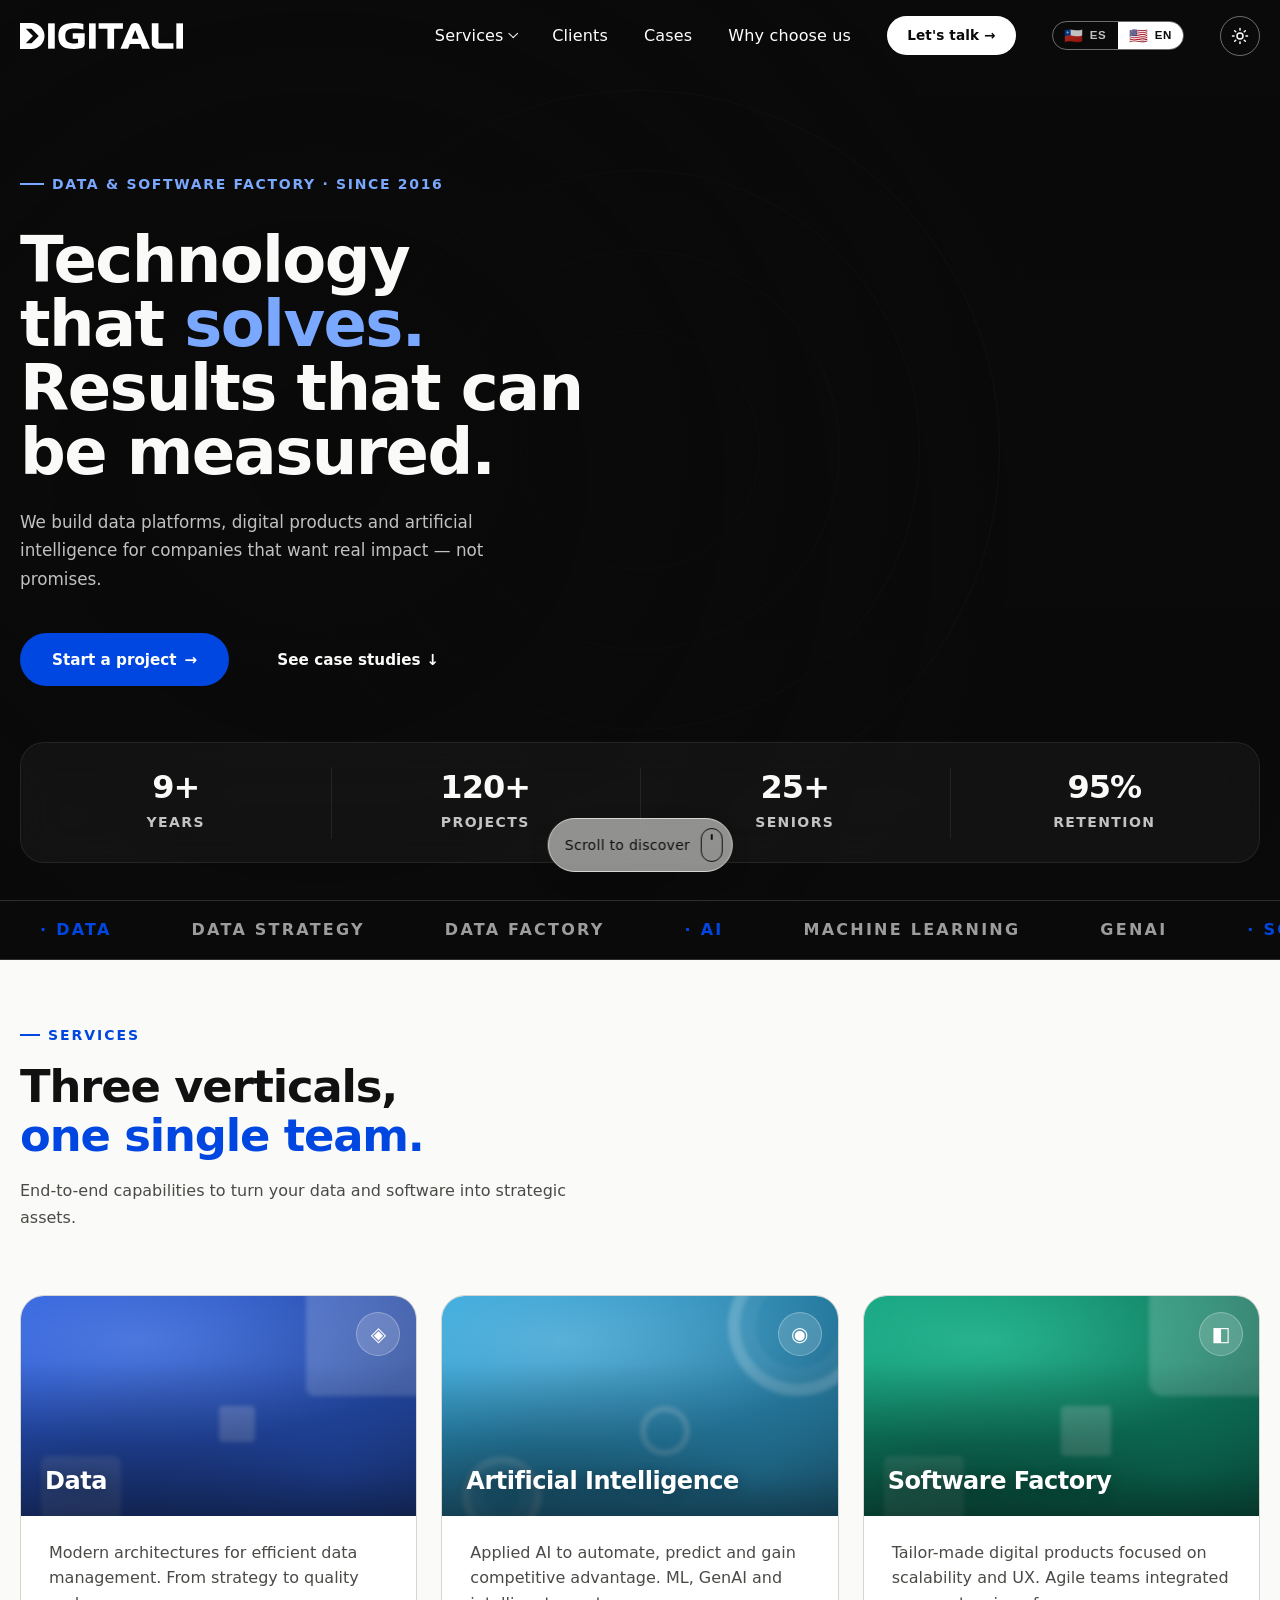
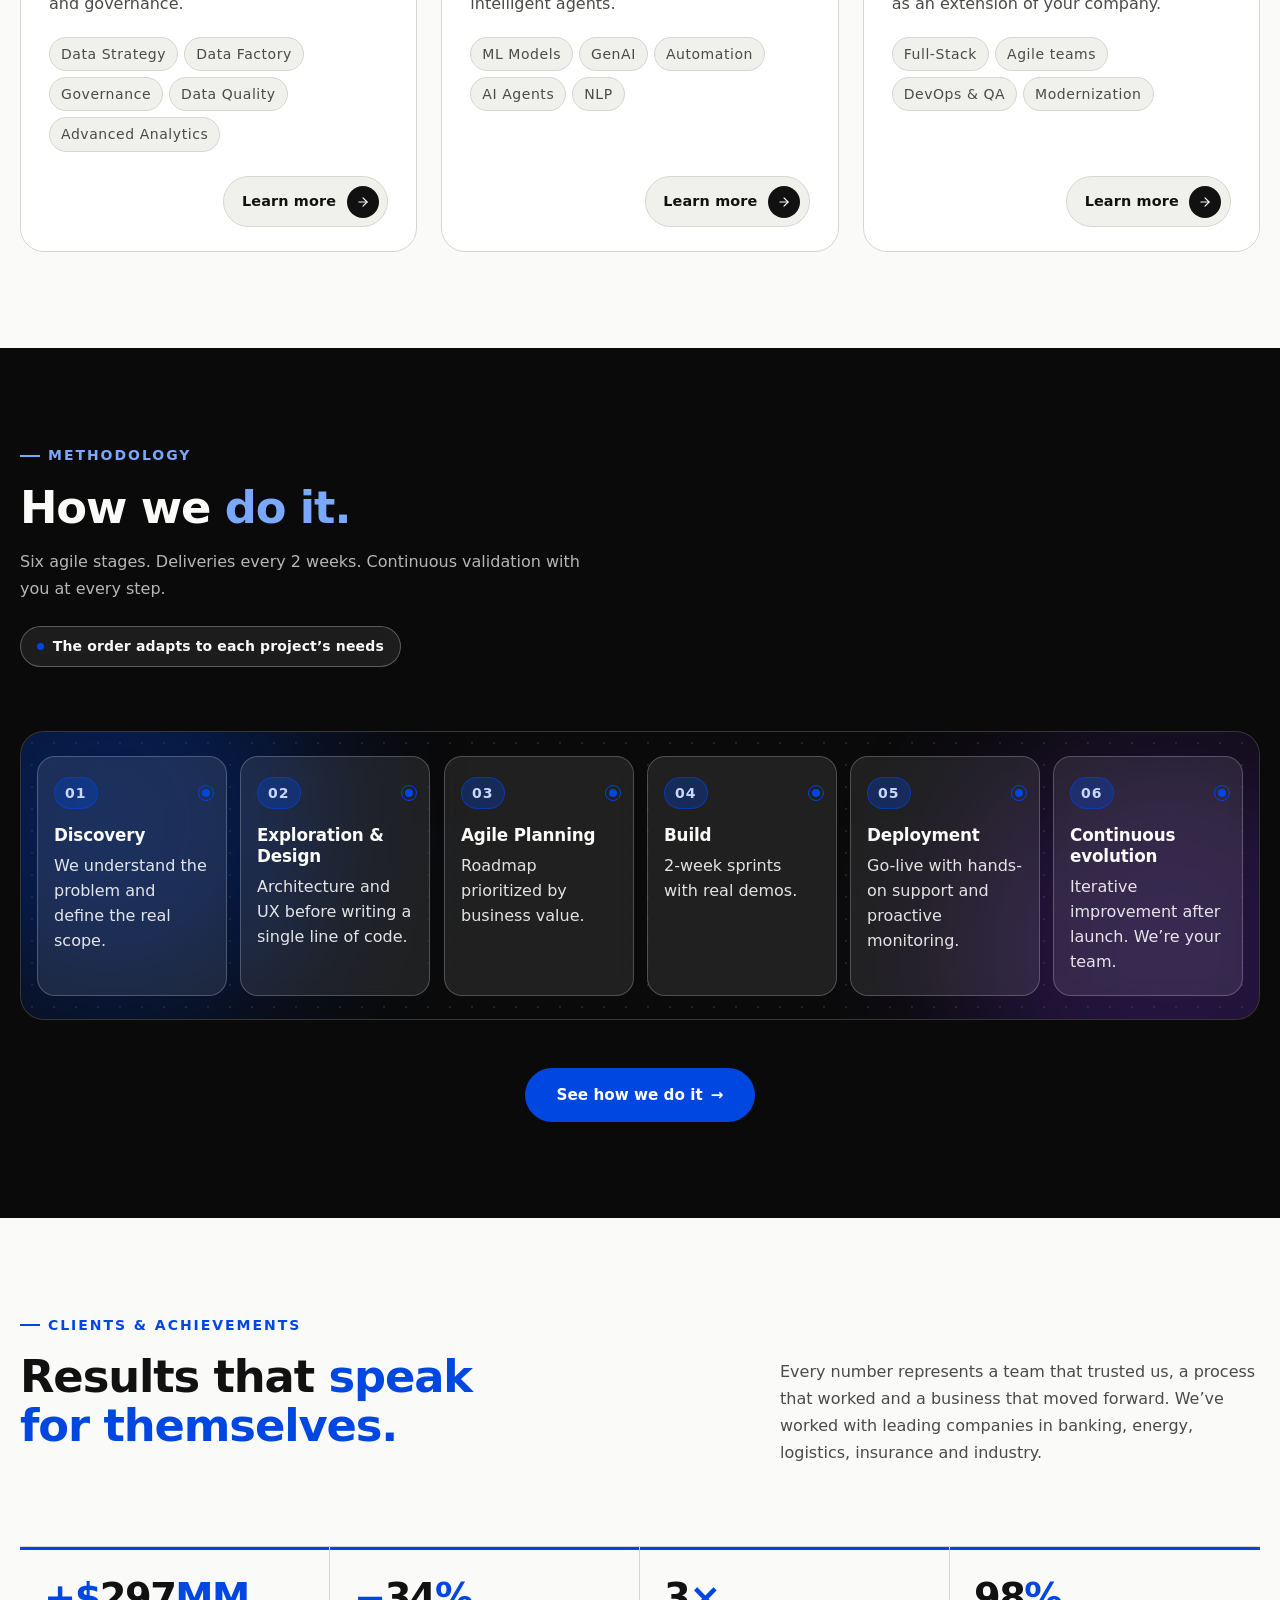
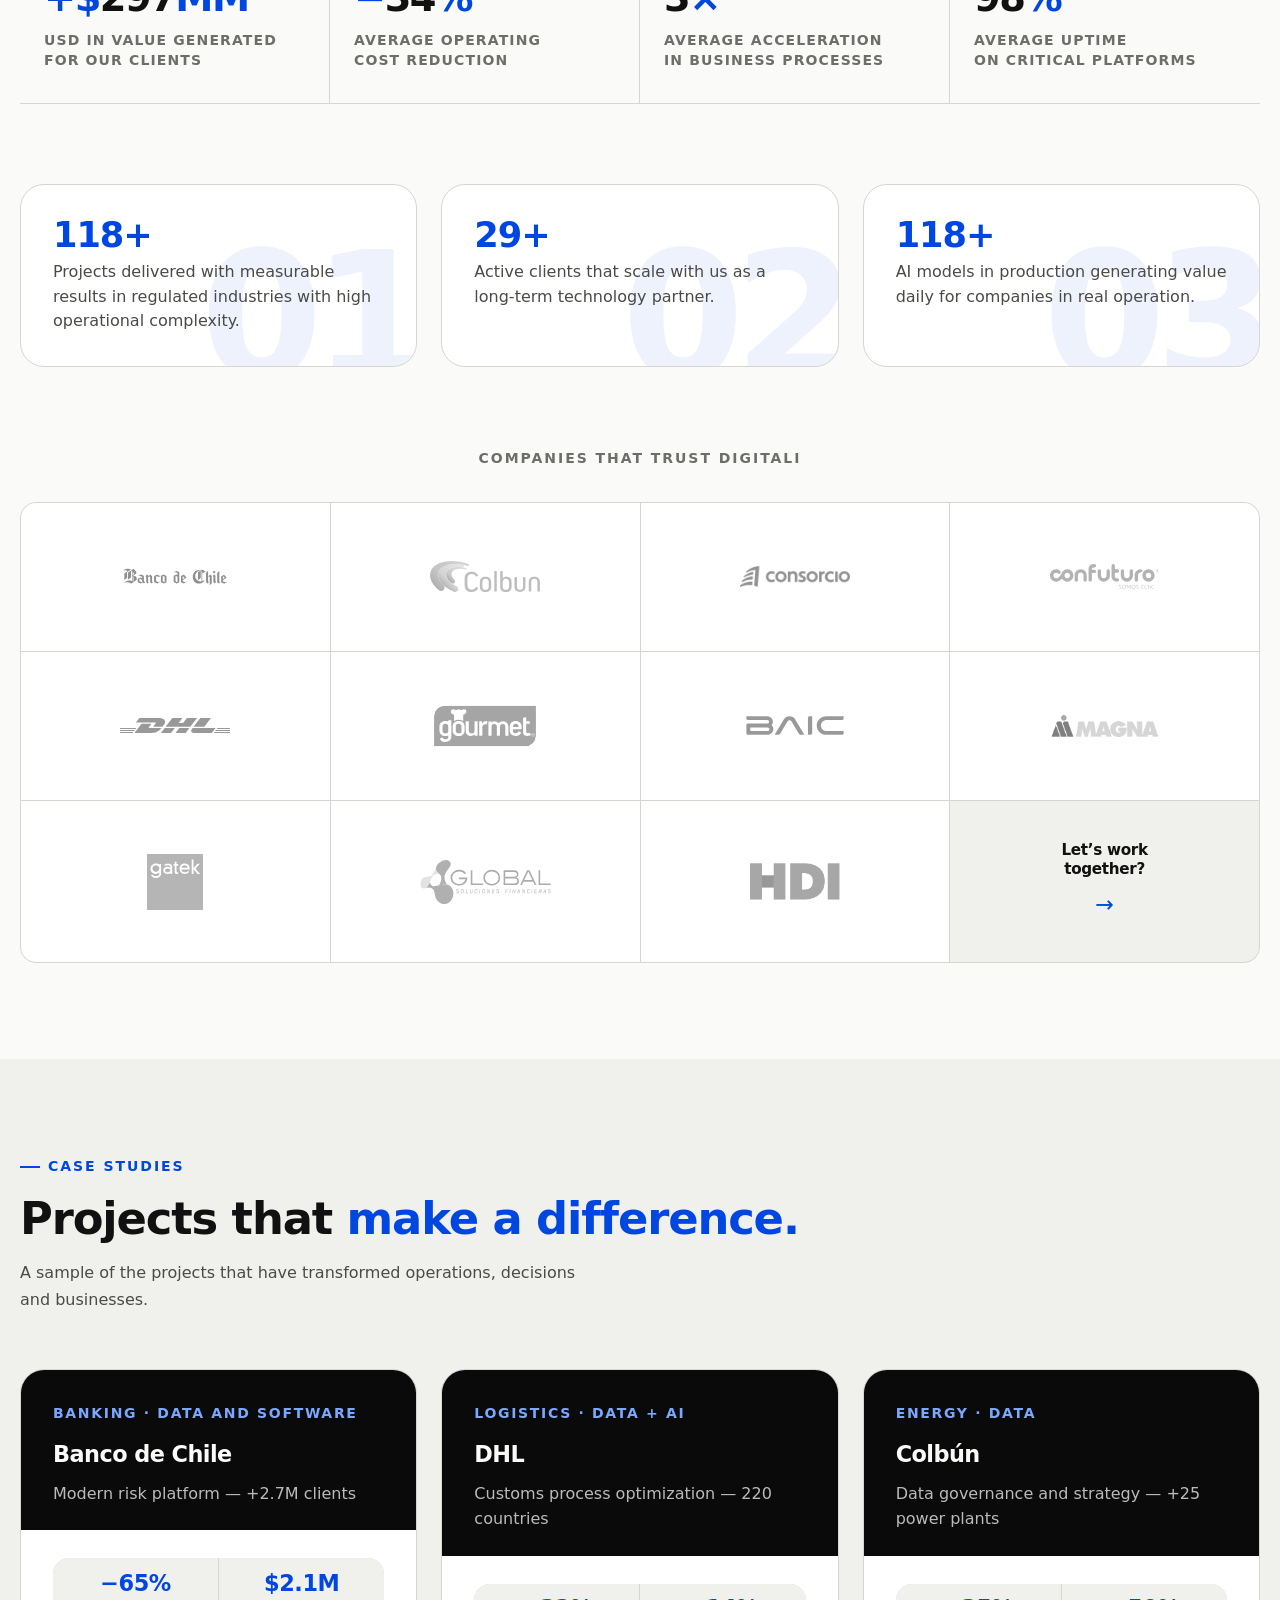
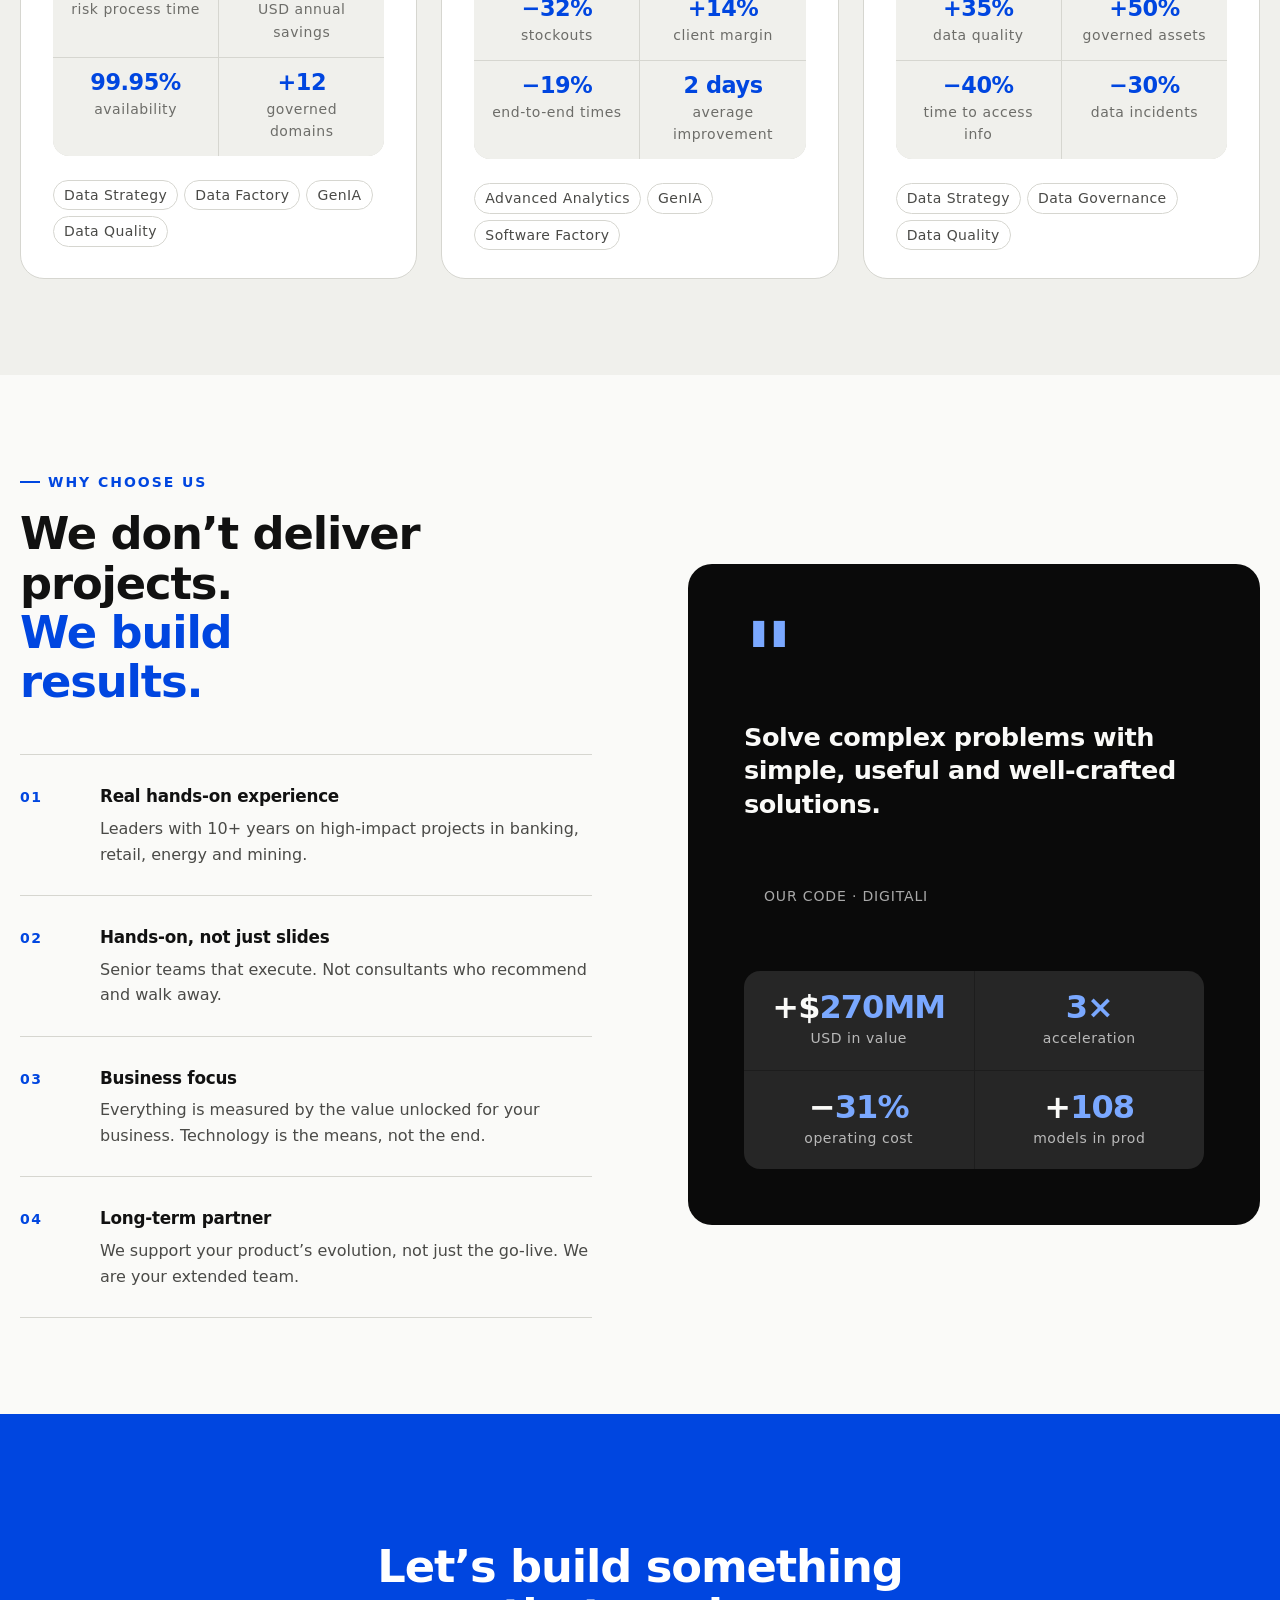
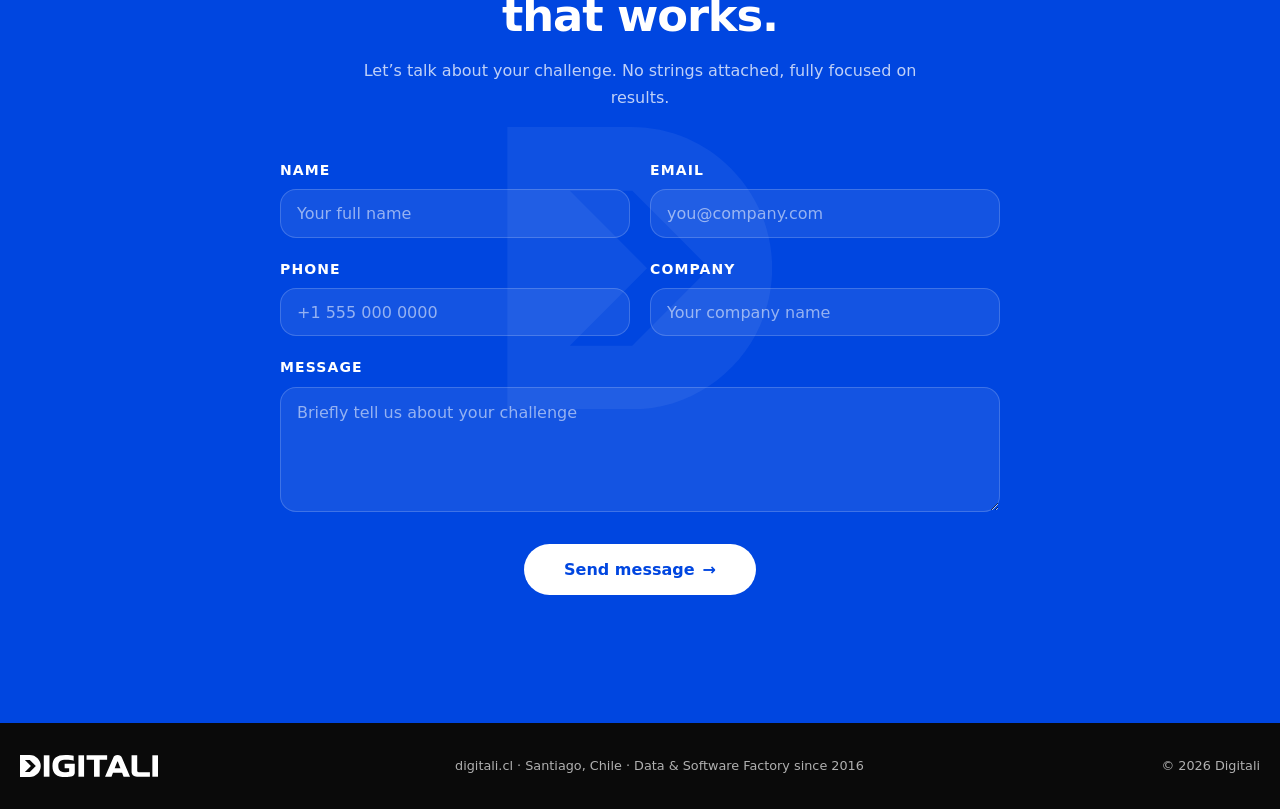
<file: index.html>
<!DOCTYPE html>
<html lang="es" data-theme="light">

<head>
  <meta charset="UTF-8">
  <meta name="viewport" content="width=device-width, initial-scale=1.0">

  <!-- Primary meta -->
  <title>Digitali · Data &amp; Software Factory en Chile</title>
  <meta name="description"
    content="Digitali construye plataformas de datos, productos digitales e inteligencia artificial para empresas que quieren transformar su negocio. +120 proyectos, +9 años, equipo end-to-end.">
  <meta name="keywords" content="data factory, software factory, inteligencia artificial, IA, machine learning, GenAI, data strategy, data governance, consultora datos Chile, Santiago, Digitali">
  <meta name="author" content="Digitali">
  <meta name="robots" content="index, follow, max-image-preview:large">
  <meta name="theme-color" content="#0046E0">
  <link rel="canonical" href="https://digitali.cl/">

  <!-- Open Graph -->
  <meta property="og:type" content="website">
  <meta property="og:locale" content="es_CL">
  <meta property="og:site_name" content="Digitali">
  <meta property="og:url" content="https://digitali.cl/">
  <meta property="og:title" content="Digitali · Data &amp; Software Factory en Chile">
  <meta property="og:description"
    content="Plataformas de datos, productos digitales e IA aplicada. End-to-end, desde la estrategia hasta operación continua.">
  <meta property="og:image" content="https://digitali.cl/assets/og-image.png">

  <!-- Twitter Card -->
  <meta name="twitter:card" content="summary_large_image">
  <meta name="twitter:title" content="Digitali · Data &amp; Software Factory">
  <meta name="twitter:description"
    content="Plataformas de datos, productos digitales e IA aplicada para empresas que toman decisiones con confianza.">
  <meta name="twitter:image" content="https://digitali.cl/assets/og-image.png">

  <!-- Assets · preload critical -->
  <link rel="preload" as="image" type="image/svg+xml" href="assets/digitali-logo.svg" fetchpriority="high">
  <link rel="stylesheet" href="css/tokens.css">
  <link rel="stylesheet" href="css/style.css">
  <link rel="icon" type="image/svg+xml" href="assets/favicon.svg">

  <!-- Structured data · Organization -->
  <script type="application/ld+json">
  {
    "@context": "https://schema.org",
    "@type": "Organization",
    "name": "Digitali",
    "alternateName": "Digitali Data & Software Factory",
    "url": "https://digitali.cl",
    "logo": "https://digitali.cl/assets/digitali-logo.svg",
    "description": "Data & Software Factory en Chile. Construimos plataformas de datos, productos digitales e inteligencia artificial.",
    "foundingDate": "2016",
    "address": {
      "@type": "PostalAddress",
      "addressLocality": "Santiago",
      "addressCountry": "CL"
    },
    "areaServed": { "@type": "Country", "name": "Chile" },
    "knowsAbout": ["Data Strategy", "Data Governance", "Machine Learning", "Inteligencia Artificial Generativa", "Software Factory", "Cloud", "Analytics"]
  }
  </script>

  <!-- Structured data · Website with SearchAction -->
  <script type="application/ld+json">
  {
    "@context": "https://schema.org",
    "@type": "WebSite",
    "name": "Digitali",
    "url": "https://digitali.cl/",
    "inLanguage": "es-CL"
  }
  </script>
</head>

<body>

  <a href="#main" class="skip-link" data-i18n="skip.main">Saltar al contenido principal</a>

  <!-- Shared nav + mobile menu (injected by js/partials.js) -->
  <div data-include="header"></div>

  <main id="main">

  <!-- SCROLL HINT -->
  <a href="#services" class="scroll-hint" id="scrollHint" data-i18n-attr="aria-label:aria.scroll_services" aria-label="Bajar a la sección de servicios">
    <span class="scroll-hint-label" data-i18n="hero.scroll_hint">Desliza para descubrir</span>
    <span class="scroll-hint-mouse" aria-hidden="true">
      <span class="scroll-hint-wheel"></span>
    </span>
  </a>

  <!-- HERO -->
  <section id="hero" class="hero-banner" aria-labelledby="hero-title">
    <video class="hero-video" autoplay muted loop playsinline preload="auto" aria-hidden="true">
      <source src="assets/hero.mp4" type="video/mp4">
    </video>

    <div class="hero-rings" aria-hidden="true">
      <div class="hero-ring"></div>
      <div class="hero-ring"></div>
      <div class="hero-ring"></div>
      <div class="hero-ring"></div>
    </div>

    <div class="hero-overlay" aria-hidden="true"></div>

    <div class="hero-content">
      <div class="hero-left">
        <div class="hero-eyebrow" data-i18n="hero.eyebrow">Data &amp; Software Factory · Desde 2016</div>
        <h1 id="hero-title" class="hero-title" data-i18n-html="hero.title">
          Tecnología<br>que <em>resuelve.</em><br>Resultados<br>que se miden.
        </h1>
        <p class="hero-subtitle" data-i18n="hero.subtitle">
          Construimos plataformas de datos, productos digitales e inteligencia artificial para empresas que quieren
          impacto real — no promesas.
        </p>
        <div class="hero-actions">
          <a href="#cta" class="btn-primary"><span data-i18n="hero.cta.start">Iniciar proyecto</span><span aria-hidden="true"> →</span></a>
          <a href="#cases" class="btn-ghost"><span data-i18n="hero.cta.cases">Ver casos de éxito</span><span aria-hidden="true"> ↓</span></a>
        </div>
      </div>
      <div class="hero-right">
        <div class="hero-stats">
          <div class="stat-cell">
            <div class="stat-num"><span data-count="9" data-suffix="+">0</span></div>
            <div class="stat-lbl" data-i18n="hero.stats.years">Años</div>
          </div>
          <div class="stat-cell">
            <div class="stat-num"><span data-count="120" data-suffix="+">0</span></div>
            <div class="stat-lbl" data-i18n="hero.stats.projects">Proyectos</div>
          </div>
          <div class="stat-cell">
            <div class="stat-num"><span data-count="25" data-suffix="+">0</span></div>
            <div class="stat-lbl" data-i18n="hero.stats.seniors">Seniors</div>
          </div>
          <div class="stat-cell">
            <div class="stat-num"><span data-count="95" data-suffix="%">0</span></div>
            <div class="stat-lbl" data-i18n="hero.stats.retention">NPS</div>
          </div>
        </div>
      </div>
    </div>
  </section>

  <!-- SERVICES -->
  <section id="services" aria-labelledby="services-title">
    <!-- MARQUEE (encabezado de la sección) -->
    <div class="marquee-wrap" aria-hidden="true">
      <div class="marquee-track">
        <span class="marquee-item accent"><span data-i18n="marquee.data">· Datos</span></span>
        <span class="marquee-item">Data Strategy</span>
        <span class="marquee-item">Data Factory</span>
        <span class="marquee-item accent"><span data-i18n="marquee.ai">· IA</span></span>
        <span class="marquee-item">Machine Learning</span>
        <span class="marquee-item">GenAI</span>
        <span class="marquee-item accent">· Software</span>
        <span class="marquee-item">Full-Stack</span>
        <span class="marquee-item">DevOps</span>
        <span class="marquee-item">Agile</span>
        <span class="marquee-item accent">· Cloud</span>
        <span class="marquee-item">Databricks</span>
        <span class="marquee-item">Snowflake</span>
        <span class="marquee-item">AWS</span>
        <span class="marquee-item">Azure</span>
        <span class="marquee-item">GCP</span>
        <span class="marquee-item accent"><span data-i18n="marquee.data">· Datos</span></span>
        <span class="marquee-item">Data Strategy</span>
        <span class="marquee-item">Data Factory</span>
        <span class="marquee-item accent"><span data-i18n="marquee.ai">· IA</span></span>
        <span class="marquee-item">Machine Learning</span>
        <span class="marquee-item">GenAI</span>
        <span class="marquee-item accent">· Software</span>
        <span class="marquee-item">Full-Stack</span>
        <span class="marquee-item">DevOps</span>
        <span class="marquee-item">Agile</span>
        <span class="marquee-item accent">· Cloud</span>
        <span class="marquee-item">Databricks</span>
        <span class="marquee-item">Snowflake</span>
        <span class="marquee-item">AWS</span>
        <span class="marquee-item">Azure</span>
        <span class="marquee-item">GCP</span>
      </div>
    </div>

    <div class="services-header reveal">
      <div class="section-eyebrow" data-i18n="services.eyebrow">Servicios</div>
      <h2 id="services-title" class="section-title" data-i18n-html="services.title">Tres verticales,<br><em>un solo equipo.</em></h2>
      <p class="section-sub" data-i18n="services.sub">Capacidades end-to-end para que el dato y el software sean activos estratégicos de tu
        empresa.</p>
    </div>
    <div class="services-grid">
      <article class="service-card reveal reveal-delay-1" data-service="data">
        <div class="service-media">
          <span class="service-media-orb"></span>
          <span class="service-media-orb"></span>
          <span class="service-media-orb"></span>
          <div class="service-media-icon" aria-hidden="true">◈</div>
          <div class="service-media-overlay">
            <h3 class="service-name" data-i18n="submenu.data.title">Datos</h3>
          </div>
        </div>
        <div class="service-body">
          <p class="service-desc" data-i18n="services.data.desc">Arquitecturas modernas para la gestión eficiente de datos. Desde la estrategia hasta la
            calidad y gobierno.</p>
          <div class="service-tags">
            <span class="tag">Data Strategy</span>
            <span class="tag">Data Factory</span>
            <span class="tag">Governance</span>
            <span class="tag">Data Quality</span>
            <span class="tag">Advanced Analytics</span>
          </div>
          <a href="services/data.html" class="service-cta">
            <span class="service-cta-label" data-i18n="services.cta_more">Conocer más</span>
            <span class="service-cta-icon" aria-hidden="true">
              <svg viewBox="0 0 24 24" fill="none" stroke="currentColor" stroke-width="2"
                stroke-linecap="round" stroke-linejoin="round">
                <line x1="5" y1="12" x2="19" y2="12" />
                <polyline points="12 5 19 12 12 19" />
              </svg>
            </span>
          </a>
        </div>
      </article>
      <article class="service-card reveal reveal-delay-2" data-service="ai">
        <div class="service-media">
          <span class="service-media-orb"></span>
          <span class="service-media-orb"></span>
          <span class="service-media-orb"></span>
          <div class="service-media-icon" aria-hidden="true">◉</div>
          <div class="service-media-overlay">
            <h3 class="service-name" data-i18n="submenu.ai.title">Inteligencia Artificial</h3>
          </div>
        </div>
        <div class="service-body">
          <p class="service-desc" data-i18n="services.ai.desc">IA aplicada para automatizar, predecir y ganar ventaja competitiva. ML, GenAI y agentes
            inteligentes.</p>
          <div class="service-tags">
            <span class="tag" data-i18n="services.ai.tag1">Modelos ML</span>
            <span class="tag">GenAI</span>
            <span class="tag" data-i18n="services.ai.tag3">Automatización</span>
            <span class="tag" data-i18n="services.ai.tag4">Agentes IA</span>
            <span class="tag">NLP</span>
          </div>
          <a href="services/artificial-intelligence.html" class="service-cta">
            <span class="service-cta-label" data-i18n="services.cta_more">Conocer más</span>
            <span class="service-cta-icon" aria-hidden="true">
              <svg viewBox="0 0 24 24" fill="none" stroke="currentColor" stroke-width="2"
                stroke-linecap="round" stroke-linejoin="round">
                <line x1="5" y1="12" x2="19" y2="12" />
                <polyline points="12 5 19 12 12 19" />
              </svg>
            </span>
          </a>
        </div>
      </article>
      <article class="service-card reveal reveal-delay-3" data-service="software">
        <div class="service-media">
          <span class="service-media-orb"></span>
          <span class="service-media-orb"></span>
          <span class="service-media-orb"></span>
          <div class="service-media-icon" aria-hidden="true">◧</div>
          <div class="service-media-overlay">
            <h3 class="service-name" data-i18n="submenu.sw.title">Software Factory</h3>
          </div>
        </div>
        <div class="service-body">
          <p class="service-desc" data-i18n="services.sw.desc">Productos digitales a medida con foco en escalabilidad y UX. Equipos ágiles integrados
            como extensión de tu empresa.</p>
          <div class="service-tags">
            <span class="tag">Full-Stack</span>
            <span class="tag" data-i18n="services.sw.tag2">Equipos ágiles</span>
            <span class="tag">DevOps & QA</span>
            <span class="tag" data-i18n="services.sw.tag4">Modernización</span>
          </div>
          <a href="services/software-factory.html" class="service-cta">
            <span class="service-cta-label" data-i18n="services.cta_more">Conocer más</span>
            <span class="service-cta-icon" aria-hidden="true">
              <svg viewBox="0 0 24 24" fill="none" stroke="currentColor" stroke-width="2"
                stroke-linecap="round" stroke-linejoin="round">
                <line x1="5" y1="12" x2="19" y2="12" />
                <polyline points="12 5 19 12 12 19" />
              </svg>
            </span>
          </a>
        </div>
      </article>
    </div>
  </section>

  <!-- HOW -->
  <section id="how" aria-labelledby="how-title">
    <div class="how-header reveal">
      <div class="section-eyebrow" data-i18n="how.eyebrow">Metodología</div>
      <h2 id="how-title" class="section-title" data-i18n-html="how.title">Cómo lo <em>hacemos.</em></h2>
      <p class="section-sub" data-i18n="how.sub">Seis etapas ágiles. Entregas cada 2 semanas. Validación continua contigo en cada paso.</p>
      <div class="how-tag">
        <span class="how-tag-dot" aria-hidden="true"></span>
        <span data-i18n="how.tag_note">El orden se adapta a las necesidades de cada proyecto</span>
      </div>
    </div>
    <div class="steps-flow reveal" id="stepsFlow" data-i18n-attr="aria-label:aria.steps_flow" aria-label="Etapas del proyecto, orden adaptable">
      <span class="steps-flow-glow steps-flow-glow-1" aria-hidden="true"></span>
      <span class="steps-flow-glow steps-flow-glow-2" aria-hidden="true"></span>
      <article class="step-chip">
        <div class="step-chip-inner">
          <div class="step-chip-head">
            <span class="step-chip-num" aria-hidden="true">01</span>
            <span class="step-chip-pulse" aria-hidden="true"></span>
          </div>
          <h3 class="step-chip-name" data-i18n="how.step.1.name">Descubrimiento</h3>
          <p class="step-chip-desc" data-i18n="how.step.1.desc">Entendemos el problema y definimos el alcance real.</p>
        </div>
      </article>
      <article class="step-chip">
        <div class="step-chip-inner">
          <div class="step-chip-head">
            <span class="step-chip-num" aria-hidden="true">02</span>
            <span class="step-chip-pulse" aria-hidden="true"></span>
          </div>
          <h3 class="step-chip-name" data-i18n="how.step.2.name">Exploración &amp; Diseño</h3>
          <p class="step-chip-desc" data-i18n="how.step.2.desc">Arquitectura y UX antes de escribir una línea de código.</p>
        </div>
      </article>
      <article class="step-chip">
        <div class="step-chip-inner">
          <div class="step-chip-head">
            <span class="step-chip-num" aria-hidden="true">03</span>
            <span class="step-chip-pulse" aria-hidden="true"></span>
          </div>
          <h3 class="step-chip-name" data-i18n="how.step.3.name">Planificación Ágil</h3>
          <p class="step-chip-desc" data-i18n="how.step.3.desc">Roadmap priorizado por valor de negocio.</p>
        </div>
      </article>
      <article class="step-chip">
        <div class="step-chip-inner">
          <div class="step-chip-head">
            <span class="step-chip-num" aria-hidden="true">04</span>
            <span class="step-chip-pulse" aria-hidden="true"></span>
          </div>
          <h3 class="step-chip-name" data-i18n="how.step.4.name">Construcción</h3>
          <p class="step-chip-desc" data-i18n="how.step.4.desc">Sprints de 2 semanas con demos reales.</p>
        </div>
      </article>
      <article class="step-chip">
        <div class="step-chip-inner">
          <div class="step-chip-head">
            <span class="step-chip-num" aria-hidden="true">05</span>
            <span class="step-chip-pulse" aria-hidden="true"></span>
          </div>
          <h3 class="step-chip-name" data-i18n="how.step.5.name">Despliegue</h3>
          <p class="step-chip-desc" data-i18n="how.step.5.desc">Go-live con acompañamiento y monitoreo proactivo.</p>
        </div>
      </article>
      <article class="step-chip">
        <div class="step-chip-inner">
          <div class="step-chip-head">
            <span class="step-chip-num" aria-hidden="true">06</span>
            <span class="step-chip-pulse" aria-hidden="true"></span>
          </div>
          <h3 class="step-chip-name" data-i18n="how.step.6.name">Evolución continua</h3>
          <p class="step-chip-desc" data-i18n="how.step.6.desc">Mejora iterativa post-lanzamiento. Somos tu equipo.</p>
        </div>
      </article>
    </div>
    <div class="how-cta reveal">
      <a href="how-we-do-it.html" class="btn-primary"><span data-i18n="how.cta_button">Conoce cómo lo hacemos</span><span aria-hidden="true"> →</span></a>
    </div>
  </section>

  <!-- ACHIEVEMENTS / CLIENTES Y LOGROS -->
  <section id="achievements" aria-labelledby="achievements-title">
    <div class="achievements-header">
      <div class="reveal">
        <div class="section-eyebrow" data-i18n="achievements.eyebrow">Clientes &amp; Logros</div>
        <h2 id="achievements-title" class="section-title" data-i18n-html="achievements.title">Resultados que <em>hablan<br>por nosotros.</em></h2>
      </div>
      <div class="achievements-header-right reveal reveal-delay-1" data-i18n="achievements.intro">
        Cada número representa un equipo que confió, un proceso que funcionó y un negocio que avanzó. Hemos trabajado
        con empresas líderes en banca, energía, logística, seguros e industria.
      </div>
    </div>

    <!-- Números grandes animados -->
    <div class="achievements-numbers">
      <div class="achievement-cell" data-animate>
        <div class="achievement-number">
          <span class="prefix">+$</span><span class="num" data-count="300">0</span><span class="suffix">MM</span>
        </div>
        <div class="achievement-label" data-i18n-html="achievements.num1.label">USD en valor generado<br>para nuestros clientes</div>
      </div>
      <div class="achievement-cell" data-animate>
        <div class="achievement-number">
          <span class="prefix">−</span><span class="num" data-count="35">0</span><span class="suffix">%</span>
        </div>
        <div class="achievement-label" data-i18n-html="achievements.num2.label">Costo promedio<br>de operación reducido</div>
      </div>
      <div class="achievement-cell" data-animate>
        <div class="achievement-number">
          <span class="num" data-count="4">0</span><span class="suffix">×</span>
        </div>
        <div class="achievement-label" data-i18n-html="achievements.num3.label">Aceleración promedio<br>en procesos de negocio</div>
      </div>
      <div class="achievement-cell" data-animate>
        <div class="achievement-number">
          <span class="num" data-count="99" data-decimal="9">0</span><span class="suffix">%</span>
        </div>
        <div class="achievement-label" data-i18n-html="achievements.num4.label">Uptime promedio<br>en plataformas críticas</div>
      </div>
    </div>

    <!-- Highlights cards -->
    <div class="highlights-grid">
      <div class="highlight-card reveal">
        <div class="highlight-icon">01</div>
        <div class="highlight-value"><span data-count="120" data-suffix="+">0</span></div>
        <p class="highlight-text" data-i18n="highlight.1.text">Proyectos entregados con resultados medibles en industrias reguladas y de alta
          complejidad operacional.</p>
      </div>
      <div class="highlight-card reveal reveal-delay-1">
        <div class="highlight-icon">02</div>
        <div class="highlight-value"><span data-count="30" data-suffix="+">0</span></div>
        <p class="highlight-text" data-i18n="highlight.2.text">Clientes activos que escalan con nosotros como partner tecnológico de largo plazo.</p>
      </div>
      <div class="highlight-card reveal reveal-delay-2">
        <div class="highlight-icon">03</div>
        <div class="highlight-value"><span data-count="120" data-suffix="+">0</span></div>
        <p class="highlight-text" data-i18n="highlight.3.text">Modelos de IA en producción generando valor diariamente para empresas en operación
          real.</p>
      </div>
    </div>

    <!-- Clients wall -->
    <div class="clients-band-title" data-i18n="clients.band_title">Empresas que confían en Digitali</div>
    <div class="clients-wall">
      <div class="client-tile">
        <span class="client-tile-bg" style="background-image: url('assets/clients-logo/bancodechile-bg.webp')"></span>
        <img loading="lazy" decoding="async" src="assets/clients-logo/bancodechile-logo.svg" alt="Banco de Chile">
      </div>
      <div class="client-tile">
        <span class="client-tile-bg" style="background-image: url('assets/clients-logo/colbun-bg.jpg')"></span>
        <img loading="lazy" decoding="async" src="assets/clients-logo/colbun-logo.svg" alt="Colbún">
      </div>
      <div class="client-tile">
        <span class="client-tile-bg" style="background-image: url('assets/clients-logo/consorcio-bg.webp')"></span>
        <img loading="lazy" decoding="async" src="assets/clients-logo/consorcio-logo.webp" alt="Consorcio">
      </div>
      <div class="client-tile">
        <span class="client-tile-bg" style="background-image: url('assets/clients-logo/confuturo-bg.jpg')"></span>
        <img loading="lazy" decoding="async" src="assets/clients-logo/confuturo-logo.svg" alt="Confuturo">
      </div>
      <div class="client-tile">
        <span class="client-tile-bg" style="background-image: url('assets/clients-logo/dhl-bg.png')"></span>
        <img loading="lazy" decoding="async" src="assets/clients-logo/dhl-logo.svg" alt="DHL">
      </div>
      <div class="client-tile client-tile--gourmet">
        <span class="client-tile-bg" style="background-image: url('assets/clients-logo/gourmet-bg.jpg')"></span>
        <span class="logo-swap">
          <img class="logo-default" src="assets/clients-logo/gourmet-logo.svg" alt="Gourmet">
          <img class="logo-hover" src="assets/clients-logo/gourmet-logo-negativo.svg" alt="Gourmet">
        </span>
      </div>
      <div class="client-tile">
        <span class="client-tile-bg" style="background-image: url('assets/clients-logo/baic-bg.jpg')"></span>
        <img loading="lazy" decoding="async" src="assets/clients-logo/baic-logo.svg" alt="BAIC Latam">
      </div>
      <div class="client-tile">
        <span class="client-tile-bg" style="background-image: url('assets/clients-logo/magna-bg.jpeg')"></span>
        <img loading="lazy" decoding="async" src="assets/clients-logo/magna-logo.png" alt="Magna">
      </div>
      <div class="client-tile client-tile--gatek">
        <span class="client-tile-bg" style="background-image: url('assets/clients-logo/gatek-bg.jpg')"></span>
        <svg class="gatek-logo gatek-logo--default" viewBox="0 0 146.625 146.625" role="img" aria-label="Gatek" xmlns="http://www.w3.org/2000/svg">
          <rect class="gatek-square" width="146.625" height="146.625"/>
          <g class="gatek-letters">
            <path d="M81.603,30.584v-4.327h-4.327v-6.19h-4.648v6.19h-3.04v4.327h3.04c0,0,0,10.879,0,13.652 c0,2.773-0.379,8.081,4.312,8.081c2.192,0,4.619,0,4.619,0l-0.013-4.631c0,0-1.463,0-2.193,0c-2.397,0-2.076-2.515-2.076-3.45 V30.584H81.603z"/>
            <polygon points="138.932,52.306 126.973,38.536 138.494,25.831 132.092,25.831 121.713,37.168 121.713,14.429 117.064,14.429 117.064,52.277 121.713,52.277 121.713,40.061 132.529,52.306"/>
            <path d="M36.873,25.907h-4.648v2.155c-2.453-2.139-5.662-3.445-9.187-3.445c-7.69,0-13.923,6.171-13.923,13.784 c0,7.614,6.233,13.785,13.923,13.785c3.525,0,6.734-1.307,9.187-3.445c0,0,0,0.583,0,3.477c0,2.894-2.5,5.664-9.209,5.664 c-6.709,0-9.034-4.523-9.034-4.523l-3.566,2.543c0,0,3.72,6.885,12.6,6.885c8.88,0,13.857-4.78,13.857-10.568V25.907z M23.283,46.81c-4.938,0-8.94-3.829-8.94-8.553c0-4.724,4.002-8.553,8.94-8.553s8.94,3.829,8.94,8.553 C32.223,42.98,28.22,46.81,23.283,46.81z"/>
            <path d="M54.325,25.538c-5.349,0-8.506,1.904-9.164,2.562l1.652,3.274c0,0,1.988-2.105,7.47-2.105 c5.745,0,7.06,2.825,7.06,4.707v2.336c-2.023-1.699-4.824-2.752-7.922-2.752c-6.167,0-10.891,3.062-10.891,9.187 c0,6.125,4.724,9.449,10.891,9.449c3.098,0,5.899-1.053,7.922-2.752v2.775h4.648V33.976C65.991,31.344,65.815,25.538,54.325,25.538 z M54.173,47.658c-3.669,0-6.644-2.14-6.644-4.78c0-2.64,2.974-4.78,6.644-4.78s6.644,2.14,6.644,4.78 C60.816,45.518,57.842,47.658,54.173,47.658z"/>
            <path d="M111.598,40.466c0.11-3.385,0.101-6.276-0.848-8.365c-2.31-5.086-6.303-7.241-12.191-7.241 c-6.908,0-13.185,4.767-13.185,13.238c0,8.069,4.429,14.208,13.587,14.208c4.887,0,9.221-2.119,11.467-5.584l-3.215-2.353 c-2.544,2.792-4.727,3.645-8.148,3.645c-5.227,0-8.848-3.416-8.848-7.292l0.035-0.113C90.252,40.609,111.598,40.521,111.598,40.466 z M98.441,29.152c4.263,0,8.216,3.049,8.216,6.924c-0.058,0-16.284-0.007-16.284,0C90.373,32.201,94.18,29.152,98.441,29.152z"/>
          </g>
        </svg>
        <svg class="gatek-logo gatek-logo--hover" viewBox="0 0 147 147" fill="none" aria-hidden="true" xmlns="http://www.w3.org/2000/svg">
          <path class="gatek-cutout" fill-rule="evenodd" clip-rule="evenodd" d="M146.625 146.625H0V0H146.625V146.625ZM23.0381 24.6172C15.3482 24.6173 9.11523 30.7884 9.11523 38.4014C9.11533 46.0152 15.3482 52.1864 23.0381 52.1865C26.5631 52.1865 29.7726 50.8792 32.2256 48.7412V52.2178C32.2256 55.1117 29.7253 57.8817 23.0166 57.8818C16.3349 57.8818 14.0013 53.3959 13.9824 53.3594L10.416 55.9023C10.4249 55.9187 14.1472 62.7871 23.0166 62.7871C31.8964 62.787 36.873 58.0067 36.873 52.2188V25.9072H32.2256V28.0625C29.7726 25.9235 26.5631 24.6172 23.0381 24.6172ZM72.6279 26.2568H69.5879V30.584H72.6279V44.2363C72.6279 47.0094 72.2492 52.317 76.9395 52.3174H81.5586L81.5459 47.6855C81.5459 47.6855 80.0825 47.6855 79.3525 47.6855C76.9563 47.6853 77.2772 45.1716 77.2773 44.2363V30.584H81.6025V26.2568H77.2764V20.0674H72.6279V26.2568ZM117.064 52.2773H121.714V40.0615L132.529 52.3066H138.933L126.974 38.5361L138.494 25.8311H132.093L121.714 37.168V14.4297H117.064V52.2773ZM98.5576 24.8604C91.6498 24.8605 85.3731 29.627 85.373 38.0977C85.373 46.1666 89.802 52.3056 98.96 52.3057C103.847 52.3057 108.181 50.1867 110.427 46.7217L107.212 44.3691C104.668 47.1609 102.485 48.0136 99.0645 48.0137C93.8375 48.0137 90.2158 44.5977 90.2158 40.7217L90.251 40.6084C90.251 40.6084 111.54 40.5208 111.597 40.4658C111.707 37.0808 111.698 34.1896 110.749 32.1006C108.439 27.0148 104.446 24.8604 98.5576 24.8604ZM54.3242 25.5381C48.9757 25.5381 45.8185 27.4415 45.1602 28.0996L46.8125 31.374C46.8308 31.3548 48.8256 29.2695 54.2822 29.2695C60.0272 29.2695 61.3428 32.0946 61.3428 33.9766V36.3125C59.3198 34.6135 56.5179 33.5605 53.4199 33.5605C47.2531 33.5607 42.5293 36.6222 42.5293 42.7471C42.5293 48.8719 47.2531 52.1962 53.4199 52.1963C56.5179 52.1963 59.3198 51.1433 61.3428 49.4443V52.2188H65.9902V33.9766C65.9902 31.3446 65.8142 25.5381 54.3242 25.5381ZM54.1719 38.0977C57.8418 38.0977 60.8163 40.238 60.8164 42.8779C60.8154 45.5179 57.8409 47.6582 54.1719 47.6582C50.5031 47.658 47.5283 45.5178 47.5283 42.8779C47.5284 40.2381 50.5021 38.0978 54.1719 38.0977ZM23.2832 29.7041C28.2211 29.7041 32.2234 33.533 32.2236 38.2568C32.2236 42.9798 28.2202 46.8105 23.2832 46.8105C18.3452 46.8105 14.3428 42.9808 14.3428 38.2568C14.343 33.533 18.3453 29.7041 23.2832 29.7041ZM98.4404 29.1523C102.703 29.1525 106.656 32.2013 106.656 36.0762C106.598 36.0762 90.3721 36.0692 90.3721 36.0762C90.3721 32.2012 94.1794 29.1523 98.4404 29.1523Z"/>
        </svg>
      </div>
      <div class="client-tile">
        <span class="client-tile-bg" style="background-image: url('assets/clients-logo/globalchile-bg.webp')"></span>
        <img loading="lazy" decoding="async" src="assets/clients-logo/global-logo.svg" alt="Global" style="width: 170px">
      </div>
      <div class="client-tile">
        <span class="client-tile-bg" style="background-image: url('assets/clients-logo/hdi-bg.webp')"></span>
        <img loading="lazy" decoding="async" src="assets/clients-logo/hdi-logo.png" alt="HDI" style="width: 90px">
      </div>
      <a href="#cta" class="client-tile client-tile--cta">
        <span class="client-tile-cta-text" data-i18n-html="clients.cta_text">¿Trabajemos<br>juntos?</span>
        <span class="client-tile-cta-arrow">→</span>
      </a>
    </div>
  </section>

  <!-- CASES -->
  <section id="cases" aria-labelledby="cases-title">
    <div class="reveal">
      <div class="section-eyebrow" data-i18n="cases.eyebrow">Casos de éxito</div>
      <h2 id="cases-title" class="section-title" data-i18n-html="cases.title">Proyectos que <em>marcan diferencia.</em></h2>
      <p class="section-sub" data-i18n="cases.sub">Una muestra de los proyectos que han transformado operaciones, decisiones y negocios.</p>
    </div>
    <div class="cases-grid">
      <div class="case-card reveal reveal-delay-1">
        <div class="case-header">
          <div class="case-industry" data-i18n="case.1.industry">Banca · Datos y Software</div>
          <div class="case-client">Banco de Chile</div>
          <div class="case-project" data-i18n="case.1.project">Plataforma de riesgo moderna — +2,7M clientes</div>
        </div>
        <div class="case-body">
          <div class="case-metrics">
            <div class="metric">
              <div class="metric-val">−65%</div>
              <div class="metric-lbl" data-i18n="case.1.metric1">tiempo proceso riesgo</div>
            </div>
            <div class="metric">
              <div class="metric-val">$2.1M</div>
              <div class="metric-lbl" data-i18n="case.1.metric2">USD ahorro anual</div>
            </div>
            <div class="metric">
              <div class="metric-val">99.95%</div>
              <div class="metric-lbl" data-i18n="case.1.metric3">disponibilidad</div>
            </div>
            <div class="metric">
              <div class="metric-val">+12</div>
              <div class="metric-lbl" data-i18n="case.1.metric4">dominios gobernados</div>
            </div>
          </div>
          <div class="case-caps">
            <span class="cap-tag">Data Strategy</span>
            <span class="cap-tag">Data Factory</span>
            <span class="cap-tag">GenIA</span>
            <span class="cap-tag">Data Quality</span>
          </div>
        </div>
      </div>
      <div class="case-card reveal reveal-delay-2">
        <div class="case-header">
          <div class="case-industry" data-i18n="case.2.industry">Logística · Datos + IA</div>
          <div class="case-client">DHL</div>
          <div class="case-project" data-i18n="case.2.project">Optimización procesos de internación — 220 países</div>
        </div>
        <div class="case-body">
          <div class="case-metrics">
            <div class="metric">
              <div class="metric-val">−32%</div>
              <div class="metric-lbl" data-i18n="case.2.metric1">quiebres de stock</div>
            </div>
            <div class="metric">
              <div class="metric-val">+14%</div>
              <div class="metric-lbl" data-i18n="case.2.metric2">margen con clientes</div>
            </div>
            <div class="metric">
              <div class="metric-val">−19%</div>
              <div class="metric-lbl" data-i18n="case.2.metric3">tiempos end-to-end</div>
            </div>
            <div class="metric">
              <div class="metric-val" data-i18n="case.2.metric4_val">2 días</div>
              <div class="metric-lbl" data-i18n="case.2.metric4">mejora promedio</div>
            </div>
          </div>
          <div class="case-caps">
            <span class="cap-tag">Advanced Analytics</span>
            <span class="cap-tag">GenIA</span>
            <span class="cap-tag">Software Factory</span>
          </div>
        </div>
      </div>
      <div class="case-card reveal reveal-delay-3">
        <div class="case-header">
          <div class="case-industry" data-i18n="case.3.industry">Energía · Datos</div>
          <div class="case-client">Colbún</div>
          <div class="case-project" data-i18n="case.3.project">Gobierno de datos y estrategia — +25 centrales</div>
        </div>
        <div class="case-body">
          <div class="case-metrics">
            <div class="metric">
              <div class="metric-val">+35%</div>
              <div class="metric-lbl" data-i18n="case.3.metric1">calidad de datos</div>
            </div>
            <div class="metric">
              <div class="metric-val">+50%</div>
              <div class="metric-lbl" data-i18n="case.3.metric2">activos gobernados</div>
            </div>
            <div class="metric">
              <div class="metric-val">−40%</div>
              <div class="metric-lbl" data-i18n="case.3.metric3">tiempo acceso info</div>
            </div>
            <div class="metric">
              <div class="metric-val">−30%</div>
              <div class="metric-lbl" data-i18n="case.3.metric4">incidencias datos</div>
            </div>
          </div>
          <div class="case-caps">
            <span class="cap-tag">Data Strategy</span>
            <span class="cap-tag">Data Governance</span>
            <span class="cap-tag">Data Quality</span>
          </div>
        </div>
      </div>
    </div>
  </section>

  <!-- WHY -->
  <section id="why" aria-labelledby="why-title">
    <div class="why-left">
      <div class="section-eyebrow reveal" data-i18n="why.eyebrow">Por qué elegirnos</div>
      <h2 id="why-title" class="section-title reveal" data-i18n-html="why.title">No entregamos<br>proyectos.<br><em>Construimos<br>resultados.</em></h2>
      <div class="reasons-list">
        <div class="reason reveal">
          <div class="reason-num">01</div>
          <div>
            <div class="reason-title" data-i18n="why.reason.1.title">Experiencia real en terreno</div>
            <p class="reason-desc" data-i18n="why.reason.1.desc">Líderes con más de 10 años en proyectos de impacto real en banca, retail, energía y
              minería.</p>
          </div>
        </div>
        <div class="reason reveal reveal-delay-1">
          <div class="reason-num">02</div>
          <div>
            <div class="reason-title" data-i18n="why.reason.2.title">Hands-on, no solo slides</div>
            <p class="reason-desc" data-i18n="why.reason.2.desc">Equipos senior que ejecutan. No consultores que recomiendan y se van.</p>
          </div>
        </div>
        <div class="reason reveal reveal-delay-2">
          <div class="reason-num">03</div>
          <div>
            <div class="reason-title" data-i18n="why.reason.3.title">Foco en el negocio</div>
            <p class="reason-desc" data-i18n="why.reason.3.desc">Todo se mide por el valor que desbloquea para tu empresa. La tecnología es el medio,
              no el fin.</p>
          </div>
        </div>
        <div class="reason reveal reveal-delay-3">
          <div class="reason-num">04</div>
          <div>
            <div class="reason-title" data-i18n="why.reason.4.title">Partner de largo plazo</div>
            <p class="reason-desc" data-i18n="why.reason.4.desc">Acompañamos la evolución de tu producto, no solo el go-live. Somos tu equipo
              extendido.</p>
          </div>
        </div>
      </div>
    </div>
    <div class="why-right reveal">
      <blockquote class="why-quote">
        <div class="quote-mark" aria-hidden="true">"</div>
        <p class="quote-text" data-i18n="why.quote">Resolver problemas complejos con soluciones simples, útiles y bien hechas.</p>
        <footer class="quote-source" data-i18n="why.quote_source">Nuestro código · Digitali</footer>
      </blockquote>
      <div class="why-numbers">
        <div class="why-num-cell">
          <div class="why-num-val">+$<span data-count="300">0</span><span>MM</span></div>
          <div class="why-num-lbl" data-i18n="why.num.1">USD en valor</div>
        </div>
        <div class="why-num-cell">
          <div class="why-num-val"><span data-count="4">0</span><span>×</span></div>
          <div class="why-num-lbl" data-i18n="why.num.2">aceleración</div>
        </div>
        <div class="why-num-cell">
          <div class="why-num-val">−<span data-count="35">0</span><span>%</span></div>
          <div class="why-num-lbl" data-i18n="why.num.3">costo operación</div>
        </div>
        <div class="why-num-cell">
          <div class="why-num-val">+<span data-count="120">0</span></div>
          <div class="why-num-lbl" data-i18n="why.num.4">modelos en prod</div>
        </div>
      </div>
    </div>
  </section>

  <!-- CTA -->
  <section id="cta" aria-labelledby="cta-title">
    <h2 id="cta-title" class="section-title" data-i18n-html="cta.title">Hagamos algo<br>que funcione.</h2>
    <p class="section-sub" data-i18n="cta.sub">Conversemos sobre tu desafío. Sin compromiso, con foco en resultados.</p>

    <form class="cta-form" id="ctaForm" novalidate data-i18n-attr="aria-label:cta.form_aria" aria-label="Formulario de contacto">
      <div class="cta-form-row">
        <div class="cta-field">
          <label for="cta-name" data-i18n="cta.name_label">Nombre</label>
          <input id="cta-name" name="name" type="text" autocomplete="name" required data-i18n-attr="placeholder:cta.name_placeholder" placeholder="Tu nombre completo">
        </div>
        <div class="cta-field">
          <label for="cta-email" data-i18n="cta.email_label">Correo electrónico</label>
          <input id="cta-email" name="email" type="email" autocomplete="email" required data-i18n-attr="placeholder:cta.email_placeholder" placeholder="tu@empresa.com">
        </div>
      </div>

      <div class="cta-form-row">
        <div class="cta-field">
          <label for="cta-phone" data-i18n="cta.phone_label">Teléfono</label>
          <input id="cta-phone" name="phone" type="tel" autocomplete="tel" data-i18n-attr="placeholder:cta.phone_placeholder" placeholder="+56 9 0000 0000">
        </div>
        <div class="cta-field">
          <label for="cta-company" data-i18n="cta.company_label">Empresa</label>
          <input id="cta-company" name="company" type="text" autocomplete="organization" data-i18n-attr="placeholder:cta.company_placeholder" placeholder="Nombre de tu empresa">
        </div>
      </div>

      <div class="cta-field cta-field--full">
        <label for="cta-message" data-i18n="cta.message_label">Mensaje</label>
        <textarea id="cta-message" name="message" rows="4" required data-i18n-attr="placeholder:cta.message_placeholder" placeholder="Cuéntanos brevemente sobre tu desafío"></textarea>
      </div>

      <button type="submit" class="btn-white cta-form-submit">
        <span data-i18n="cta.submit">Enviar mensaje</span><span aria-hidden="true"> →</span>
      </button>
    </form>
  </section>

  </main>

  <!-- Shared footer (injected by js/partials.js) -->
  <div data-include="footer"></div>

  <script src="js/partials.js"></script>
  <script src="js/i18n.js"></script>
  <script src="js/script.js"></script>
</body>

</html>
</file>
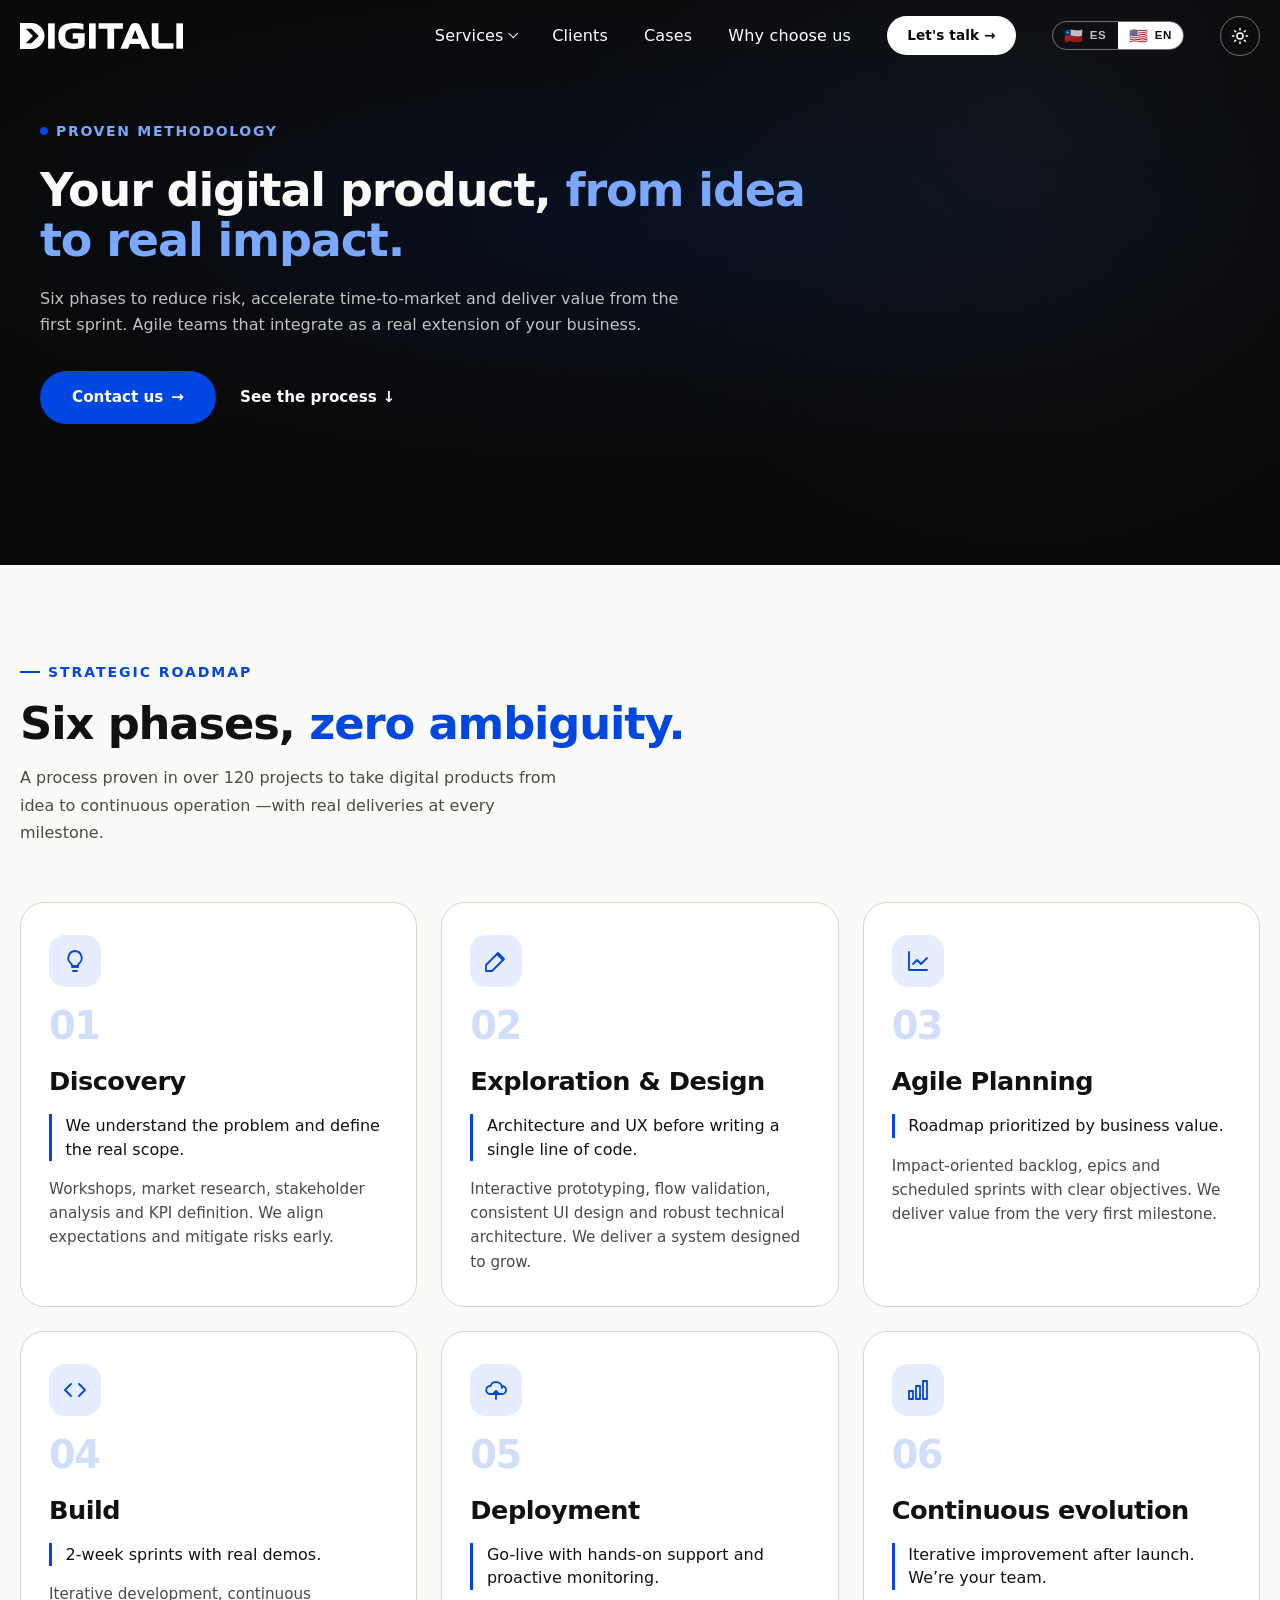
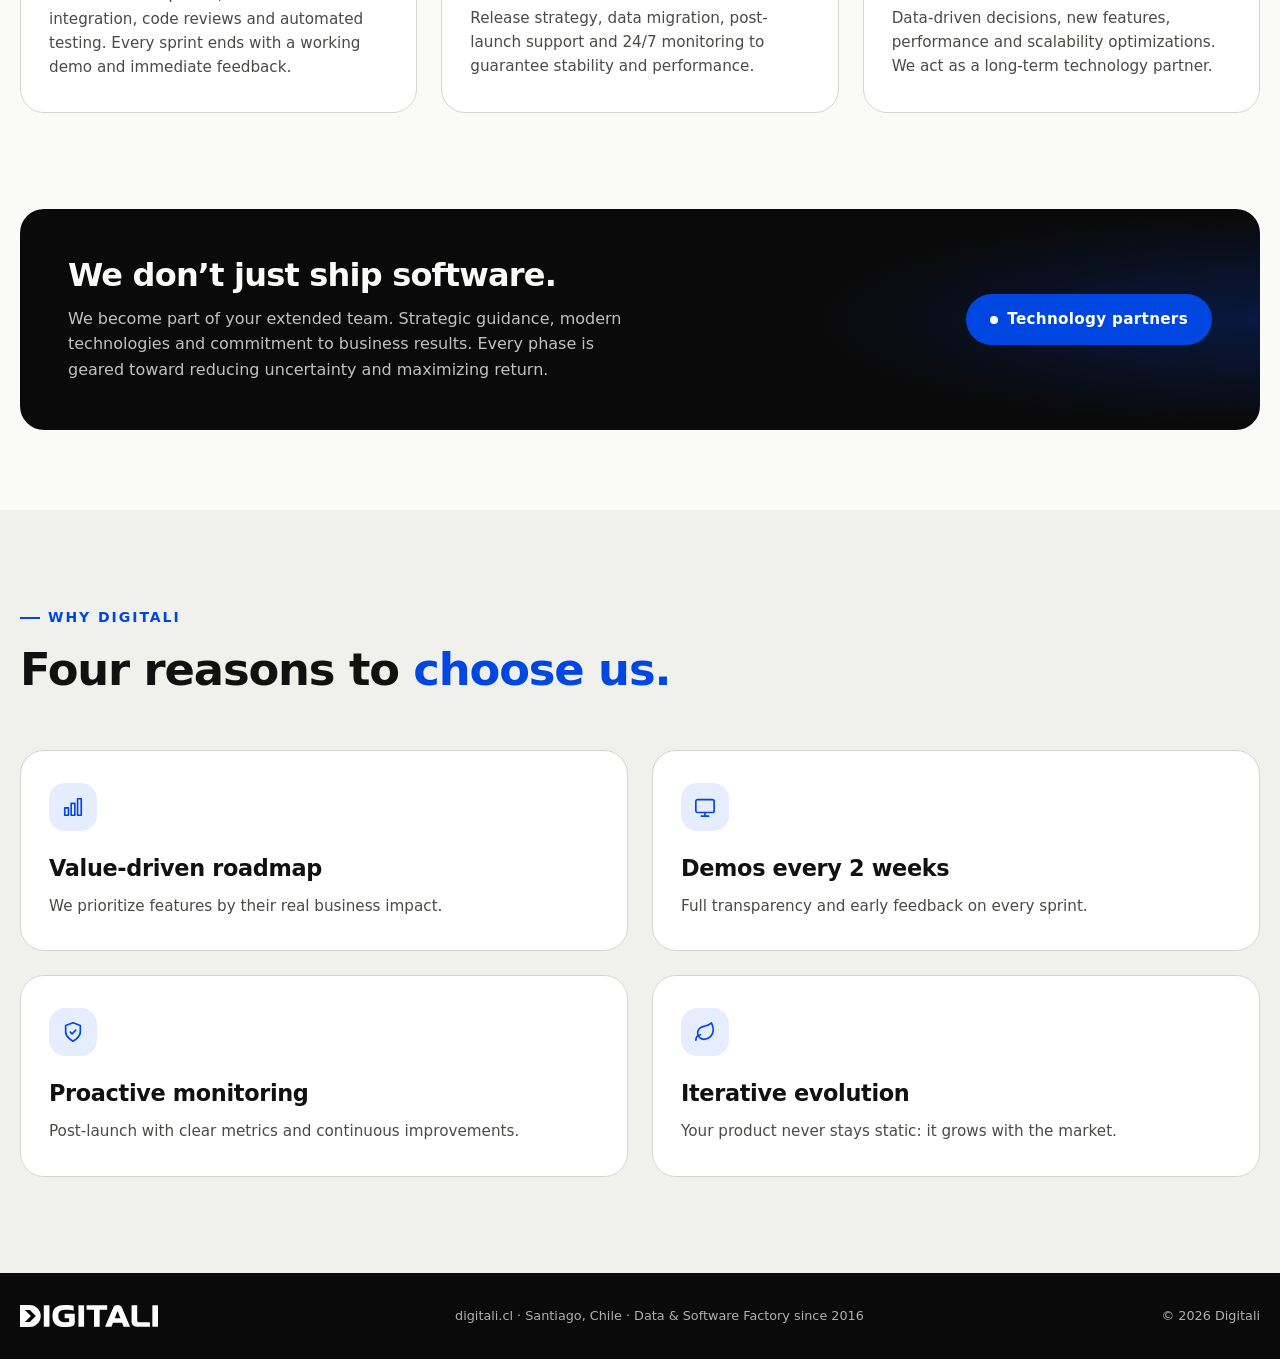
<file: how-we-do-it.html>
<!DOCTYPE html>
<html lang="es" data-theme="light">

<head>
  <meta charset="UTF-8">
  <meta name="viewport" content="width=device-width, initial-scale=1.0">

  <title data-i18n="method.meta.title">Cómo lo hacemos · Digitali</title>
  <meta name="description" data-i18n-attr="content:method.meta.description"
    content="Metodología probada de 6 fases para llevar tu producto digital de la idea al impacto real. Reducimos riesgos, aceleramos time-to-market y entregamos valor desde el primer sprint.">
  <meta property="og:title" data-i18n-attr="content:method.meta.title" content="Cómo lo hacemos · Digitali">
  <meta property="og:description" data-i18n-attr="content:method.meta.og_description"
    content="Seis fases para convertir tu idea en un producto digital escalable, centrado en el usuario y alineado con el negocio.">
  <meta property="og:type" content="website">
  <meta property="og:url" content="https://digitali.cl/how-we-do-it.html">
  <meta property="og:site_name" content="Digitali">
  <meta property="og:locale" content="es_CL">
  <meta property="og:image" content="https://digitali.cl/assets/og-image.png">
  <meta name="twitter:card" content="summary_large_image">
  <meta name="robots" content="index, follow, max-image-preview:large">
  <meta name="theme-color" content="#0046E0">
  <link rel="canonical" href="https://digitali.cl/how-we-do-it.html">

  <script type="application/ld+json">
  {
    "@context": "https://schema.org",
    "@type": "HowTo",
    "name": "Cómo lo hacemos · Digitali",
    "description": "Metodología de 6 fases para llevar productos digitales de la idea al impacto real.",
    "step": [
      { "@type": "HowToStep", "name": "Descubrimiento", "text": "Entendemos el problema y definimos el alcance real." },
      { "@type": "HowToStep", "name": "Exploración & Diseño", "text": "Arquitectura y UX antes de escribir una línea de código." },
      { "@type": "HowToStep", "name": "Planificación Ágil", "text": "Roadmap priorizado por valor de negocio." },
      { "@type": "HowToStep", "name": "Construcción", "text": "Sprints de 2 semanas con demos reales." },
      { "@type": "HowToStep", "name": "Despliegue", "text": "Go-live con acompañamiento y monitoreo proactivo." },
      { "@type": "HowToStep", "name": "Evolución continua", "text": "Mejora iterativa post-lanzamiento." }
    ]
  }
  </script>

  <link rel="preload" as="image" type="image/svg+xml" href="assets/digitali-logo.svg" fetchpriority="high">
  <link rel="stylesheet" href="css/tokens.css">
  <link rel="stylesheet" href="css/style.css">
  <link rel="stylesheet" href="css/vertical.css">
  <link rel="stylesheet" href="css/how-we-do-it.css">
  <link rel="icon" type="image/svg+xml" href="assets/favicon.svg">
</head>

<body>

  <a href="#main" class="skip-link" data-i18n="skip.main">Saltar al contenido principal</a>

  <!-- Shared nav + mobile menu (injected by js/partials.js) -->
  <div data-include="header"></div>

  <main id="main">

    <!-- BANNER -->
    <section id="method-hero" class="vertical-banner vertical-banner--method" aria-labelledby="vertical-hero-title">
      <div class="vertical-hero-bg" aria-hidden="true"></div>
      <div class="vertical-hero-grid-lines" aria-hidden="true"></div>

      <div class="vertical-hero-content">

        <div class="vertical-banner-main">
          <span class="vertical-tag">
            <span class="vertical-tag-dot" aria-hidden="true"></span>
            <span data-i18n="method.tag">Metodología probada</span>
          </span>
          <h1 id="vertical-hero-title" class="vertical-hero-title" data-i18n-html="method.title">
            Tu producto digital, <em>de la idea al impacto real.</em>
          </h1>
          <p class="vertical-hero-sub" data-i18n="method.sub">
            Seis fases para reducir riesgos, acelerar el time-to-market y entregar valor desde el
            primer sprint. Equipos ágiles que se integran como extensión real de tu negocio.
          </p>
          <div class="vertical-hero-actions">
            <a href="index.html#cta" class="btn-primary"><span data-i18n="vertical.cta_contact">Contáctanos</span><span aria-hidden="true"> →</span></a>
            <a href="#method-process" class="btn-ghost"><span data-i18n="method.cta_process">Ver proceso</span><span aria-hidden="true"> ↓</span></a>
          </div>
        </div>
      </div>
    </section>

    <!-- PROCESS · 6 fases -->
    <section id="method-process" aria-labelledby="method-process-title">
      <div class="vertical-section-header">
        <div class="section-eyebrow" data-i18n="method.process_eyebrow">Hoja de ruta estratégica</div>
        <h2 id="method-process-title" class="section-title" data-i18n-html="method.process_title">Seis fases, <em>cero ambigüedad.</em></h2>
        <p class="section-sub" data-i18n="method.process_sub">Un proceso probado en más de 120 proyectos para llevar productos digitales desde la idea hasta operación continua —con entregas reales en cada hito.</p>
      </div>

      <ol class="method-process-grid">
        <li class="method-process-card">
          <div class="method-process-icon" aria-hidden="true">
            <svg viewBox="0 0 24 24" fill="none" stroke="currentColor" stroke-width="1.8" stroke-linecap="round" stroke-linejoin="round">
              <path d="M9 18h6M10 22h4M12 2a7 7 0 0 0-4 12.5c.7.6 1 1.5 1 2.5h6c0-1 .3-1.9 1-2.5A7 7 0 0 0 12 2z"/>
            </svg>
          </div>
          <div class="method-process-num">01</div>
          <h3 class="method-process-title" data-i18n="method.step.1.name">Descubrimiento</h3>
          <p class="method-process-desc" data-i18n="method.step.1.desc">Entendemos el problema y definimos el alcance real.</p>
          <p class="method-process-detail" data-i18n="method.step.1.detail">Workshops, research de mercado, análisis de stakeholders y definición de KPIs. Alineamos expectativas y mitigamos riesgos temprano.</p>
        </li>

        <li class="method-process-card">
          <div class="method-process-icon" aria-hidden="true">
            <svg viewBox="0 0 24 24" fill="none" stroke="currentColor" stroke-width="1.8" stroke-linecap="round" stroke-linejoin="round">
              <path d="M14 4l6 6-12 12H2v-6L14 4z"/>
              <path d="M13 5l6 6"/>
            </svg>
          </div>
          <div class="method-process-num">02</div>
          <h3 class="method-process-title" data-i18n="method.step.2.name">Exploración &amp; Diseño</h3>
          <p class="method-process-desc" data-i18n="method.step.2.desc">Arquitectura y UX antes de escribir una línea de código.</p>
          <p class="method-process-detail" data-i18n="method.step.2.detail">Prototipado interactivo, validación de flujos, diseño UI consistente y arquitectura técnica robusta. Entregamos un sistema diseñado para crecer.</p>
        </li>

        <li class="method-process-card">
          <div class="method-process-icon" aria-hidden="true">
            <svg viewBox="0 0 24 24" fill="none" stroke="currentColor" stroke-width="1.8" stroke-linecap="round" stroke-linejoin="round">
              <path d="M3 3v18h18"/>
              <path d="M7 15l4-4 4 4 6-6"/>
            </svg>
          </div>
          <div class="method-process-num">03</div>
          <h3 class="method-process-title" data-i18n="method.step.3.name">Planificación Ágil</h3>
          <p class="method-process-desc" data-i18n="method.step.3.desc">Roadmap priorizado por valor de negocio.</p>
          <p class="method-process-detail" data-i18n="method.step.3.detail">Backlog orientado a impacto, épicas y sprints calendarizados con objetivos claros. Entregamos valor desde el primer hito.</p>
        </li>

        <li class="method-process-card">
          <div class="method-process-icon" aria-hidden="true">
            <svg viewBox="0 0 24 24" fill="none" stroke="currentColor" stroke-width="1.8" stroke-linecap="round" stroke-linejoin="round">
              <polyline points="16 18 22 12 16 6"/>
              <polyline points="8 6 2 12 8 18"/>
            </svg>
          </div>
          <div class="method-process-num">04</div>
          <h3 class="method-process-title" data-i18n="method.step.4.name">Construcción</h3>
          <p class="method-process-desc" data-i18n="method.step.4.desc">Sprints de 2 semanas con demos reales.</p>
          <p class="method-process-detail" data-i18n="method.step.4.detail">Desarrollo iterativo, integración continua, code reviews y testing automatizado. Cada sprint termina con una demo funcional y feedback inmediato.</p>
        </li>

        <li class="method-process-card">
          <div class="method-process-icon" aria-hidden="true">
            <svg viewBox="0 0 24 24" fill="none" stroke="currentColor" stroke-width="1.8" stroke-linecap="round" stroke-linejoin="round">
              <path d="M18 10a6 6 0 0 0-11.6-2A4 4 0 0 0 6 16h12a4 4 0 0 0 0-8z"/>
              <polyline points="12 13 12 21"/>
              <polyline points="9 16 12 13 15 16"/>
            </svg>
          </div>
          <div class="method-process-num">05</div>
          <h3 class="method-process-title" data-i18n="method.step.5.name">Despliegue</h3>
          <p class="method-process-desc" data-i18n="method.step.5.desc">Go-live con acompañamiento y monitoreo proactivo.</p>
          <p class="method-process-detail" data-i18n="method.step.5.detail">Estrategia de release, migración de datos, soporte post-lanzamiento y monitoreo 24/7 para garantizar estabilidad y rendimiento.</p>
        </li>

        <li class="method-process-card">
          <div class="method-process-icon" aria-hidden="true">
            <svg viewBox="0 0 24 24" fill="none" stroke="currentColor" stroke-width="1.8" stroke-linecap="round" stroke-linejoin="round">
              <rect x="3" y="13" width="4" height="8"/>
              <rect x="10" y="8" width="4" height="13"/>
              <rect x="17" y="3" width="4" height="18"/>
            </svg>
          </div>
          <div class="method-process-num">06</div>
          <h3 class="method-process-title" data-i18n="method.step.6.name">Evolución continua</h3>
          <p class="method-process-desc" data-i18n="method.step.6.desc">Mejora iterativa post-lanzamiento. Somos tu equipo.</p>
          <p class="method-process-detail" data-i18n="method.step.6.detail">Data-driven decisions, nuevos features, optimizaciones de performance y escalabilidad. Actuamos como partner tecnológico de largo plazo.</p>
        </li>
      </ol>
    </section>

    <!-- PARTNERS / EXTENDED TEAM -->
    <section id="method-partners" aria-labelledby="method-partners-title">
      <div class="method-partners-card">
        <div class="method-partners-text">
          <h2 id="method-partners-title" class="method-partners-title" data-i18n="method.partners_title">
            No solo entregamos software.
          </h2>
          <p class="method-partners-desc" data-i18n="method.partners_desc">
            Formamos parte de tu equipo extendido. Acompañamiento estratégico, tecnologías modernas y
            compromiso con los resultados de negocio. Cada fase está orientada a reducir incertidumbre
            y maximizar el retorno.
          </p>
        </div>
        <div class="method-partners-badge">
          <span class="method-partners-badge-dot" aria-hidden="true"></span>
          <span data-i18n="method.partners_badge">Partners tecnológicos</span>
        </div>
      </div>
    </section>

    <!-- WHY DIGITALI -->
    <section id="method-why" aria-labelledby="method-why-title">
      <div class="vertical-section-header">
        <div class="section-eyebrow" data-i18n="method.why_eyebrow">Por qué Digitali</div>
        <h2 id="method-why-title" class="section-title" data-i18n-html="method.why_title">Cuatro razones para <em>elegirnos.</em></h2>
      </div>

      <div class="method-why-grid">
        <article class="method-why-card">
          <div class="method-why-icon" aria-hidden="true">
            <svg viewBox="0 0 24 24" fill="none" stroke="currentColor" stroke-width="1.8" stroke-linecap="round" stroke-linejoin="round">
              <rect x="3" y="13" width="4" height="8"/>
              <rect x="10" y="8" width="4" height="13"/>
              <rect x="17" y="3" width="4" height="18"/>
            </svg>
          </div>
          <h3 class="method-why-title-card" data-i18n="method.why.1.title">Roadmap por valor</h3>
          <p class="method-why-desc" data-i18n="method.why.1.desc">Priorizamos funcionalidades según impacto real en negocio.</p>
        </article>

        <article class="method-why-card">
          <div class="method-why-icon" aria-hidden="true">
            <svg viewBox="0 0 24 24" fill="none" stroke="currentColor" stroke-width="1.8" stroke-linecap="round" stroke-linejoin="round">
              <rect x="2" y="4" width="20" height="14" rx="2"/>
              <path d="M8 22h8M12 18v4"/>
            </svg>
          </div>
          <h3 class="method-why-title-card" data-i18n="method.why.2.title">Demos cada 2 semanas</h3>
          <p class="method-why-desc" data-i18n="method.why.2.desc">Transparencia total y feedback temprano en cada sprint.</p>
        </article>

        <article class="method-why-card">
          <div class="method-why-icon" aria-hidden="true">
            <svg viewBox="0 0 24 24" fill="none" stroke="currentColor" stroke-width="1.8" stroke-linecap="round" stroke-linejoin="round">
              <path d="M12 22s8-4 8-10V5l-8-3-8 3v7c0 6 8 10 8 10z"/>
              <path d="M9 12l2 2 4-4"/>
            </svg>
          </div>
          <h3 class="method-why-title-card" data-i18n="method.why.3.title">Monitoreo proactivo</h3>
          <p class="method-why-desc" data-i18n="method.why.3.desc">Post-lanzamiento con métricas claras y mejoras continuas.</p>
        </article>

        <article class="method-why-card">
          <div class="method-why-icon" aria-hidden="true">
            <svg viewBox="0 0 24 24" fill="none" stroke="currentColor" stroke-width="1.8" stroke-linecap="round" stroke-linejoin="round">
              <path d="M11 20A7 7 0 0 1 9.8 6.1C15.5 5 17 4.48 19 2c1 2 2 4.18 2 8 0 5.5-4.78 10-10 10z"/>
              <path d="M2 21c0-3 1.85-5.36 5.08-6"/>
            </svg>
          </div>
          <h3 class="method-why-title-card" data-i18n="method.why.4.title">Evolución iterativa</h3>
          <p class="method-why-desc" data-i18n="method.why.4.desc">Tu producto nunca queda estático: crece con el mercado.</p>
        </article>
      </div>
    </section>

  </main>

  <!-- Shared footer (injected by js/partials.js) -->
  <div data-include="footer"></div>

  <script src="js/partials.js"></script>
  <script src="js/i18n.js"></script>
  <script src="js/script.js"></script>
</body>

</html>
</file>
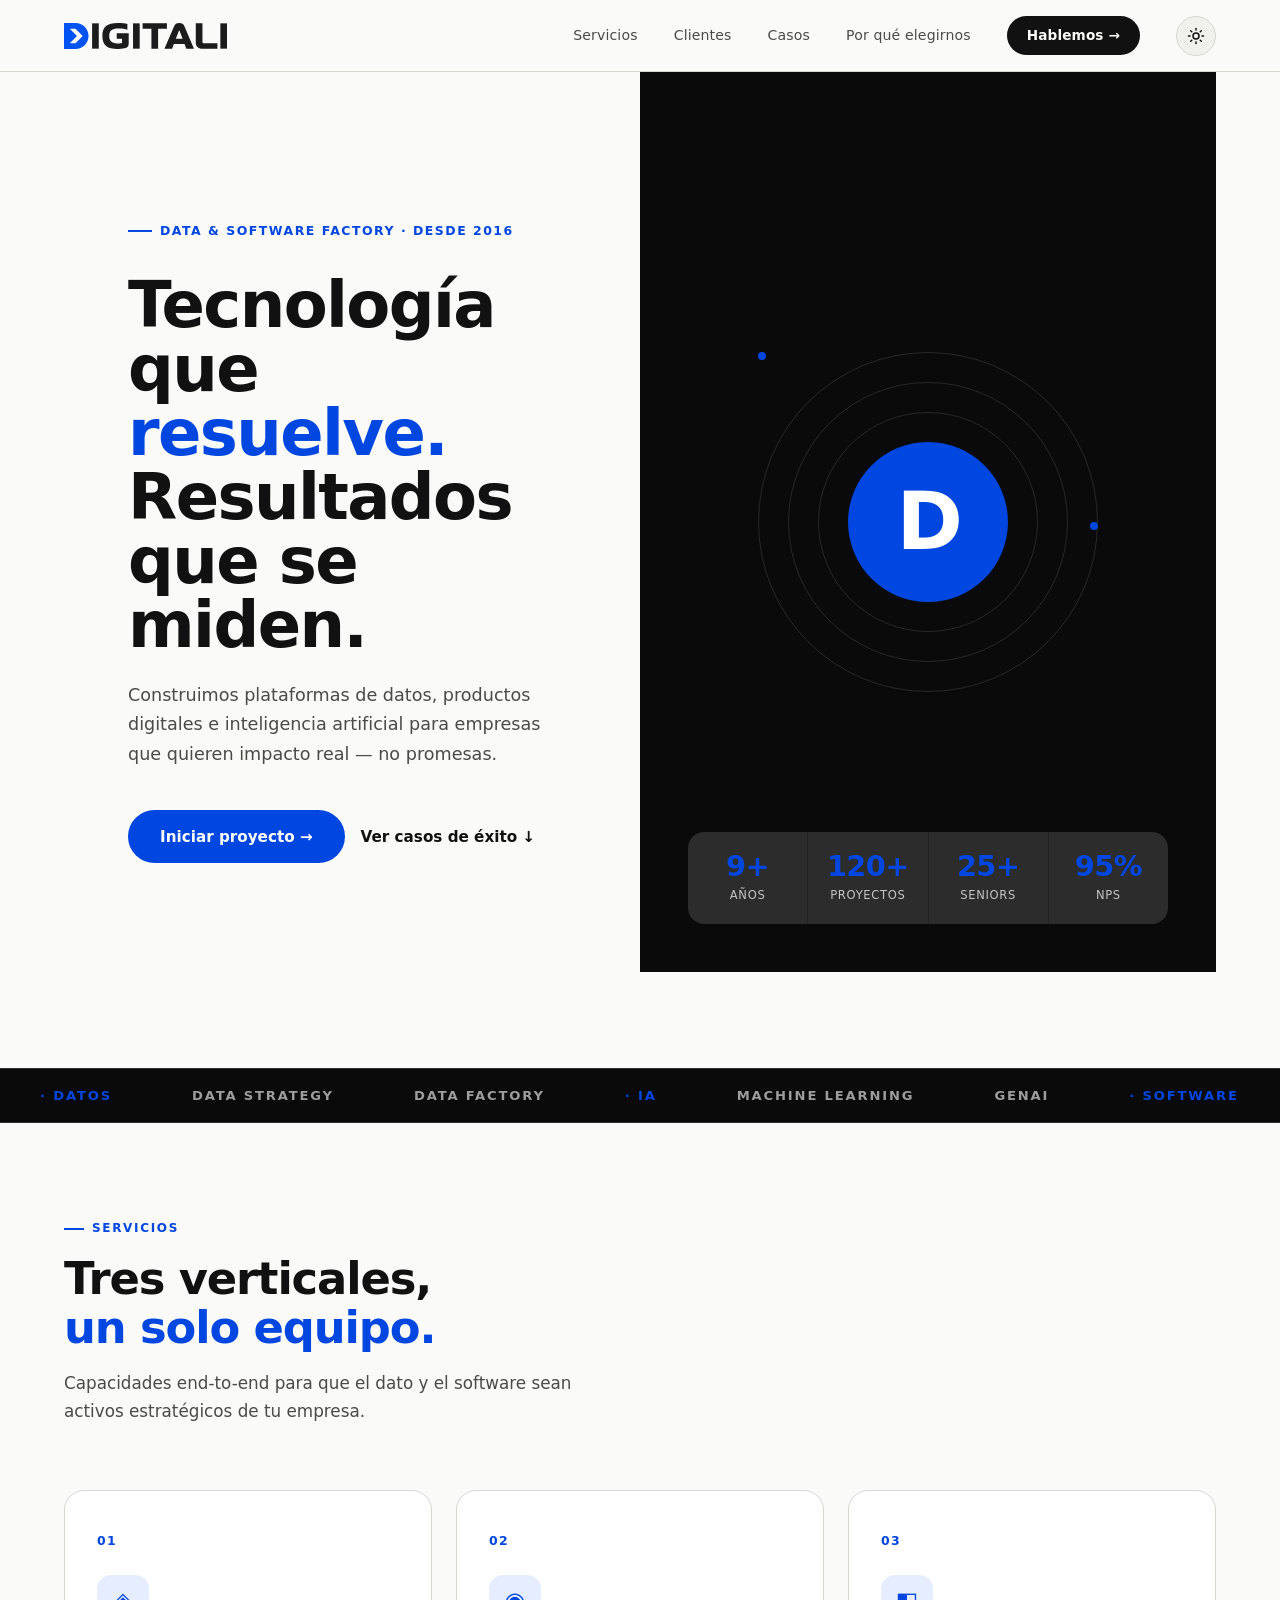
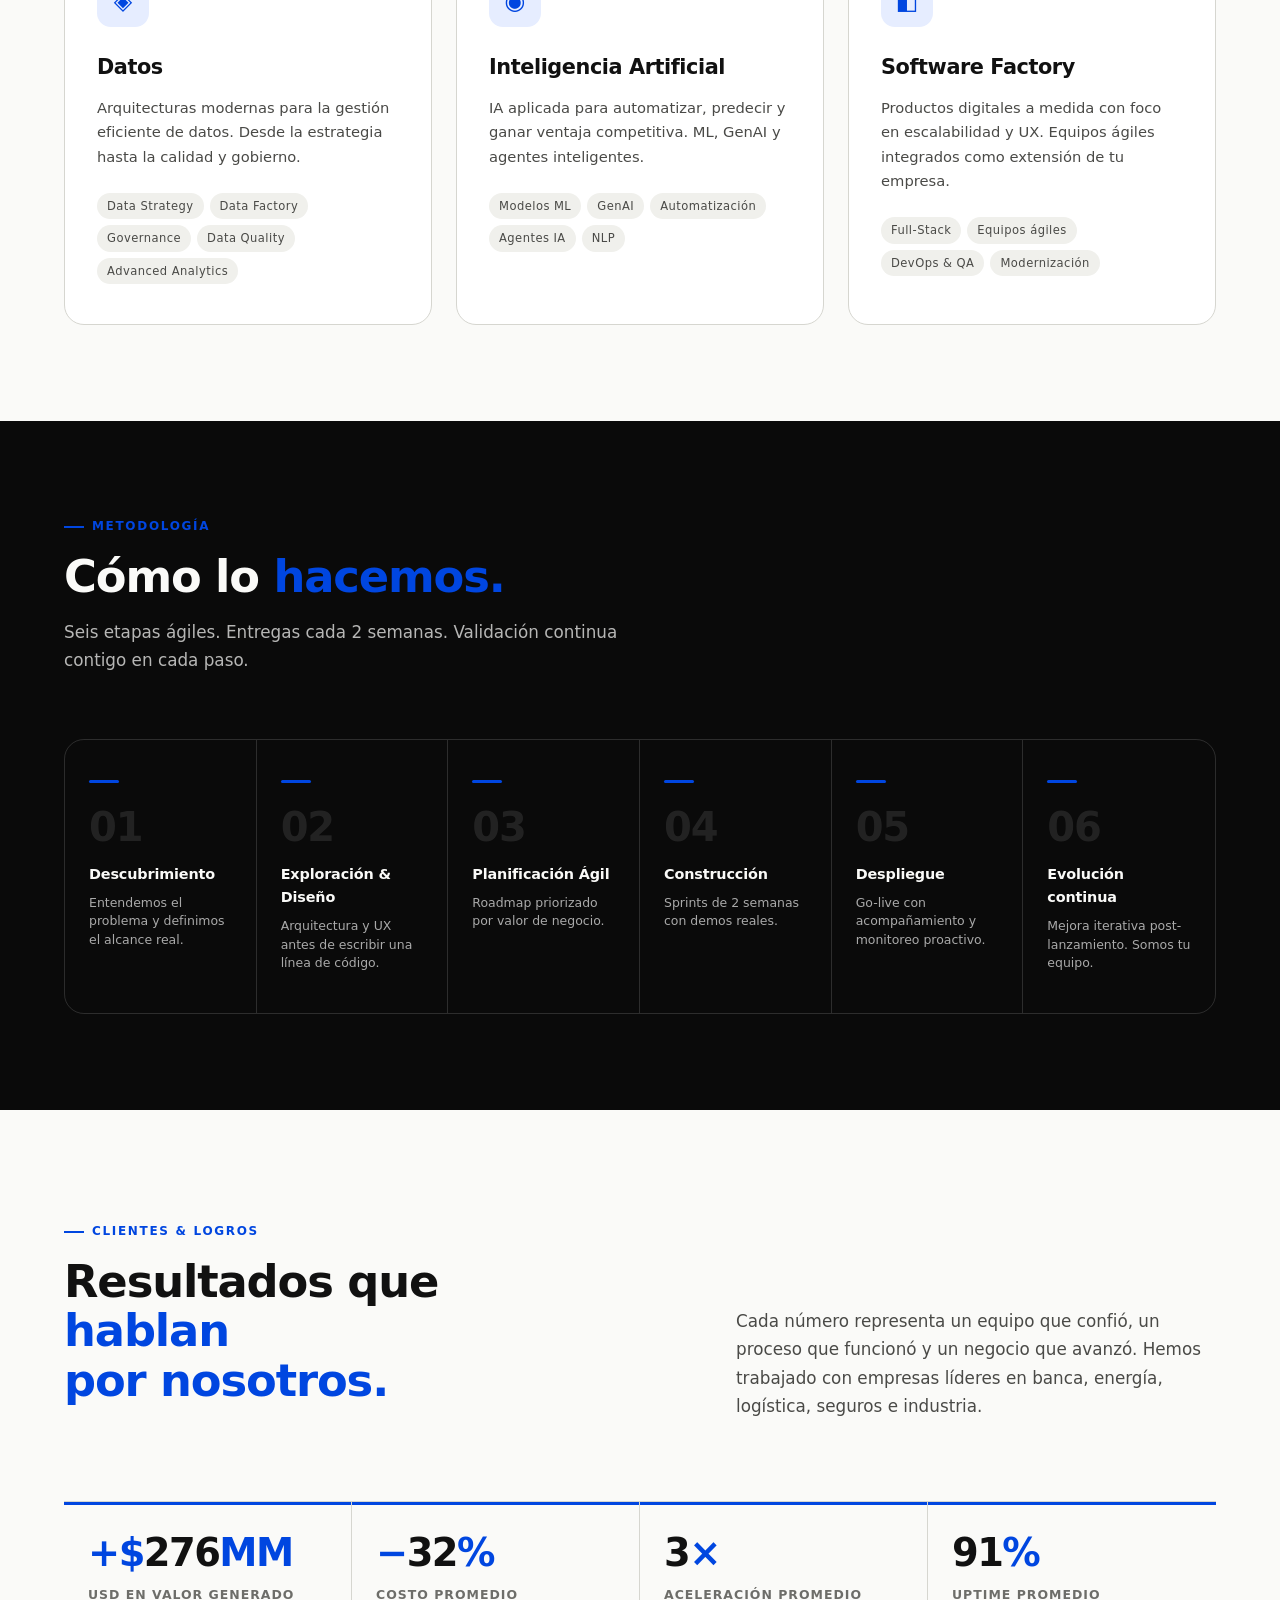
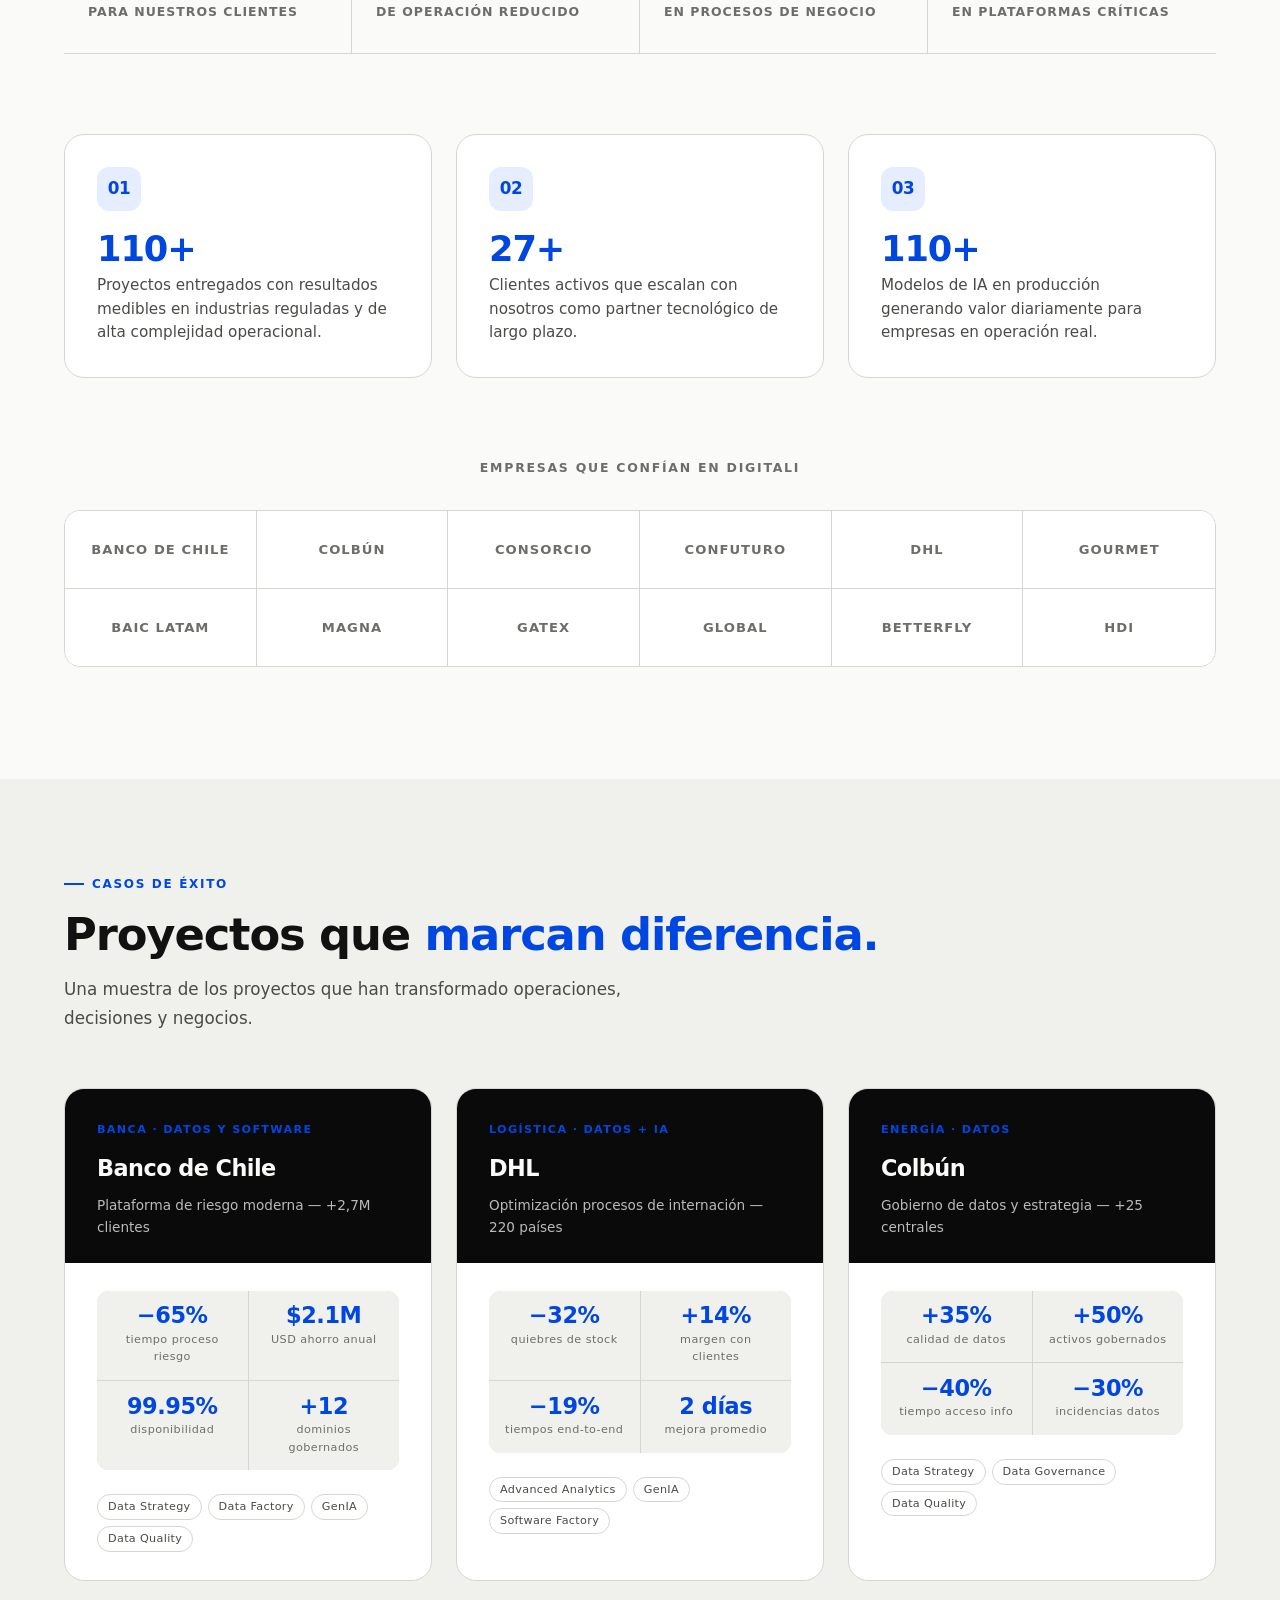
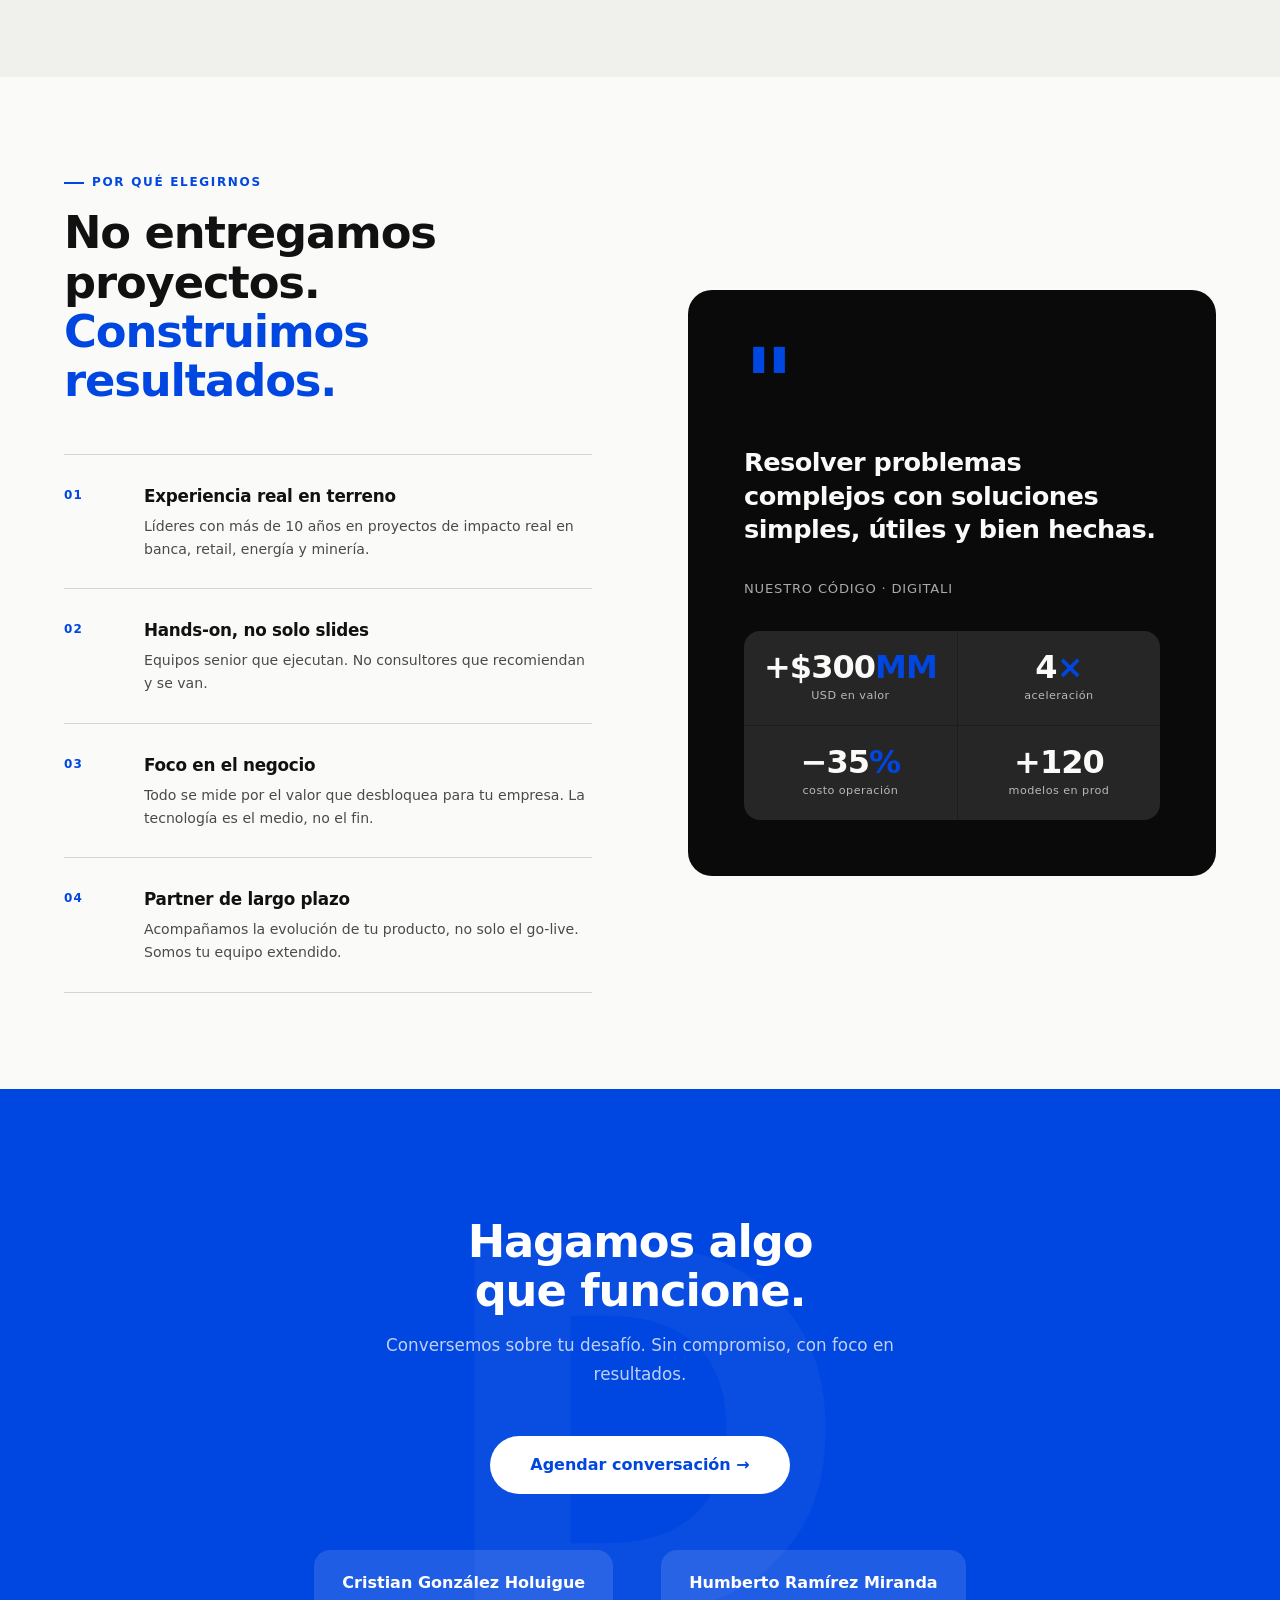
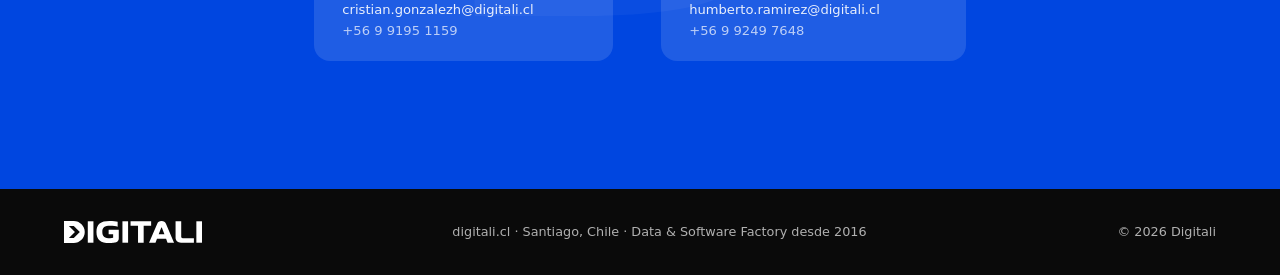
<file: index.html.html>
<!DOCTYPE html>
<html lang="es" data-theme="light">
<head>
<meta charset="UTF-8">
<meta name="viewport" content="width=device-width, initial-scale=1.0">
<title>Digitali · Data & Software Factory</title>
<style>
  /* ── Avenir Next con fallback de sistema ── */
  @font-face {
    font-family: 'Avenir Next';
    src: local('Avenir Next'), local('AvenirNext-Regular');
    font-weight: 400; font-style: normal; font-display: swap;
  }
  @font-face {
    font-family: 'Avenir Next';
    src: local('Avenir Next Medium'), local('AvenirNext-Medium');
    font-weight: 500; font-style: normal; font-display: swap;
  }
  @font-face {
    font-family: 'Avenir Next';
    src: local('Avenir Next Demi Bold'), local('AvenirNext-DemiBold');
    font-weight: 600; font-style: normal; font-display: swap;
  }
  @font-face {
    font-family: 'Avenir Next';
    src: local('Avenir Next Bold'), local('AvenirNext-Bold');
    font-weight: 700; font-style: normal; font-display: swap;
  }
  @font-face {
    font-family: 'Avenir Next';
    src: local('Avenir Next Heavy'), local('AvenirNext-Heavy');
    font-weight: 800; font-style: normal; font-display: swap;
  }

  *, *::before, *::after { box-sizing: border-box; margin: 0; padding: 0; }

  /* ── LIGHT THEME (default) — WCAG AA compliant ── */
  :root, [data-theme="light"] {
    --bg-primary: #FAFAF8;
    --bg-secondary: #F0F0EC;
    --bg-tertiary: #FFFFFF;
    --bg-inverse: #0A0A0A;
    --text-primary: #111111;
    --text-secondary: #4A4A47;
    --text-tertiary: #6D6D69;
    --text-on-inverse: #FAFAF8;
    --text-on-inverse-faint: rgba(255,255,255,0.75);
    --border: #D6D6D0;
    --border-on-inverse: rgba(255,255,255,0.14);
    --blue: #0046E0;
    --blue-dark: #0035AD;
    --blue-soft: #E6EDFF;
    --nav-bg: rgba(250,250,248,0.94);
    --card-shadow: 0 20px 60px rgba(0,70,224,0.08);
    --card-shadow-hover: 0 30px 80px rgba(0,0,0,0.12);
    --logo-filter: none;
    --logo-filter-on-dark: brightness(0) invert(1);
  }

  /* ── DARK THEME — WCAG AA compliant ── */
  [data-theme="dark"] {
    --bg-primary: #0D0D0D;
    --bg-secondary: #161616;
    --bg-tertiary: #1A1A1A;
    --bg-inverse: #222222;
    --text-primary: #F0F0EE;
    --text-secondary: #B8B8B4;
    --text-tertiary: #8A8A86;
    --text-on-inverse: #F0F0EE;
    --text-on-inverse-faint: rgba(255,255,255,0.7);
    --border: rgba(255,255,255,0.14);
    --border-on-inverse: rgba(255,255,255,0.14);
    --blue: #5A90FF;
    --blue-dark: #4070E0;
    --blue-soft: rgba(90,144,255,0.16);
    --nav-bg: rgba(13,13,13,0.94);
    --card-shadow: 0 20px 60px rgba(90,144,255,0.1);
    --card-shadow-hover: 0 30px 80px rgba(0,0,0,0.5);
    --logo-filter: brightness(0) invert(1);
    --logo-filter-on-dark: brightness(0) invert(1);
  }

  :root {
    --font-display: 'Avenir Next', -apple-system, BlinkMacSystemFont, 'Segoe UI', system-ui, sans-serif;
    --font-body: 'Avenir Next', -apple-system, BlinkMacSystemFont, 'Segoe UI', system-ui, sans-serif;
    --nav-h: 72px;
  }

  html { scroll-behavior: smooth; }

  body {
    font-family: var(--font-body);
    background: var(--bg-primary);
    color: var(--text-primary);
    font-size: 17px;
    line-height: 1.6;
    overflow-x: hidden;
    transition: background 0.4s ease, color 0.4s ease;
    -webkit-font-smoothing: antialiased;
    -moz-osx-font-smoothing: grayscale;
  }

  /* ── NAV ── */
  nav {
    position: fixed; top: 0; left: 0; right: 0; z-index: 100;
    height: var(--nav-h);
    display: flex; align-items: center; justify-content: space-between;
    padding: 0 5vw;
    background: var(--nav-bg);
    backdrop-filter: blur(12px);
    border-bottom: 1px solid var(--border);
    transition: background 0.4s ease, border-color 0.4s ease;
  }
  .nav-logo {
    display: flex; align-items: center;
    text-decoration: none;
    height: 26px;
  }
  .nav-logo img {
    height: 100%; width: auto;
    filter: var(--logo-filter);
    transition: filter 0.4s ease;
  }

  .nav-links { display: flex; align-items: center; gap: 2.25rem; }
  .nav-links a {
    font-size: 0.88rem; font-weight: 500; color: var(--text-secondary);
    text-decoration: none; letter-spacing: 0.01em;
    transition: color 0.2s;
  }
  .nav-links a:hover { color: var(--blue); }
  .nav-cta {
    background: var(--text-primary); color: var(--bg-primary) !important;
    padding: 0.55rem 1.25rem; border-radius: 100px;
    font-size: 0.85rem !important;
    font-weight: 600 !important;
    transition: background 0.2s !important;
  }
  .nav-cta:hover { background: var(--blue) !important; color: #FFFFFF !important; }

  /* ── THEME TOGGLE ── */
  .theme-toggle {
    width: 40px; height: 40px;
    border-radius: 50%;
    background: var(--bg-secondary);
    border: 1px solid var(--border);
    display: flex; align-items: center; justify-content: center;
    cursor: pointer;
    transition: border-color 0.2s, transform 0.4s ease;
    color: var(--text-primary);
    padding: 0;
    flex-shrink: 0;
  }
  .theme-toggle:hover { border-color: var(--blue); transform: rotate(20deg); }
  .theme-toggle svg { width: 18px; height: 18px; }
  .theme-toggle .icon-moon { display: none; }
  .theme-toggle .icon-sun { display: block; }
  [data-theme="dark"] .theme-toggle .icon-moon { display: block; }
  [data-theme="dark"] .theme-toggle .icon-sun { display: none; }

  /* ── HERO ── */
  #hero {
    min-height: 100vh;
    padding-top: var(--nav-h);
    display: grid;
    grid-template-columns: 1fr 1fr;
    align-items: center;
    overflow: hidden;
  }
  .hero-left { padding: 8rem 4rem 6rem 5vw; }
  .hero-eyebrow {
    display: inline-flex; align-items: center; gap: 8px;
    font-size: 0.78rem; font-weight: 600; letter-spacing: 0.12em;
    text-transform: uppercase; color: var(--blue);
    margin-bottom: 2rem;
  }
  .hero-eyebrow::before {
    content: ''; display: block;
    width: 24px; height: 2px; background: var(--blue);
  }
  .hero-title {
    font-family: var(--font-display);
    font-size: clamp(3rem, 5vw, 5.5rem);
    font-weight: 800;
    line-height: 1.0;
    letter-spacing: -0.025em;
    margin-bottom: 1.5rem;
    color: var(--text-primary);
  }
  .hero-title em { font-style: normal; color: var(--blue); }
  .hero-subtitle {
    font-size: 1.1rem; color: var(--text-secondary);
    max-width: 420px; line-height: 1.7;
    margin-bottom: 2.5rem; font-weight: 400;
  }
  .hero-actions { display: flex; align-items: center; gap: 1rem; flex-wrap: wrap; }
  .btn-primary {
    background: var(--blue); color: #FFFFFF;
    padding: 0.9rem 2rem; border-radius: 100px;
    font-weight: 600; font-size: 0.95rem;
    text-decoration: none; transition: background 0.2s, transform 0.15s;
    display: inline-flex; align-items: center; gap: 8px;
    font-family: var(--font-display);
  }
  .btn-primary:hover { background: var(--blue-dark); transform: translateY(-1px); }
  .btn-ghost {
    color: var(--text-primary); font-weight: 600; font-size: 0.95rem;
    text-decoration: none; display: inline-flex; align-items: center; gap: 6px;
    transition: gap 0.2s;
    font-family: var(--font-display);
  }
  .btn-ghost:hover { gap: 10px; }

  .hero-right {
    position: relative;
    height: 100vh;
    background: var(--bg-inverse);
    display: flex; align-items: center; justify-content: center;
    overflow: hidden;
    transition: background 0.4s ease;
  }
  .hero-graphic { position: relative; width: 340px; height: 340px; }
  .hero-ring {
    position: absolute; border: 1px solid rgba(255,255,255,0.12);
    border-radius: 50%;
    animation: spin linear infinite;
  }
  .hero-ring:nth-child(1) { inset: 0; animation-duration: 20s; }
  .hero-ring:nth-child(2) { inset: 30px; animation-duration: 28s; animation-direction: reverse; }
  .hero-ring:nth-child(3) { inset: 60px; animation-duration: 36s; }
  .hero-center {
    position: absolute; inset: 90px;
    background: var(--blue);
    border-radius: 50%;
    display: flex; align-items: center; justify-content: center;
  }
  .hero-d {
    font-family: var(--font-display);
    font-size: 80px; font-weight: 800;
    color: white; letter-spacing: -0.04em;
    line-height: 1;
  }
  .hero-dot {
    position: absolute;
    width: 8px; height: 8px;
    background: var(--blue);
    border-radius: 50%;
    animation: orbit linear infinite;
  }
  .hero-dot:nth-child(4) { animation-duration: 8s; top: 0; left: 50%; }
  .hero-dot:nth-child(5) { animation-duration: 12s; top: 50%; right: 0; animation-delay: -4s; }
  .hero-stats {
    position: absolute; bottom: 3rem; left: 3rem; right: 3rem;
    display: grid; grid-template-columns: repeat(4,1fr); gap: 1px;
    background: rgba(255,255,255,0.1);
    border-radius: 16px; overflow: hidden;
  }
  .stat-cell {
    padding: 1.25rem 1rem;
    background: rgba(255,255,255,0.04);
    text-align: center;
  }
  .stat-num {
    font-family: var(--font-display);
    font-size: 1.8rem; font-weight: 800;
    color: #FAFAF8; line-height: 1;
    margin-bottom: 0.3rem;
    letter-spacing: -0.02em;
  }
  .stat-num span { color: var(--blue); }
  .stat-lbl {
    font-size: 0.72rem;
    color: rgba(255,255,255,0.72);
    letter-spacing: 0.06em; text-transform: uppercase;
    font-weight: 500;
  }

  @keyframes spin { to { transform: rotate(360deg); } }
  @keyframes orbit { to { transform: rotate(360deg) translateX(170px) rotate(-360deg); } }

  /* ── MARQUEE ── */
  .marquee-wrap {
    overflow: hidden;
    background: var(--bg-inverse);
    padding: 1rem 0;
    border-top: 1px solid var(--border-on-inverse);
    border-bottom: 1px solid var(--border-on-inverse);
    transition: background 0.4s ease;
  }
  .marquee-track {
    display: flex; width: max-content;
    animation: marquee 22s linear infinite;
  }
  .marquee-track:hover { animation-play-state: paused; }
  .marquee-item {
    font-family: var(--font-display);
    font-size: 0.82rem; font-weight: 600;
    letter-spacing: 0.14em; text-transform: uppercase;
    color: rgba(255,255,255,0.6);
    padding: 0 2.5rem;
    white-space: nowrap;
  }
  .marquee-item.accent { color: var(--blue); }
  @keyframes marquee { to { transform: translateX(-50%); } }

  /* ── SECTIONS ── */
  section { padding: 6rem 5vw; }
  .section-eyebrow {
    font-size: 0.75rem; font-weight: 600;
    letter-spacing: 0.14em; text-transform: uppercase;
    color: var(--blue); margin-bottom: 1rem;
    display: flex; align-items: center; gap: 8px;
  }
  .section-eyebrow::before { content: ''; width: 20px; height: 2px; background: var(--blue); }
  .section-title {
    font-family: var(--font-display);
    font-size: clamp(2rem, 3.5vw, 3.2rem);
    font-weight: 800; letter-spacing: -0.025em;
    line-height: 1.1; margin-bottom: 1rem;
    color: var(--text-primary);
  }
  .section-title em { font-style: normal; color: var(--blue); }
  .section-sub {
    font-size: 1.05rem; color: var(--text-secondary);
    max-width: 560px; font-weight: 400; line-height: 1.7;
  }

  /* ── SERVICES ── */
  #services { background: var(--bg-primary); transition: background 0.4s ease; }
  .services-header { margin-bottom: 4rem; }
  .services-grid {
    display: grid;
    grid-template-columns: repeat(3, 1fr);
    gap: 1.5rem;
  }
  .service-card {
    border: 1px solid var(--border);
    border-radius: 20px;
    padding: 2.5rem 2rem;
    background: var(--bg-tertiary);
    transition: border-color 0.2s, transform 0.2s, box-shadow 0.2s, background 0.4s;
    position: relative; overflow: hidden;
  }
  .service-card::after {
    content: '';
    position: absolute; bottom: 0; left: 0; right: 0;
    height: 3px;
    background: var(--blue);
    transform: scaleX(0);
    transition: transform 0.3s;
    transform-origin: left;
  }
  .service-card:hover {
    border-color: var(--blue);
    transform: translateY(-4px);
    box-shadow: var(--card-shadow);
  }
  .service-card:hover::after { transform: scaleX(1); }
  .service-num {
    font-family: var(--font-display);
    font-size: 0.78rem; font-weight: 700;
    color: var(--blue); letter-spacing: 0.1em;
    margin-bottom: 1.5rem;
  }
  .service-icon {
    width: 52px; height: 52px;
    background: var(--blue-soft);
    border-radius: 14px;
    display: flex; align-items: center; justify-content: center;
    margin-bottom: 1.5rem;
    font-size: 1.5rem;
    color: var(--blue);
    font-weight: 700;
  }
  .service-name {
    font-family: var(--font-display);
    font-size: 1.3rem; font-weight: 700;
    margin-bottom: 0.75rem; letter-spacing: -0.02em;
    color: var(--text-primary);
  }
  .service-desc {
    font-size: 0.92rem; color: var(--text-secondary);
    line-height: 1.65; margin-bottom: 1.5rem; font-weight: 400;
  }
  .service-tags { display: flex; flex-wrap: wrap; gap: 6px; }
  .tag {
    font-size: 0.72rem; font-weight: 500;
    letter-spacing: 0.04em;
    background: var(--bg-secondary);
    color: var(--text-secondary);
    padding: 4px 10px; border-radius: 100px;
  }

  /* ── HOW ── */
  #how {
    background: var(--bg-inverse);
    transition: background 0.4s ease;
  }
  #how .section-title { color: #FAFAF8; }
  #how .section-sub { color: rgba(250,250,248,0.72); }
  .steps-grid {
    display: grid;
    grid-template-columns: repeat(6,1fr);
    gap: 0;
    margin-top: 4rem;
    border: 1px solid var(--border-on-inverse);
    border-radius: 20px; overflow: hidden;
  }
  .step {
    padding: 2.5rem 1.5rem;
    border-right: 1px solid var(--border-on-inverse);
    transition: background 0.2s;
  }
  .step:last-child { border-right: none; }
  .step:hover { background: rgba(0,80,255,0.06); }
  [data-theme="dark"] .step:hover { background: rgba(74,133,255,0.08); }
  .step-num {
    font-family: var(--font-display);
    font-size: 2.5rem; font-weight: 800;
    color: rgba(255,255,255,0.1);
    line-height: 1; margin-bottom: 1rem;
    letter-spacing: -0.03em;
  }
  .step-name {
    font-family: var(--font-display);
    font-size: 0.9rem; font-weight: 700;
    color: #FAFAF8; margin-bottom: 0.5rem;
    letter-spacing: -0.01em;
  }
  .step-desc {
    font-size: 0.78rem;
    color: rgba(255,255,255,0.65);
    line-height: 1.5; font-weight: 400;
  }
  .step-accent {
    height: 3px; background: var(--blue);
    margin-bottom: 1.5rem; border-radius: 2px;
    width: 30px;
  }

  /* ── ACHIEVEMENTS / CLIENTES Y LOGROS (NUEVA) ── */
  #achievements {
    background: var(--bg-primary);
    transition: background 0.4s ease;
    padding: 7rem 5vw;
  }
  .achievements-header {
    display: grid; grid-template-columns: 1fr 1fr;
    gap: 4rem; align-items: end;
    margin-bottom: 5rem;
  }
  .achievements-header-right {
    font-size: 1.05rem; color: var(--text-secondary);
    line-height: 1.7; max-width: 480px;
    justify-self: end;
  }

  /* Grid de números grandes animados */
  .achievements-numbers {
    display: grid;
    grid-template-columns: repeat(4, 1fr);
    gap: 0;
    border-top: 1px solid var(--border);
    border-bottom: 1px solid var(--border);
    margin-bottom: 5rem;
  }
  .achievement-cell {
    padding: 2rem 1.5rem;
    border-right: 1px solid var(--border);
    text-align: left;
    position: relative;
    overflow: hidden;
  }
  .achievement-cell:last-child { border-right: none; }
  .achievement-cell::before {
    content: '';
    position: absolute; top: 0; left: 0; right: 0;
    height: 3px;
    background: var(--blue);
    transform: scaleX(0);
    transform-origin: left;
    transition: transform 0.7s ease;
  }
  .achievement-cell.in-view::before { transform: scaleX(1); }

  .achievement-number {
    font-family: var(--font-display);
    font-size: clamp(1.5rem, 3vw, 2.5rem);
    font-weight: 800;
    line-height: 1;
    letter-spacing: -0.04em;
    color: var(--text-primary);
    margin-bottom: 0.85rem;
    display: flex; align-items: baseline;
  }
  .achievement-number .prefix,
  .achievement-number .suffix { color: var(--blue); }
  .achievement-number .num { color: var(--text-primary); }
  .achievement-label {
    font-size: 0.78rem;
    color: var(--text-tertiary);
    letter-spacing: 0.08em;
    text-transform: uppercase;
    font-weight: 600;
    line-height: 1.4;
  }

  /* Highlights grid */
  .highlights-grid {
    display: grid; grid-template-columns: repeat(3, 1fr);
    gap: 1.5rem;
    margin-bottom: 5rem;
  }
  .highlight-card {
    background: var(--bg-tertiary);
    border: 1px solid var(--border);
    border-radius: 20px;
    padding: 2rem;
    transition: border-color 0.2s, transform 0.2s, background 0.4s;
  }
  .highlight-card:hover {
    border-color: var(--blue);
    transform: translateY(-3px);
  }
  .highlight-icon {
    width: 44px; height: 44px;
    background: var(--blue-soft);
    color: var(--blue);
    border-radius: 12px;
    display: flex; align-items: center; justify-content: center;
    margin-bottom: 1.25rem;
    font-family: var(--font-display);
    font-weight: 800; font-size: 1.05rem;
    letter-spacing: -0.02em;
  }
  .highlight-value {
    font-family: var(--font-display);
    font-size: 2.2rem; font-weight: 800;
    color: var(--blue);
    letter-spacing: -0.03em;
    margin-bottom: 0.5rem; line-height: 1;
  }
  .highlight-text {
    font-size: 0.95rem;
    color: var(--text-secondary);
    line-height: 1.55;
    font-weight: 400;
  }

  /* Clients band */
  .clients-band-title {
    font-size: 0.78rem;
    font-weight: 600;
    letter-spacing: 0.14em;
    text-transform: uppercase;
    color: var(--text-tertiary);
    margin-bottom: 2rem;
    text-align: center;
  }
  .clients-grid {
    display: grid;
    grid-template-columns: repeat(6, 1fr);
    border: 1px solid var(--border);
    border-radius: 16px;
    overflow: hidden;
    background: var(--bg-tertiary);
  }
  .client-cell {
    padding: 1.75rem 1rem;
    text-align: center;
    border-right: 1px solid var(--border);
    border-bottom: 1px solid var(--border);
    background: var(--bg-tertiary);
    font-family: var(--font-display);
    font-size: 0.82rem;
    font-weight: 700;
    letter-spacing: 0.08em;
    text-transform: uppercase;
    color: var(--text-tertiary);
    transition: color 0.2s, background 0.2s;
    cursor: default;
    display: flex; align-items: center; justify-content: center;
    min-height: 76px;
  }
  .client-cell:hover {
    color: var(--blue);
    background: var(--blue-soft);
  }
  .client-cell:nth-child(6n) { border-right: none; }
  .client-cell:nth-last-child(-n+6) { border-bottom: none; }

  /* ── CASES ── */
  #cases { background: var(--bg-secondary); transition: background 0.4s ease; }
  .cases-grid {
    display: grid;
    grid-template-columns: repeat(3,1fr);
    gap: 1.5rem;
    margin-top: 3.5rem;
  }
  .case-card {
    border-radius: 20px; overflow: hidden;
    border: 1px solid var(--border);
    transition: transform 0.25s, box-shadow 0.25s, background 0.4s;
    background: var(--bg-tertiary);
  }
  .case-card:hover {
    transform: translateY(-6px);
    box-shadow: var(--card-shadow-hover);
  }
  .case-header {
    background: var(--bg-inverse);
    padding: 2rem 2rem 1.5rem;
    transition: background 0.4s ease;
  }
  .case-industry {
    font-size: 0.7rem; font-weight: 700;
    letter-spacing: 0.12em; text-transform: uppercase;
    color: var(--blue); margin-bottom: 0.75rem;
  }
  .case-client {
    font-family: var(--font-display);
    font-size: 1.4rem; font-weight: 800;
    color: #FAFAF8;
    letter-spacing: -0.025em;
    margin-bottom: 0.5rem;
  }
  .case-project {
    font-size: 0.85rem;
    color: rgba(255,255,255,0.72);
    font-weight: 400;
  }
  .case-body { padding: 1.75rem 2rem; }
  .case-metrics {
    display: grid; grid-template-columns: 1fr 1fr;
    gap: 1px; background: var(--border);
    border-radius: 12px; overflow: hidden; margin-bottom: 1.5rem;
  }
  .metric {
    background: var(--bg-secondary);
    padding: 0.85rem 1rem;
    text-align: center;
  }
  .metric-val {
    font-family: var(--font-display);
    font-size: 1.4rem; font-weight: 800;
    color: var(--blue); line-height: 1;
    margin-bottom: 0.25rem;
    letter-spacing: -0.02em;
  }
  .metric-lbl {
    font-size: 0.7rem;
    color: var(--text-tertiary);
    letter-spacing: 0.04em; font-weight: 500;
  }
  .case-caps { display: flex; flex-wrap: wrap; gap: 6px; }
  .cap-tag {
    font-size: 0.7rem; font-weight: 500; letter-spacing: 0.03em;
    border: 1px solid var(--border);
    color: var(--text-secondary); padding: 3px 10px; border-radius: 100px;
  }

  /* ── WHY ── */
  #why {
    background: var(--bg-primary);
    display: grid; grid-template-columns: 1fr 1fr;
    gap: 6rem; align-items: center;
    transition: background 0.4s ease;
  }
  .reasons-list { margin-top: 3rem; display: flex; flex-direction: column; gap: 0; }
  .reason {
    display: grid; grid-template-columns: 60px 1fr;
    gap: 1.25rem; align-items: start;
    padding: 1.75rem 0;
    border-bottom: 1px solid var(--border);
  }
  .reason:first-child { border-top: 1px solid var(--border); }
  .reason-num {
    font-family: var(--font-display);
    font-size: 0.75rem; font-weight: 700;
    color: var(--blue); letter-spacing: 0.1em;
    padding-top: 3px;
  }
  .reason-title {
    font-family: var(--font-display);
    font-size: 1.05rem; font-weight: 700;
    margin-bottom: 0.35rem; letter-spacing: -0.015em;
    color: var(--text-primary);
  }
  .reason-desc { font-size: 0.88rem; color: var(--text-secondary); font-weight: 400; line-height: 1.6; }
  .why-right {
    background: var(--bg-inverse);
    border-radius: 24px; padding: 3.5rem;
    display: flex; flex-direction: column; justify-content: space-between;
    min-height: 500px;
    transition: background 0.4s ease;
  }
  .quote-mark {
    font-family: var(--font-display);
    font-size: 6rem; line-height: 0.8;
    color: var(--blue); font-weight: 800;
    margin-bottom: 1.5rem;
  }
  .quote-text {
    font-family: var(--font-display);
    font-size: 1.6rem; font-weight: 700;
    color: #FAFAF8; line-height: 1.3;
    letter-spacing: -0.02em;
  }
  .quote-source {
    font-size: 0.82rem;
    color: rgba(255,255,255,0.65);
    font-weight: 500; margin-top: 2rem;
    letter-spacing: 0.06em; text-transform: uppercase;
  }
  .why-numbers {
    display: grid; grid-template-columns: 1fr 1fr;
    gap: 1px; background: rgba(255,255,255,0.08);
    border-radius: 16px; overflow: hidden; margin-top: 2rem;
  }
  .why-num-cell {
    background: rgba(255,255,255,0.04);
    padding: 1.25rem;
    text-align: center;
  }
  .why-num-val {
    font-family: var(--font-display);
    font-size: 2rem; font-weight: 800;
    color: #FAFAF8; line-height: 1;
    margin-bottom: 0.25rem;
    letter-spacing: -0.03em;
  }
  .why-num-val span { color: var(--blue); }
  .why-num-lbl { font-size: 0.7rem; color: rgba(255,255,255,0.68); letter-spacing: 0.04em; font-weight: 500; }

  /* ── CTA ── */
  #cta {
    background: var(--blue);
    padding: 8rem 5vw;
    text-align: center;
    position: relative; overflow: hidden;
  }
  #cta::before {
    content: 'D';
    position: absolute;
    font-family: var(--font-display);
    font-size: 40vw; font-weight: 800;
    color: rgba(255,255,255,0.04);
    top: 50%; left: 50%;
    transform: translate(-50%, -50%);
    line-height: 1;
    pointer-events: none;
  }
  #cta .section-title { color: #FFFFFF; position: relative; }
  #cta .section-sub { color: rgba(255,255,255,0.75); margin: 0 auto 3rem; position: relative; }
  .btn-white {
    background: #FFFFFF; color: var(--blue);
    padding: 1rem 2.5rem; border-radius: 100px;
    font-weight: 600; font-size: 1rem;
    text-decoration: none; display: inline-flex;
    align-items: center; gap: 8px;
    transition: transform 0.15s, box-shadow 0.15s;
    position: relative;
    font-family: var(--font-display);
  }
  .btn-white:hover { transform: translateY(-2px); box-shadow: 0 12px 40px rgba(0,0,0,0.2); }
  .cta-contacts {
    display: flex; justify-content: center; gap: 3rem;
    margin-top: 3.5rem; flex-wrap: wrap;
    position: relative;
  }
  .contact-person {
    text-align: left;
    background: rgba(255,255,255,0.12);
    border-radius: 16px; padding: 1.25rem 1.75rem;
    min-width: 240px;
  }
  .contact-name {
    font-family: var(--font-display);
    font-size: 1rem; font-weight: 700; color: #FFFFFF;
    margin-bottom: 0.25rem;
  }
  .contact-info { font-size: 0.82rem; color: rgba(255,255,255,0.7); font-weight: 400; }
  .contact-info a { color: rgba(255,255,255,0.9); text-decoration: none; }
  .contact-info a:hover { color: #FFFFFF; }

  /* ── FOOTER ── */
  footer {
    background: var(--bg-inverse);
    color: rgba(255,255,255,0.68);
    padding: 2rem 5vw;
    display: flex; align-items: center; justify-content: space-between;
    font-size: 0.8rem;
    transition: background 0.4s ease;
    flex-wrap: wrap; gap: 1rem;
  }
  .footer-logo { height: 22px; display: flex; align-items: center; }
  .footer-logo img {
    height: 100%; width: auto;
    filter: var(--logo-filter-on-dark);
  }

  /* ── ANIMATIONS ── */
  .reveal {
    opacity: 0; transform: translateY(24px);
    transition: opacity 0.65s ease, transform 0.65s ease;
  }
  .reveal.visible { opacity: 1; transform: translateY(0); }
  .reveal-delay-1 { transition-delay: 0.1s; }
  .reveal-delay-2 { transition-delay: 0.2s; }
  .reveal-delay-3 { transition-delay: 0.3s; }
  .reveal-delay-4 { transition-delay: 0.4s; }

  /* ── RESPONSIVE ── */
  @media (max-width: 1100px) {
    .nav-links { gap: 1.5rem; }
  }
  @media (max-width: 1024px) {
    #hero { grid-template-columns: 1fr; }
    .hero-right { display: none; }
    .hero-left { padding: 6rem 5vw 4rem; }
    .services-grid { grid-template-columns: 1fr 1fr; }
    .steps-grid { grid-template-columns: repeat(3,1fr); }
    .step:nth-child(3) { border-right: none; }
    .step:nth-child(4),
    .step:nth-child(5) { border-top: 1px solid var(--border-on-inverse); }
    #why { grid-template-columns: 1fr; gap: 3rem; }
    .cases-grid { grid-template-columns: 1fr 1fr; }
    .achievements-header { grid-template-columns: 1fr; gap: 2rem; }
    .achievements-header-right { justify-self: start; }
    .achievements-numbers { grid-template-columns: 1fr 1fr; }
    .achievement-cell:nth-child(2) { border-right: none; }
    .achievement-cell:nth-child(1),
    .achievement-cell:nth-child(2) { border-bottom: 1px solid var(--border); }
    .highlights-grid { grid-template-columns: 1fr; }
    .clients-grid { grid-template-columns: repeat(3, 1fr); }
    .client-cell:nth-child(6n) { border-right: 1px solid var(--border); }
    .client-cell:nth-child(3n) { border-right: none; }
  }
  @media (max-width: 720px) {
    .nav-links a:not(.nav-cta) { display: none; }
    .services-grid, .cases-grid { grid-template-columns: 1fr; }
    .steps-grid { grid-template-columns: 1fr 1fr; }
    .step:nth-child(2n) { border-right: none; }
    .achievements-numbers { grid-template-columns: 1fr; }
    .achievement-cell { border-right: none; border-bottom: 1px solid var(--border); }
    .achievement-cell:last-child { border-bottom: none; }
    .clients-grid { grid-template-columns: repeat(2, 1fr); }
    .client-cell:nth-child(3n) { border-right: 1px solid var(--border); }
    .client-cell:nth-child(2n) { border-right: none; }
  }
</style>
</head>
<body>

<!-- NAV -->
<nav>
  <a href="#" class="nav-logo">
    <img src="digitali-logo.svg" alt="Digitali">
  </a>
  <div class="nav-links">
    <a href="#services">Servicios</a>
    <a href="#achievements">Clientes</a>
    <a href="#cases">Casos</a>
    <a href="#why">Por qué elegirnos</a>
    <a href="#cta" class="nav-cta">Hablemos →</a>
    <button class="theme-toggle" id="themeToggle" aria-label="Cambiar tema">
      <svg class="icon-sun" viewBox="0 0 24 24" fill="none" stroke="currentColor" stroke-width="2" stroke-linecap="round" stroke-linejoin="round"><circle cx="12" cy="12" r="4"/><path d="M12 2v2M12 20v2M4.93 4.93l1.41 1.41M17.66 17.66l1.41 1.41M2 12h2M20 12h2M4.93 19.07l1.41-1.41M17.66 6.34l1.41-1.41"/></svg>
      <svg class="icon-moon" viewBox="0 0 24 24" fill="none" stroke="currentColor" stroke-width="2" stroke-linecap="round" stroke-linejoin="round"><path d="M21 12.79A9 9 0 1 1 11.21 3 7 7 0 0 0 21 12.79z"/></svg>
    </button>
  </div>
</nav>

<!-- HERO -->
<section id="hero">
  <div class="hero-left">
    <div class="hero-eyebrow">Data &amp; Software Factory · Desde 2016</div>
    <h1 class="hero-title">
      Tecnología<br>que <em>resuelve.</em><br>Resultados<br>que se miden.
    </h1>
    <p class="hero-subtitle">
      Construimos plataformas de datos, productos digitales e inteligencia artificial para empresas que quieren impacto real — no promesas.
    </p>
    <div class="hero-actions">
      <a href="#cta" class="btn-primary">Iniciar proyecto →</a>
      <a href="#cases" class="btn-ghost">Ver casos de éxito ↓</a>
    </div>
  </div>
  <div class="hero-right">
    <div class="hero-graphic">
      <div class="hero-ring"></div>
      <div class="hero-ring"></div>
      <div class="hero-ring"></div>
      <div class="hero-center"><div class="hero-d">D</div></div>
      <div class="hero-dot"></div>
      <div class="hero-dot"></div>
    </div>
    <div class="hero-stats">
      <div class="stat-cell">
        <div class="stat-num"><span data-count="9" data-suffix="+">0</span></div>
        <div class="stat-lbl">Años</div>
      </div>
      <div class="stat-cell">
        <div class="stat-num"><span data-count="120" data-suffix="+">0</span></div>
        <div class="stat-lbl">Proyectos</div>
      </div>
      <div class="stat-cell">
        <div class="stat-num"><span data-count="25" data-suffix="+">0</span></div>
        <div class="stat-lbl">Seniors</div>
      </div>
      <div class="stat-cell">
        <div class="stat-num"><span data-count="95" data-suffix="%">0</span></div>
        <div class="stat-lbl">NPS</div>
      </div>
    </div>
  </div>
</section>

<!-- MARQUEE -->
<div class="marquee-wrap">
  <div class="marquee-track">
    <span class="marquee-item accent">· Datos</span>
    <span class="marquee-item">Data Strategy</span>
    <span class="marquee-item">Data Factory</span>
    <span class="marquee-item accent">· IA</span>
    <span class="marquee-item">Machine Learning</span>
    <span class="marquee-item">GenAI</span>
    <span class="marquee-item accent">· Software</span>
    <span class="marquee-item">Full-Stack</span>
    <span class="marquee-item">DevOps</span>
    <span class="marquee-item">Agile</span>
    <span class="marquee-item accent">· Cloud</span>
    <span class="marquee-item">Databricks</span>
    <span class="marquee-item">Snowflake</span>
    <span class="marquee-item">AWS</span>
    <span class="marquee-item">Azure</span>
    <span class="marquee-item">GCP</span>
    <span class="marquee-item accent">· Datos</span>
    <span class="marquee-item">Data Strategy</span>
    <span class="marquee-item">Data Factory</span>
    <span class="marquee-item accent">· IA</span>
    <span class="marquee-item">Machine Learning</span>
    <span class="marquee-item">GenAI</span>
    <span class="marquee-item accent">· Software</span>
    <span class="marquee-item">Full-Stack</span>
    <span class="marquee-item">DevOps</span>
    <span class="marquee-item">Agile</span>
    <span class="marquee-item accent">· Cloud</span>
    <span class="marquee-item">Databricks</span>
    <span class="marquee-item">Snowflake</span>
    <span class="marquee-item">AWS</span>
    <span class="marquee-item">Azure</span>
    <span class="marquee-item">GCP</span>
  </div>
</div>

<!-- SERVICES -->
<section id="services">
  <div class="services-header reveal">
    <div class="section-eyebrow">Servicios</div>
    <h2 class="section-title">Tres verticales,<br><em>un solo equipo.</em></h2>
    <p class="section-sub">Capacidades end-to-end para que el dato y el software sean activos estratégicos de tu empresa.</p>
  </div>
  <div class="services-grid">
    <div class="service-card reveal reveal-delay-1">
      <div class="service-num">01</div>
      <div class="service-icon">◈</div>
      <div class="service-name">Datos</div>
      <p class="service-desc">Arquitecturas modernas para la gestión eficiente de datos. Desde la estrategia hasta la calidad y gobierno.</p>
      <div class="service-tags">
        <span class="tag">Data Strategy</span>
        <span class="tag">Data Factory</span>
        <span class="tag">Governance</span>
        <span class="tag">Data Quality</span>
        <span class="tag">Advanced Analytics</span>
      </div>
    </div>
    <div class="service-card reveal reveal-delay-2">
      <div class="service-num">02</div>
      <div class="service-icon">◉</div>
      <div class="service-name">Inteligencia Artificial</div>
      <p class="service-desc">IA aplicada para automatizar, predecir y ganar ventaja competitiva. ML, GenAI y agentes inteligentes.</p>
      <div class="service-tags">
        <span class="tag">Modelos ML</span>
        <span class="tag">GenAI</span>
        <span class="tag">Automatización</span>
        <span class="tag">Agentes IA</span>
        <span class="tag">NLP</span>
      </div>
    </div>
    <div class="service-card reveal reveal-delay-3">
      <div class="service-num">03</div>
      <div class="service-icon">◧</div>
      <div class="service-name">Software Factory</div>
      <p class="service-desc">Productos digitales a medida con foco en escalabilidad y UX. Equipos ágiles integrados como extensión de tu empresa.</p>
      <div class="service-tags">
        <span class="tag">Full-Stack</span>
        <span class="tag">Equipos ágiles</span>
        <span class="tag">DevOps & QA</span>
        <span class="tag">Modernización</span>
      </div>
    </div>
  </div>
</section>

<!-- HOW -->
<section id="how">
  <div class="reveal">
    <div class="section-eyebrow">Metodología</div>
    <h2 class="section-title">Cómo lo <em>hacemos.</em></h2>
    <p class="section-sub">Seis etapas ágiles. Entregas cada 2 semanas. Validación continua contigo en cada paso.</p>
  </div>
  <div class="steps-grid reveal">
    <div class="step">
      <div class="step-accent"></div>
      <div class="step-num">01</div>
      <div class="step-name">Descubrimiento</div>
      <p class="step-desc">Entendemos el problema y definimos el alcance real.</p>
    </div>
    <div class="step">
      <div class="step-accent"></div>
      <div class="step-num">02</div>
      <div class="step-name">Exploración &amp; Diseño</div>
      <p class="step-desc">Arquitectura y UX antes de escribir una línea de código.</p>
    </div>
    <div class="step">
      <div class="step-accent"></div>
      <div class="step-num">03</div>
      <div class="step-name">Planificación Ágil</div>
      <p class="step-desc">Roadmap priorizado por valor de negocio.</p>
    </div>
    <div class="step">
      <div class="step-accent"></div>
      <div class="step-num">04</div>
      <div class="step-name">Construcción</div>
      <p class="step-desc">Sprints de 2 semanas con demos reales.</p>
    </div>
    <div class="step">
      <div class="step-accent"></div>
      <div class="step-num">05</div>
      <div class="step-name">Despliegue</div>
      <p class="step-desc">Go-live con acompañamiento y monitoreo proactivo.</p>
    </div>
    <div class="step">
      <div class="step-accent"></div>
      <div class="step-num">06</div>
      <div class="step-name">Evolución continua</div>
      <p class="step-desc">Mejora iterativa post-lanzamiento. Somos tu equipo.</p>
    </div>
  </div>
</section>

<!-- ACHIEVEMENTS / CLIENTES Y LOGROS -->
<section id="achievements">
  <div class="achievements-header">
    <div class="reveal">
      <div class="section-eyebrow">Clientes &amp; Logros</div>
      <h2 class="section-title">Resultados que <em>hablan<br>por nosotros.</em></h2>
    </div>
    <div class="achievements-header-right reveal reveal-delay-1">
      Cada número representa un equipo que confió, un proceso que funcionó y un negocio que avanzó. Hemos trabajado con empresas líderes en banca, energía, logística, seguros e industria.
    </div>
  </div>

  <!-- Números grandes animados -->
  <div class="achievements-numbers">
    <div class="achievement-cell" data-animate>
      <div class="achievement-number">
        <span class="prefix">+$</span><span class="num" data-count="300">0</span><span class="suffix">MM</span>
      </div>
      <div class="achievement-label">USD en valor generado<br>para nuestros clientes</div>
    </div>
    <div class="achievement-cell" data-animate>
      <div class="achievement-number">
        <span class="prefix">−</span><span class="num" data-count="35">0</span><span class="suffix">%</span>
      </div>
      <div class="achievement-label">Costo promedio<br>de operación reducido</div>
    </div>
    <div class="achievement-cell" data-animate>
      <div class="achievement-number">
        <span class="num" data-count="4">0</span><span class="suffix">×</span>
      </div>
      <div class="achievement-label">Aceleración promedio<br>en procesos de negocio</div>
    </div>
    <div class="achievement-cell" data-animate>
      <div class="achievement-number">
        <span class="num" data-count="99" data-decimal="9">0</span><span class="suffix">%</span>
      </div>
      <div class="achievement-label">Uptime promedio<br>en plataformas críticas</div>
    </div>
  </div>

  <!-- Highlights cards -->
  <div class="highlights-grid">
    <div class="highlight-card reveal">
      <div class="highlight-icon">01</div>
      <div class="highlight-value"><span data-count="120" data-suffix="+">0</span></div>
      <p class="highlight-text">Proyectos entregados con resultados medibles en industrias reguladas y de alta complejidad operacional.</p>
    </div>
    <div class="highlight-card reveal reveal-delay-1">
      <div class="highlight-icon">02</div>
      <div class="highlight-value"><span data-count="30" data-suffix="+">0</span></div>
      <p class="highlight-text">Clientes activos que escalan con nosotros como partner tecnológico de largo plazo.</p>
    </div>
    <div class="highlight-card reveal reveal-delay-2">
      <div class="highlight-icon">03</div>
      <div class="highlight-value"><span data-count="120" data-suffix="+">0</span></div>
      <p class="highlight-text">Modelos de IA en producción generando valor diariamente para empresas en operación real.</p>
    </div>
  </div>

  <!-- Clients band -->
  <div class="clients-band-title">Empresas que confían en Digitali</div>
  <div class="clients-grid">
    <div class="client-cell">Banco de Chile</div>
    <div class="client-cell">Colbún</div>
    <div class="client-cell">Consorcio</div>
    <div class="client-cell">Confuturo</div>
    <div class="client-cell">DHL</div>
    <div class="client-cell">Gourmet</div>
    <div class="client-cell">BAIC Latam</div>
    <div class="client-cell">Magna</div>
    <div class="client-cell">Gatex</div>
    <div class="client-cell">Global</div>
    <div class="client-cell">Betterfly</div>
    <div class="client-cell">HDI</div>
  </div>
</section>

<!-- CASES -->
<section id="cases">
  <div class="reveal">
    <div class="section-eyebrow">Casos de éxito</div>
    <h2 class="section-title">Proyectos que <em>marcan diferencia.</em></h2>
    <p class="section-sub">Una muestra de los proyectos que han transformado operaciones, decisiones y negocios.</p>
  </div>
  <div class="cases-grid">
    <div class="case-card reveal reveal-delay-1">
      <div class="case-header">
        <div class="case-industry">Banca · Datos y Software</div>
        <div class="case-client">Banco de Chile</div>
        <div class="case-project">Plataforma de riesgo moderna — +2,7M clientes</div>
      </div>
      <div class="case-body">
        <div class="case-metrics">
          <div class="metric"><div class="metric-val">−65%</div><div class="metric-lbl">tiempo proceso riesgo</div></div>
          <div class="metric"><div class="metric-val">$2.1M</div><div class="metric-lbl">USD ahorro anual</div></div>
          <div class="metric"><div class="metric-val">99.95%</div><div class="metric-lbl">disponibilidad</div></div>
          <div class="metric"><div class="metric-val">+12</div><div class="metric-lbl">dominios gobernados</div></div>
        </div>
        <div class="case-caps">
          <span class="cap-tag">Data Strategy</span>
          <span class="cap-tag">Data Factory</span>
          <span class="cap-tag">GenIA</span>
          <span class="cap-tag">Data Quality</span>
        </div>
      </div>
    </div>
    <div class="case-card reveal reveal-delay-2">
      <div class="case-header">
        <div class="case-industry">Logística · Datos + IA</div>
        <div class="case-client">DHL</div>
        <div class="case-project">Optimización procesos de internación — 220 países</div>
      </div>
      <div class="case-body">
        <div class="case-metrics">
          <div class="metric"><div class="metric-val">−32%</div><div class="metric-lbl">quiebres de stock</div></div>
          <div class="metric"><div class="metric-val">+14%</div><div class="metric-lbl">margen con clientes</div></div>
          <div class="metric"><div class="metric-val">−19%</div><div class="metric-lbl">tiempos end-to-end</div></div>
          <div class="metric"><div class="metric-val">2 días</div><div class="metric-lbl">mejora promedio</div></div>
        </div>
        <div class="case-caps">
          <span class="cap-tag">Advanced Analytics</span>
          <span class="cap-tag">GenIA</span>
          <span class="cap-tag">Software Factory</span>
        </div>
      </div>
    </div>
    <div class="case-card reveal reveal-delay-3">
      <div class="case-header">
        <div class="case-industry">Energía · Datos</div>
        <div class="case-client">Colbún</div>
        <div class="case-project">Gobierno de datos y estrategia — +25 centrales</div>
      </div>
      <div class="case-body">
        <div class="case-metrics">
          <div class="metric"><div class="metric-val">+35%</div><div class="metric-lbl">calidad de datos</div></div>
          <div class="metric"><div class="metric-val">+50%</div><div class="metric-lbl">activos gobernados</div></div>
          <div class="metric"><div class="metric-val">−40%</div><div class="metric-lbl">tiempo acceso info</div></div>
          <div class="metric"><div class="metric-val">−30%</div><div class="metric-lbl">incidencias datos</div></div>
        </div>
        <div class="case-caps">
          <span class="cap-tag">Data Strategy</span>
          <span class="cap-tag">Data Governance</span>
          <span class="cap-tag">Data Quality</span>
        </div>
      </div>
    </div>
  </div>
</section>

<!-- WHY -->
<section id="why">
  <div class="why-left">
    <div class="section-eyebrow reveal">Por qué elegirnos</div>
    <h2 class="section-title reveal">No entregamos<br>proyectos.<br><em>Construimos<br>resultados.</em></h2>
    <div class="reasons-list">
      <div class="reason reveal">
        <div class="reason-num">01</div>
        <div>
          <div class="reason-title">Experiencia real en terreno</div>
          <p class="reason-desc">Líderes con más de 10 años en proyectos de impacto real en banca, retail, energía y minería.</p>
        </div>
      </div>
      <div class="reason reveal reveal-delay-1">
        <div class="reason-num">02</div>
        <div>
          <div class="reason-title">Hands-on, no solo slides</div>
          <p class="reason-desc">Equipos senior que ejecutan. No consultores que recomiendan y se van.</p>
        </div>
      </div>
      <div class="reason reveal reveal-delay-2">
        <div class="reason-num">03</div>
        <div>
          <div class="reason-title">Foco en el negocio</div>
          <p class="reason-desc">Todo se mide por el valor que desbloquea para tu empresa. La tecnología es el medio, no el fin.</p>
        </div>
      </div>
      <div class="reason reveal reveal-delay-3">
        <div class="reason-num">04</div>
        <div>
          <div class="reason-title">Partner de largo plazo</div>
          <p class="reason-desc">Acompañamos la evolución de tu producto, no solo el go-live. Somos tu equipo extendido.</p>
        </div>
      </div>
    </div>
  </div>
  <div class="why-right reveal">
    <div>
      <div class="quote-mark">"</div>
      <div class="quote-text">Resolver problemas complejos con soluciones simples, útiles y bien hechas.</div>
      <div class="quote-source">Nuestro código · Digitali</div>
    </div>
    <div class="why-numbers">
      <div class="why-num-cell">
        <div class="why-num-val">+$300<span>MM</span></div>
        <div class="why-num-lbl">USD en valor</div>
      </div>
      <div class="why-num-cell">
        <div class="why-num-val">4<span>×</span></div>
        <div class="why-num-lbl">aceleración</div>
      </div>
      <div class="why-num-cell">
        <div class="why-num-val">−35<span>%</span></div>
        <div class="why-num-lbl">costo operación</div>
      </div>
      <div class="why-num-cell">
        <div class="why-num-val">+120</div>
        <div class="why-num-lbl">modelos en prod</div>
      </div>
    </div>
  </div>
</section>

<!-- CTA -->
<section id="cta">
  <h2 class="section-title">Hagamos algo<br>que funcione.</h2>
  <p class="section-sub">Conversemos sobre tu desafío. Sin compromiso, con foco en resultados.</p>
  <a href="mailto:cristian.gonzalezh@digitali.cl" class="btn-white">Agendar conversación →</a>
  <div class="cta-contacts">
    <div class="contact-person">
      <div class="contact-name">Cristian González Holuigue</div>
      <div class="contact-info">
        <a href="mailto:cristian.gonzalezh@digitali.cl">cristian.gonzalezh@digitali.cl</a><br>
        +56 9 9195 1159
      </div>
    </div>
    <div class="contact-person">
      <div class="contact-name">Humberto Ramírez Miranda</div>
      <div class="contact-info">
        <a href="mailto:humberto.ramirez@digitali.cl">humberto.ramirez@digitali.cl</a><br>
        +56 9 9249 7648
      </div>
    </div>
  </div>
</section>

<!-- FOOTER -->
<footer>
  <div class="footer-logo"><img src="digitali-logo.svg" alt="Digitali"></div>
  <div>digitali.cl · Santiago, Chile · Data &amp; Software Factory desde 2016</div>
  <div>© 2026 Digitali</div>
</footer>

<script>
  // ── THEME TOGGLE ──
  const themeToggle = document.getElementById('themeToggle');
  const html = document.documentElement;
  try {
    const savedTheme = localStorage.getItem('digitali-theme');
    if (savedTheme) html.setAttribute('data-theme', savedTheme);
  } catch(e) {}
  themeToggle.addEventListener('click', () => {
    const current = html.getAttribute('data-theme');
    const next = current === 'light' ? 'dark' : 'light';
    html.setAttribute('data-theme', next);
    try { localStorage.setItem('digitali-theme', next); } catch(e) {}
  });

  // ── REVEAL ON SCROLL ──
  const revealObserver = new IntersectionObserver((entries) => {
    entries.forEach(e => {
      if (e.isIntersecting) {
        e.target.classList.add('visible');
        revealObserver.unobserve(e.target);
      }
    });
  }, { threshold: 0.12 });
  document.querySelectorAll('.reveal').forEach(el => revealObserver.observe(el));

  // ── COUNT-UP ANIMATION ──
  function easeOutCubic(t) { return 1 - Math.pow(1 - t, 3); }

  function animateNumber(el, duration) {
    duration = duration || 1800;
    if (el.dataset.animated === 'true') return;
    el.dataset.animated = 'true';

    const target = parseFloat(el.getAttribute('data-count'));
    const decimal = el.getAttribute('data-decimal');
    const suffix = el.getAttribute('data-suffix') || '';
    const start = performance.now();

    function tick(now) {
      const elapsed = now - start;
      const progress = Math.min(elapsed / duration, 1);
      const eased = easeOutCubic(progress);
      const current = Math.floor(target * eased);

      if (progress < 1) {
        el.textContent = current + suffix;
        requestAnimationFrame(tick);
      } else {
        // Valor final exacto
        if (decimal !== null && decimal !== undefined && decimal !== '') {
          el.textContent = target + '.' + decimal + suffix;
        } else {
          el.textContent = target + suffix;
        }
      }
    }
    requestAnimationFrame(tick);
  }

  const countObserver = new IntersectionObserver((entries) => {
    entries.forEach(e => {
      if (e.isIntersecting) {
        if (e.target.hasAttribute('data-animate')) {
          // Achievement cell: activar barra azul + animar números internos
          e.target.classList.add('in-view');
          e.target.querySelectorAll('[data-count]').forEach(num => animateNumber(num));
        } else if (e.target.hasAttribute('data-count')) {
          animateNumber(e.target);
        }
        countObserver.unobserve(e.target);
      }
    });
  }, { threshold: 0.4 });

  // Observar achievement cells (manejan sus números internos)
  document.querySelectorAll('[data-animate]').forEach(el => countObserver.observe(el));

  // Observar números standalone (que no están dentro de un .achievement-cell)
  document.querySelectorAll('[data-count]').forEach(el => {
    if (!el.closest('[data-animate]')) {
      countObserver.observe(el);
    }
  });
</script>
</body>
</html>
</file>
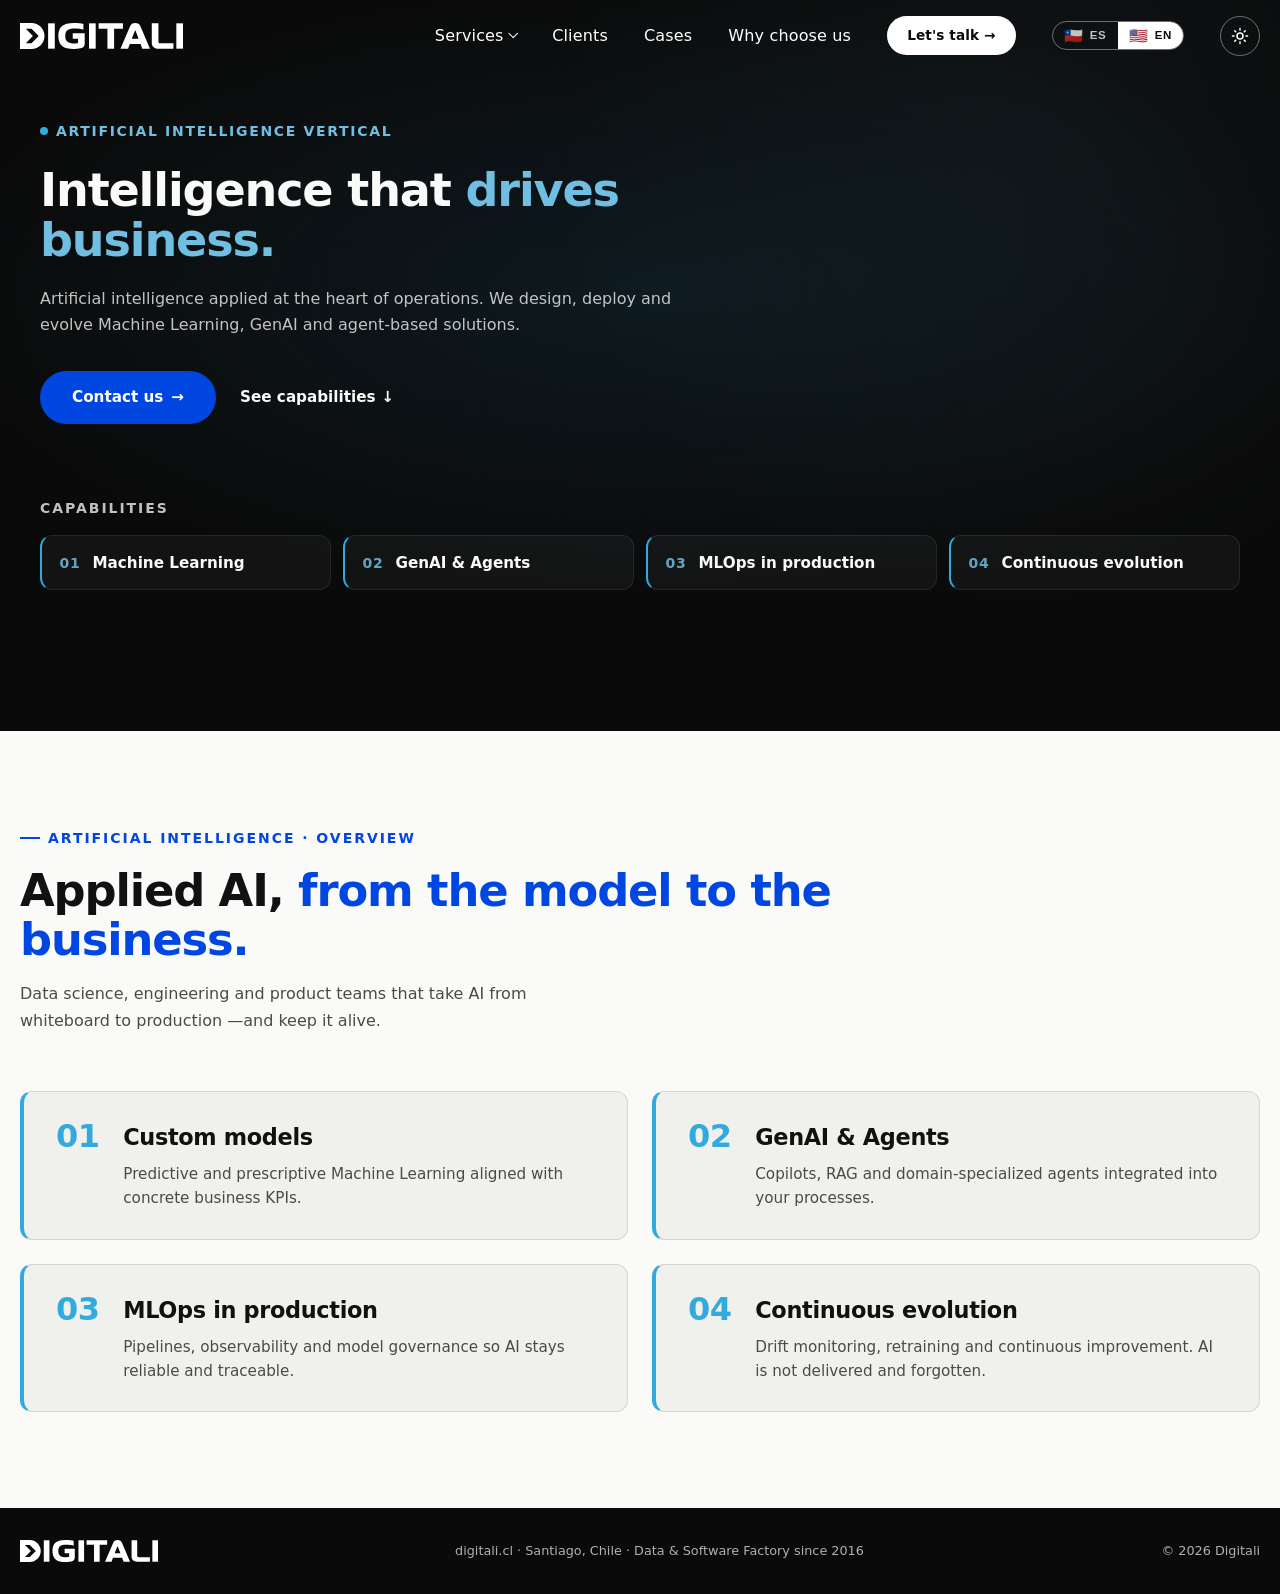
<file: services/artificial-intelligence.html>
<!DOCTYPE html>
<html lang="es" data-theme="light">

<head>
  <meta charset="UTF-8">
  <meta name="viewport" content="width=device-width, initial-scale=1.0">

  <title data-i18n="ai.meta.title">Inteligencia Artificial aplicada · Digitali</title>
  <meta name="description" data-i18n-attr="content:ai.meta.description"
    content="IA aplicada para automatizar, predecir y ganar ventaja competitiva. Machine Learning, GenAI y agentes para empresas que quieren convertir modelos en valor real.">
  <meta property="og:title" data-i18n-attr="content:ai.meta.title" content="Inteligencia Artificial aplicada · Digitali">
  <meta property="og:description" data-i18n-attr="content:ai.meta.og_description"
    content="ML, GenAI y agentes en producción. Convertimos IA en valor de negocio medible.">
  <meta property="og:type" content="website">
  <meta property="og:url" content="https://digitali.cl/services/artificial-intelligence.html">
  <meta property="og:site_name" content="Digitali">
  <meta property="og:locale" content="es_CL">
  <meta property="og:image" content="https://digitali.cl/assets/og-image.png">
  <meta name="twitter:card" content="summary_large_image">
  <meta name="robots" content="index, follow, max-image-preview:large">
  <meta name="theme-color" content="#0046E0">
  <link rel="canonical" href="https://digitali.cl/services/artificial-intelligence.html">

  <script type="application/ld+json">
  {
    "@context": "https://schema.org",
    "@type": "Service",
    "serviceType": "Machine Learning, Generative AI, AI Agents, MLOps",
    "name": "Vertical Inteligencia Artificial · Digitali",
    "description": "ML, GenAI y agentes en producción para convertir IA en valor de negocio medible.",
    "provider": { "@type": "Organization", "name": "Digitali", "url": "https://digitali.cl" },
    "areaServed": { "@type": "Country", "name": "Chile" },
    "url": "https://digitali.cl/services/artificial-intelligence.html"
  }
  </script>

  <link rel="preload" as="image" type="image/svg+xml" href="../assets/digitali-logo.svg" fetchpriority="high">
  <link rel="stylesheet" href="../css/tokens.css">
  <link rel="stylesheet" href="../css/style.css">
  <link rel="stylesheet" href="../css/vertical.css">
  <link rel="icon" type="image/svg+xml" href="../assets/favicon.svg">
</head>

<body>

  <a href="#main" class="skip-link" data-i18n="skip.main">Saltar al contenido principal</a>

  <!-- Shared nav + mobile menu (injected by js/partials.js) -->
  <div data-include="header"></div>

  <main id="main">

    <!-- BANNER (secondary page header) -->
    <section id="ai-hero" class="vertical-banner vertical-banner--ai" aria-labelledby="vertical-hero-title">
      <div class="vertical-hero-bg" aria-hidden="true"></div>
      <div class="vertical-hero-grid-lines" aria-hidden="true"></div>

      <div class="vertical-hero-content">

        <div class="vertical-banner-main">
          <span class="vertical-tag">
            <span class="vertical-tag-dot" aria-hidden="true"></span>
            <span data-i18n="ai.tag">Vertical Inteligencia Artificial</span>
          </span>
          <h1 id="vertical-hero-title" class="vertical-hero-title" data-i18n-html="ai.title">
            Inteligencia que <em>impulsa al negocio.</em>
          </h1>
          <p class="vertical-hero-sub" data-i18n="ai.sub">
            Inteligencia artificial aplicada al corazón de la operación. Diseñamos, desplegamos y
            evolucionamos soluciones de Machine Learning, GenAI y agentes.
          </p>
          <div class="vertical-hero-actions">
            <a href="../index.html#cta" class="btn-primary"><span data-i18n="vertical.cta_contact">Contáctanos</span><span aria-hidden="true"> →</span></a>
            <a href="#ai-overview" class="btn-ghost"><span data-i18n="vertical.cta_caps">Conocer capacidades</span><span aria-hidden="true"> ↓</span></a>
          </div>
        </div>

        <div class="vertical-banner-caps" data-i18n-attr="aria-label:aria.caps" aria-label="Capacidades">
          <div class="vertical-banner-caps-label" data-i18n="vertical.caps_label">Capacidades</div>
          <ul class="vertical-banner-caps-list">
            <li class="vertical-cap"><span class="vertical-cap-num" aria-hidden="true">01</span><span data-i18n="ai.cap1">Machine Learning</span></li>
            <li class="vertical-cap"><span class="vertical-cap-num" aria-hidden="true">02</span><span data-i18n="ai.cap2">GenAI &amp; Agentes</span></li>
            <li class="vertical-cap"><span class="vertical-cap-num" aria-hidden="true">03</span><span data-i18n="ai.cap3">MLOps en producción</span></li>
            <li class="vertical-cap"><span class="vertical-cap-num" aria-hidden="true">04</span><span data-i18n="ai.cap4">Evolución continua</span></li>
          </ul>
        </div>
      </div>
    </section>

    <!-- OVERVIEW -->
    <section id="ai-overview" data-vertical="ai" aria-labelledby="ai-overview-title">
      <div class="vertical-section-header reveal">
        <div class="section-eyebrow" data-i18n="ai.overview_eyebrow">Inteligencia Artificial · Overview</div>
        <h2 id="ai-overview-title" class="section-title" data-i18n-html="ai.overview_title">IA aplicada, <em>desde el modelo hasta el negocio.</em></h2>
        <p class="section-sub" data-i18n="ai.overview_sub">Equipos de ciencia de datos, ingeniería y producto que llevan la IA de la pizarra a producción —y la mantienen viva.</p>
      </div>

      <div class="vertical-overview-grid reveal">
        <article class="vertical-overview-card">
          <div class="vertical-overview-num" aria-hidden="true">01</div>
          <div class="vertical-overview-body">
            <h3 class="vertical-overview-title" data-i18n="ai.overview1.title">Modelos a medida</h3>
            <p class="vertical-overview-desc" data-i18n="ai.overview1.desc">Machine Learning predictivo y prescriptivo alineado con KPIs concretos de negocio.</p>
          </div>
        </article>
        <article class="vertical-overview-card">
          <div class="vertical-overview-num" aria-hidden="true">02</div>
          <div class="vertical-overview-body">
            <h3 class="vertical-overview-title" data-i18n="ai.overview2.title">GenAI &amp; Agentes</h3>
            <p class="vertical-overview-desc" data-i18n="ai.overview2.desc">Copilotos, RAG y agentes especializados por dominio, integrados a tus procesos.</p>
          </div>
        </article>
        <article class="vertical-overview-card">
          <div class="vertical-overview-num" aria-hidden="true">03</div>
          <div class="vertical-overview-body">
            <h3 class="vertical-overview-title" data-i18n="ai.overview3.title">MLOps en producción</h3>
            <p class="vertical-overview-desc" data-i18n="ai.overview3.desc">Pipelines, observabilidad y gobierno de modelos para que la IA sea confiable y trazable.</p>
          </div>
        </article>
        <article class="vertical-overview-card">
          <div class="vertical-overview-num" aria-hidden="true">04</div>
          <div class="vertical-overview-body">
            <h3 class="vertical-overview-title" data-i18n="ai.overview4.title">Evolución continua</h3>
            <p class="vertical-overview-desc" data-i18n="ai.overview4.desc">Monitoreo de drift, reentrenamiento y mejora continua. La IA no se entrega y olvida.</p>
          </div>
        </article>
      </div>
    </section>

  </main>

  <!-- Shared footer (injected by js/partials.js) -->
  <div data-include="footer"></div>

  <script src="../js/partials.js"></script>
  <script src="../js/i18n.js"></script>
  <script src="../js/script.js"></script>
</body>

</html>
</file>
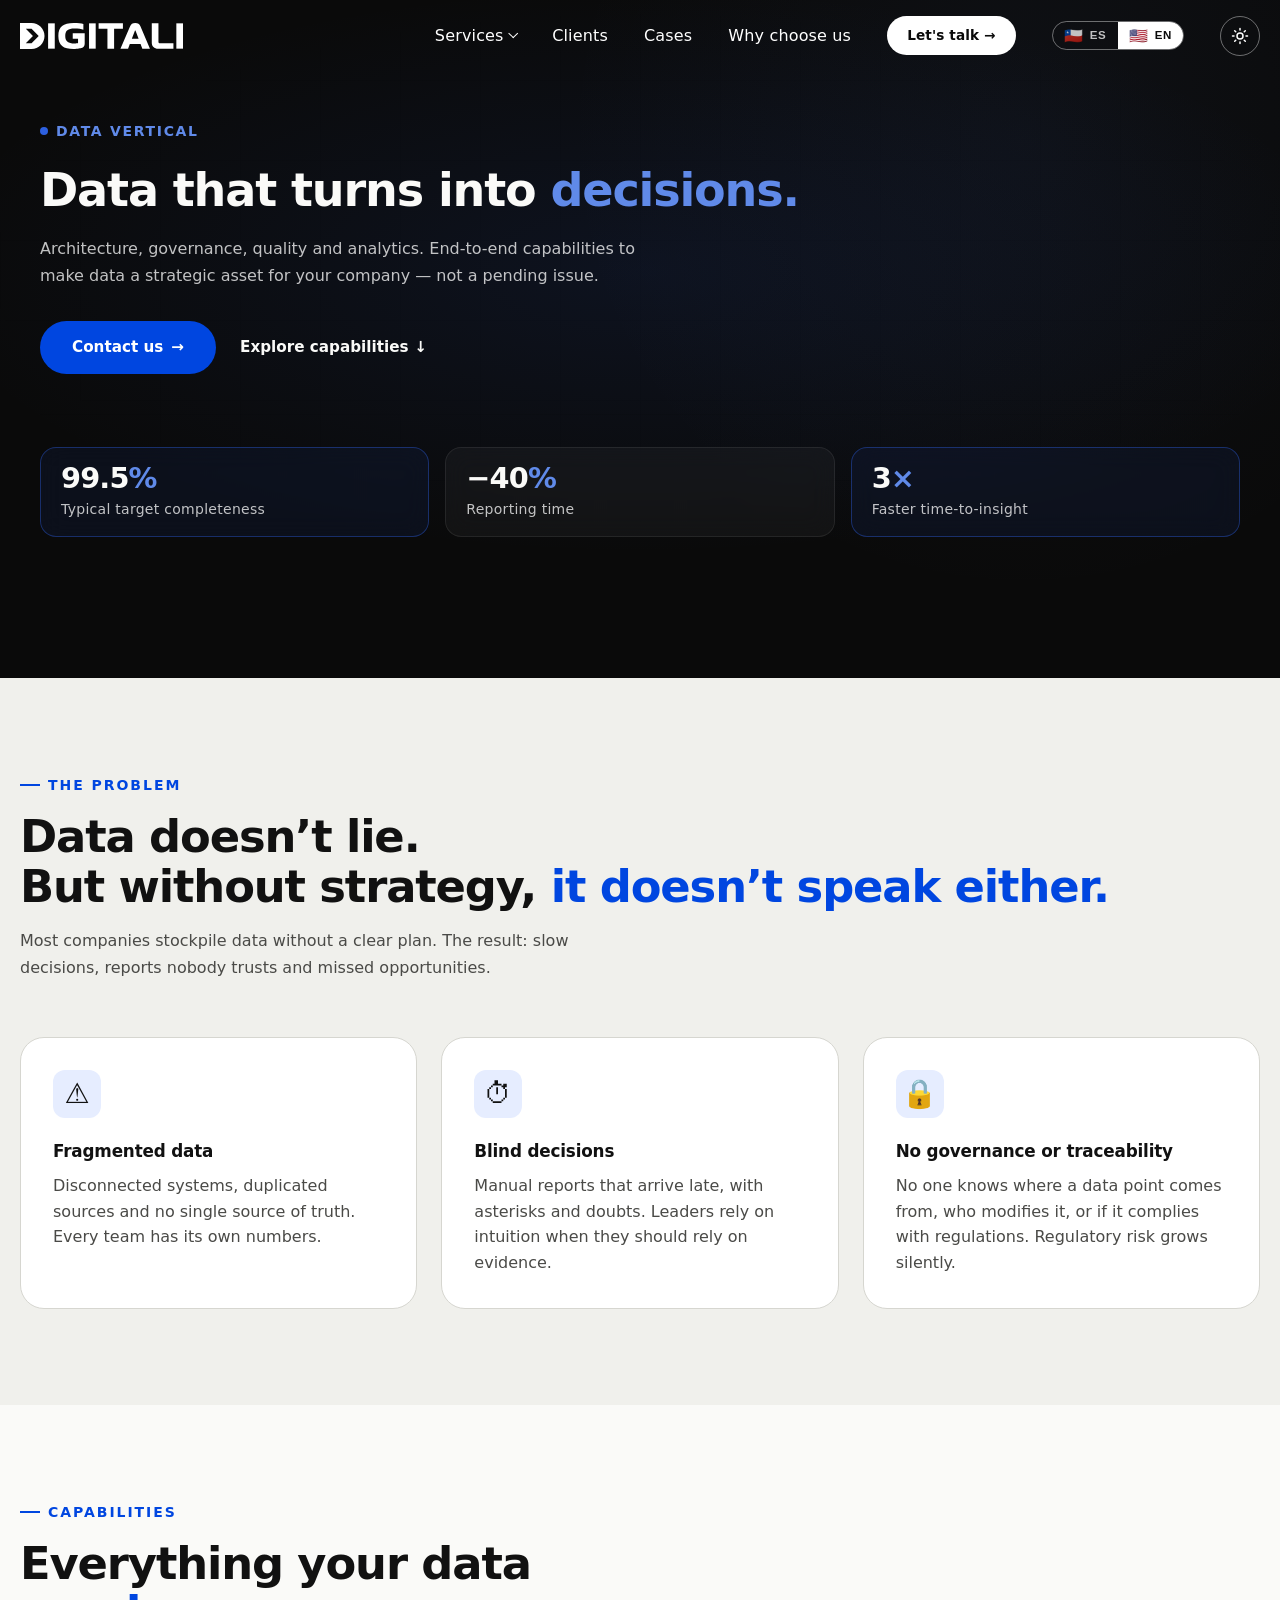
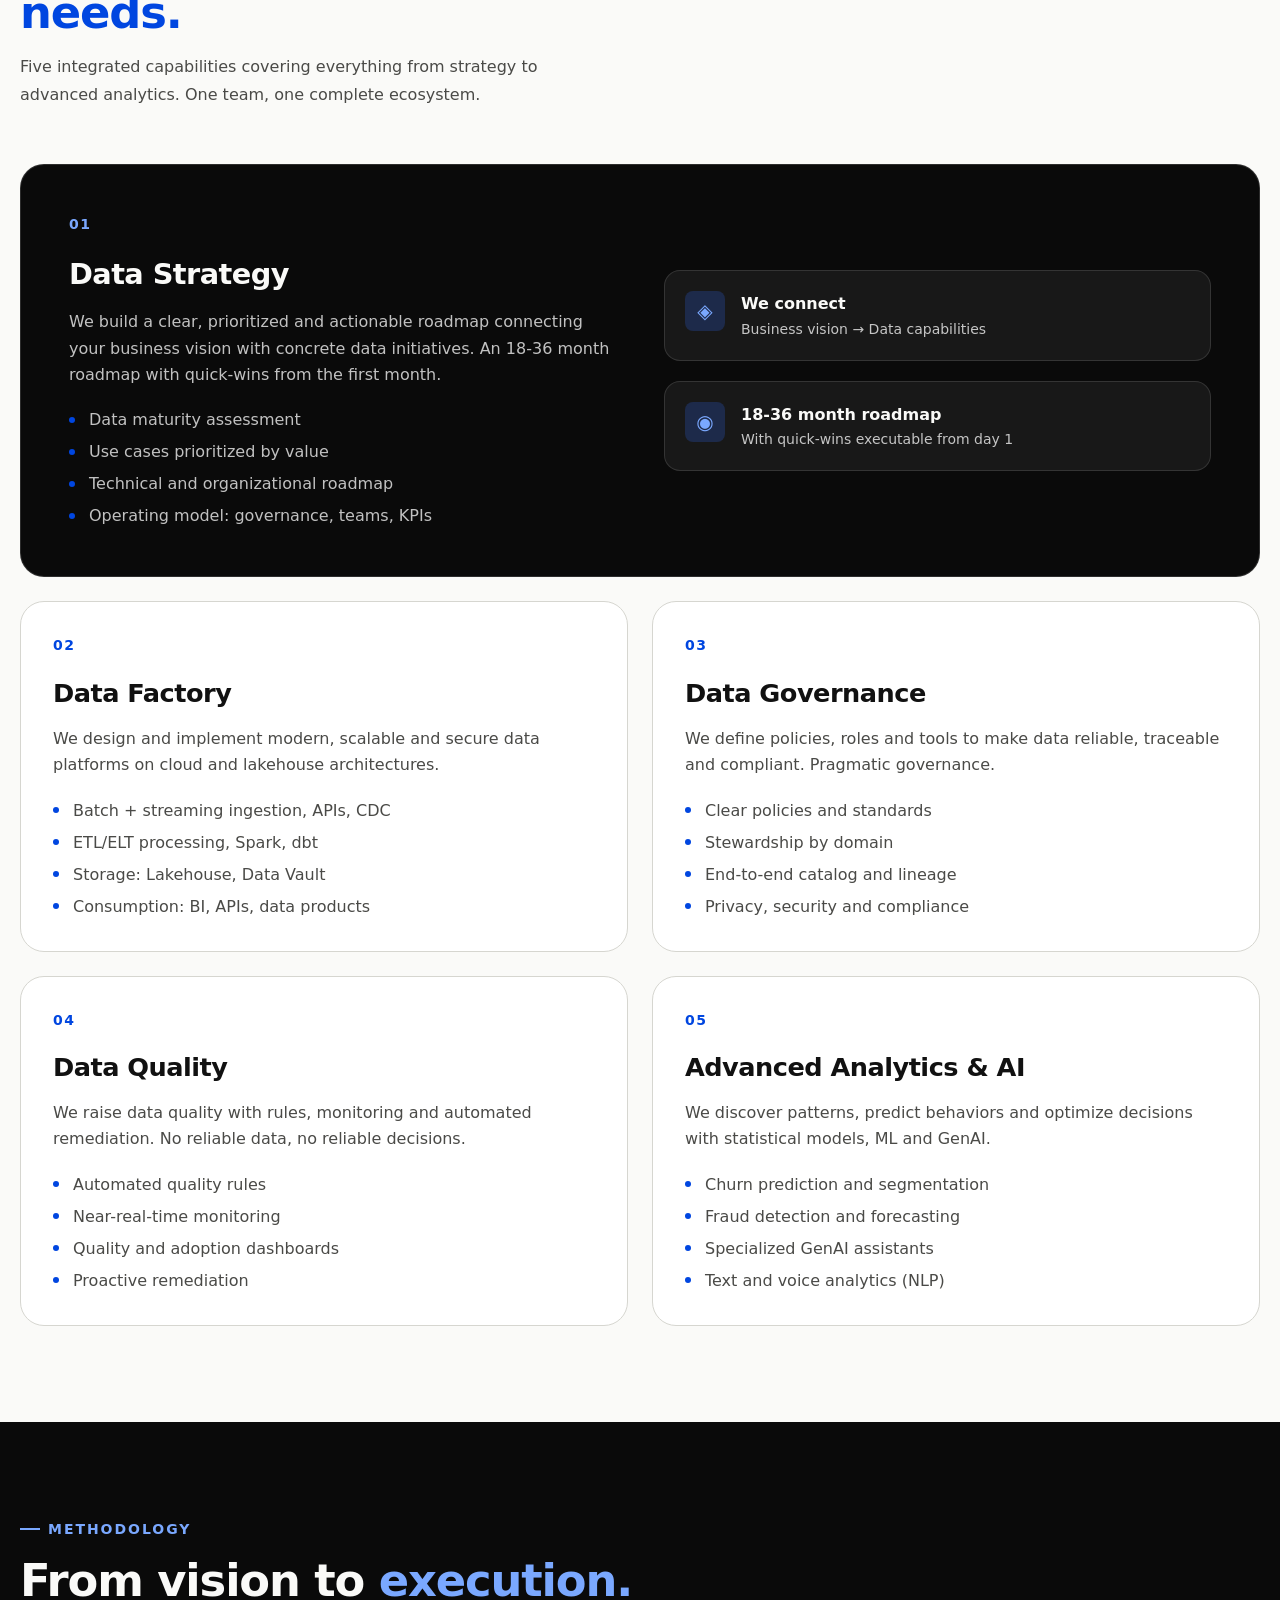
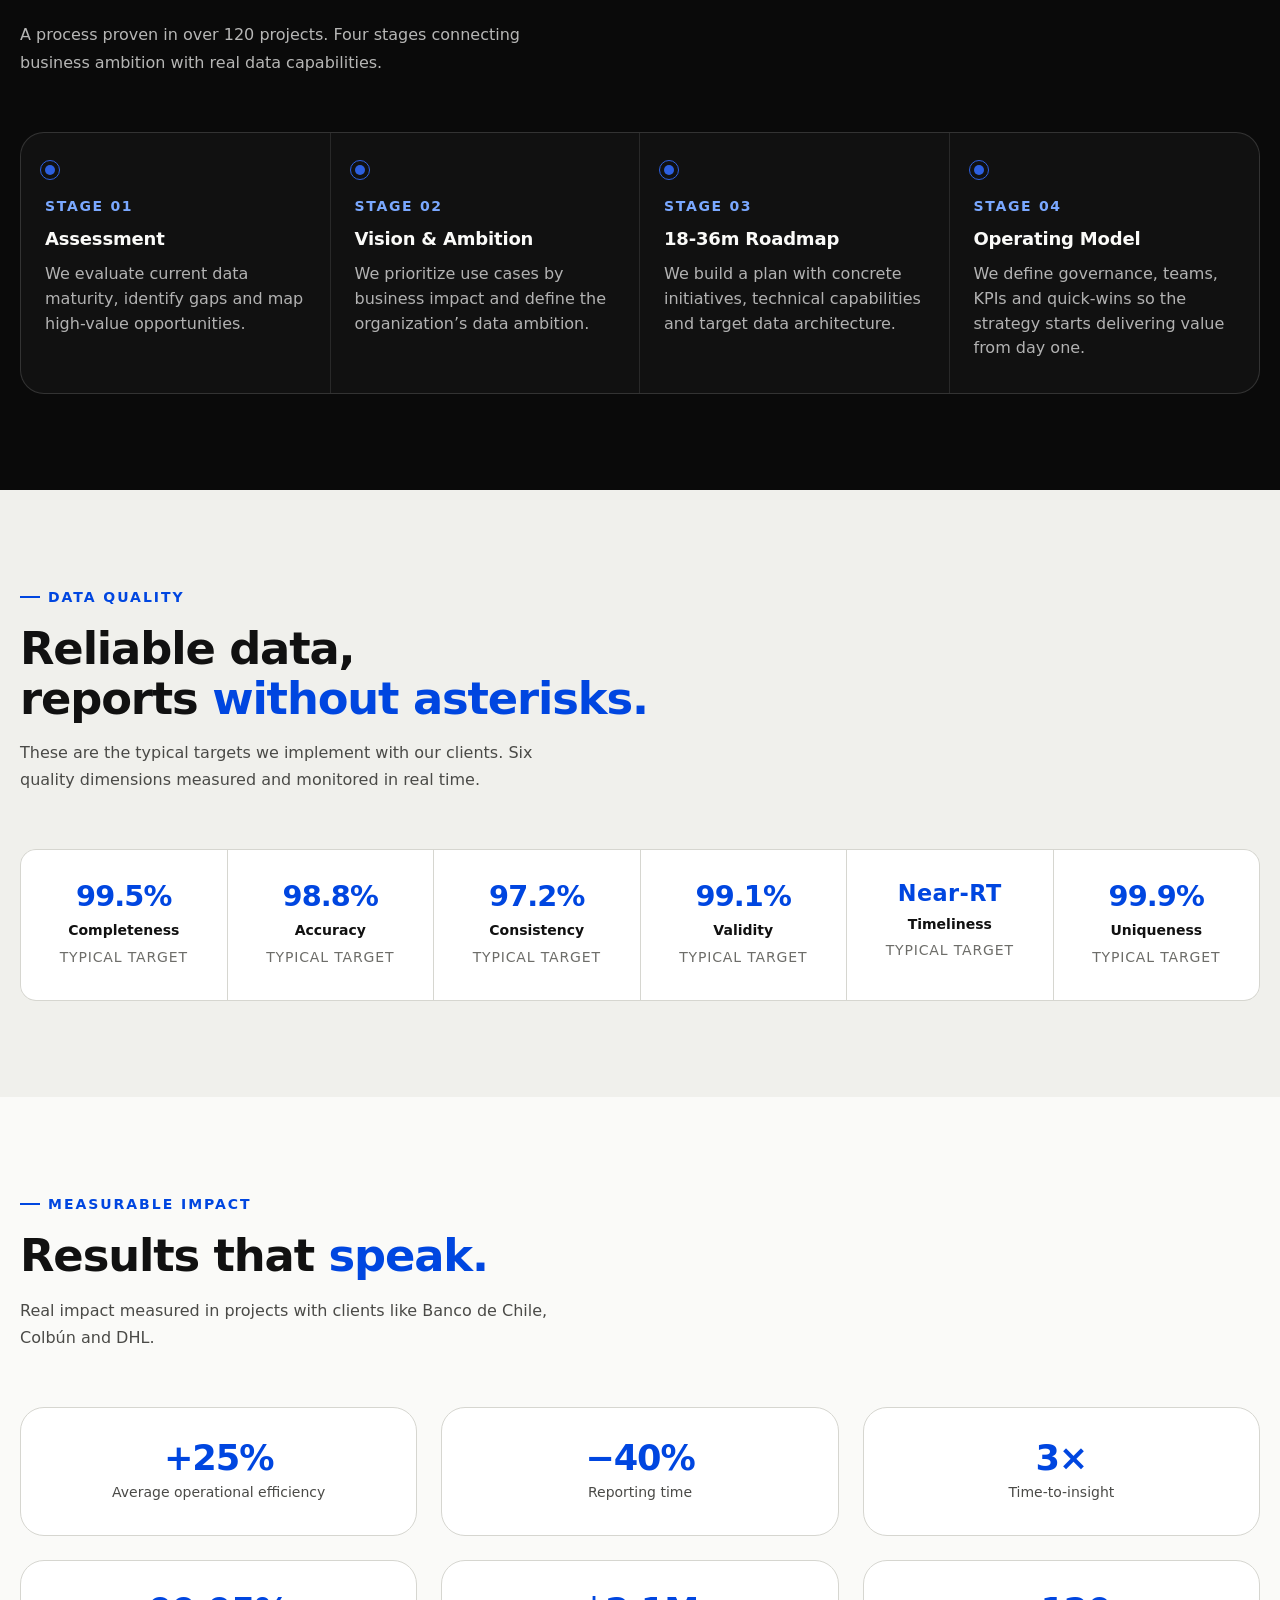
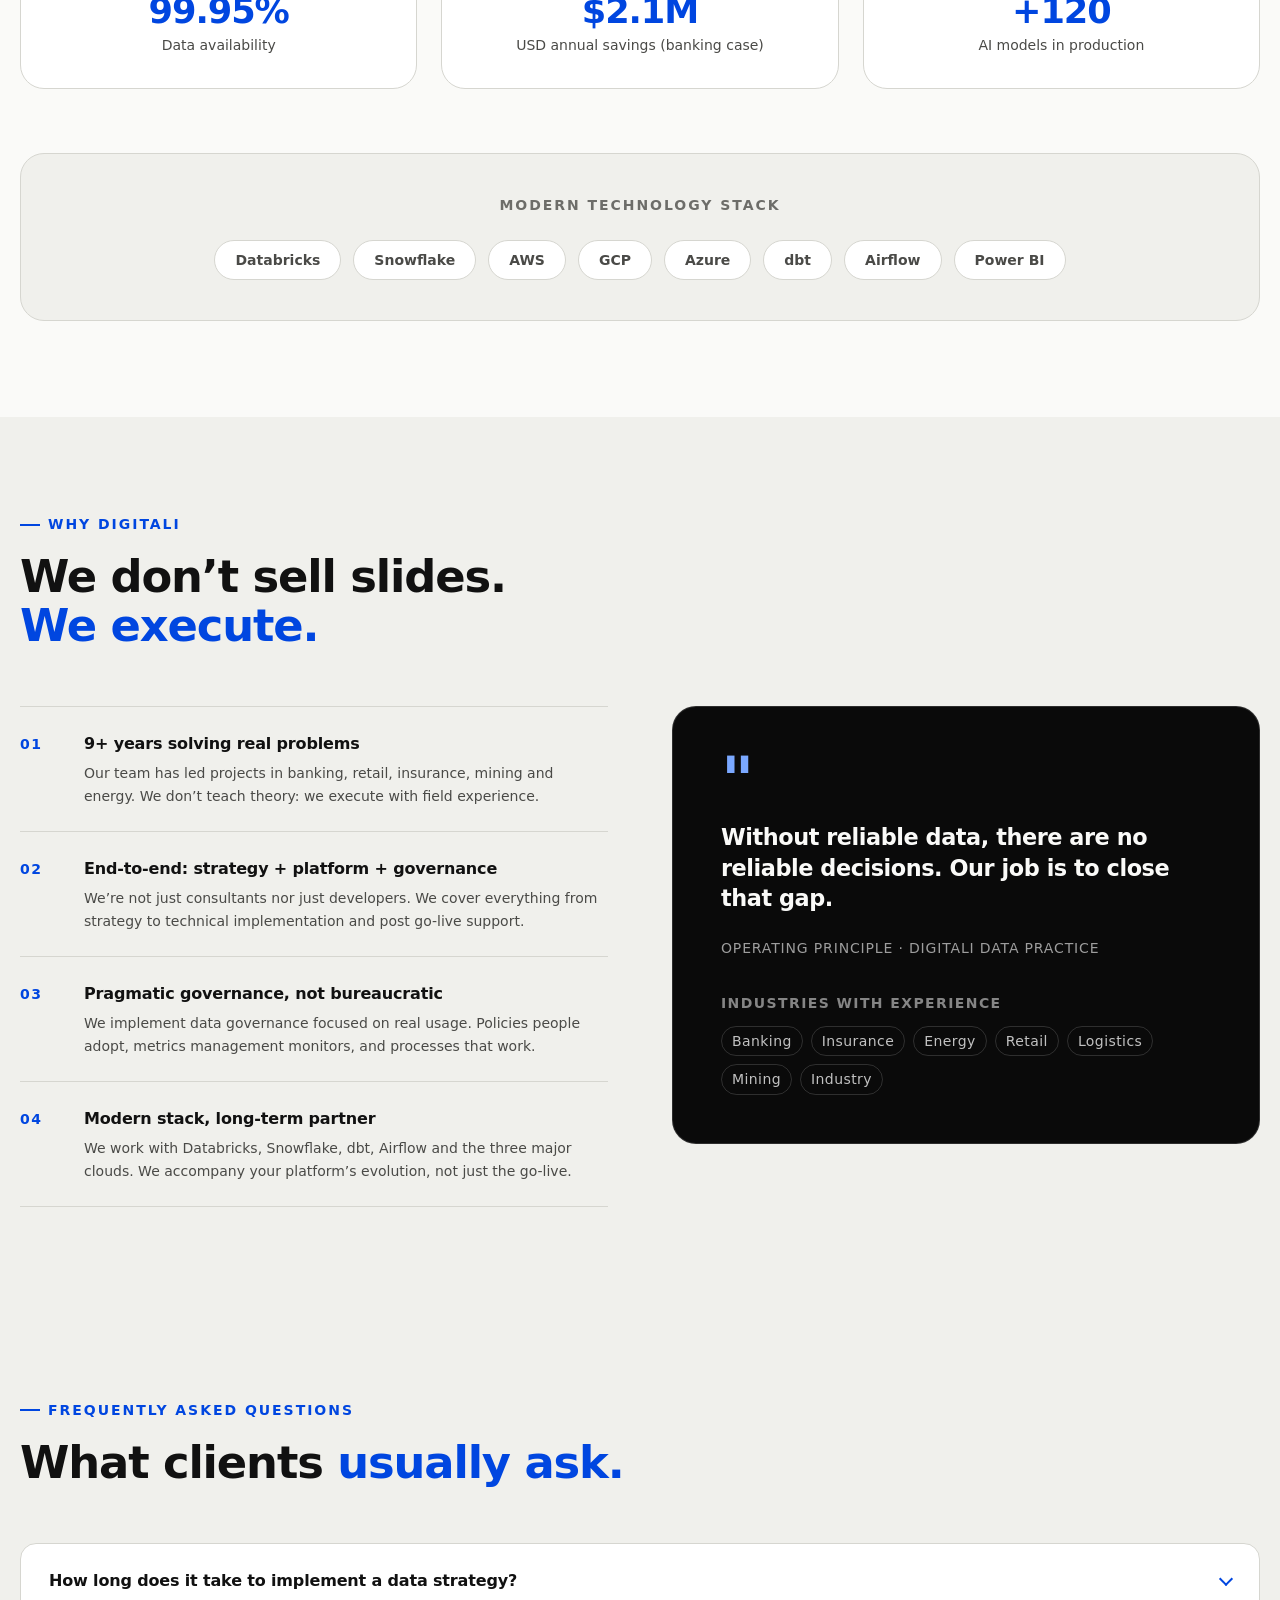
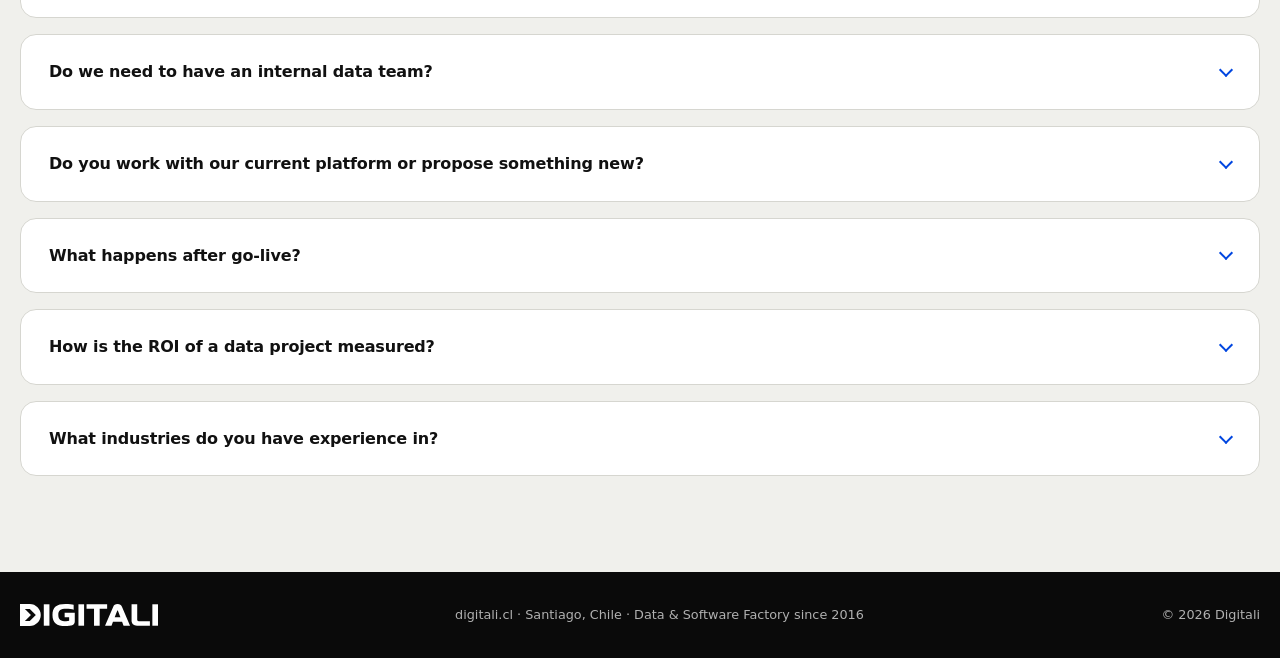
<file: services/data.html>
<!DOCTYPE html>
<html lang="es" data-theme="light">

<head>
  <meta charset="UTF-8">
  <meta name="viewport" content="width=device-width, initial-scale=1.0">

  <title data-i18n="dt.meta.title">Datos que se vuelven decisiones · Digitali</title>
  <meta name="description" data-i18n-attr="content:dt.meta.description"
    content="Convertimos tus datos en un activo estratégico. Data Strategy, Data Factory, Governance, Quality y Advanced Analytics para empresas que toman decisiones con confianza.">
  <meta property="og:title" data-i18n-attr="content:dt.meta.title" content="Datos que se vuelven decisiones · Digitali">
  <meta property="og:description" data-i18n-attr="content:dt.meta.og_description"
    content="Arquitectura, gobierno, calidad y analítica end-to-end. Convertimos datos en decisiones confiables.">
  <meta property="og:type" content="website">
  <meta property="og:url" content="https://digitali.cl/services/data.html">
  <meta property="og:site_name" content="Digitali">
  <meta property="og:locale" content="es_CL">
  <meta property="og:image" content="https://digitali.cl/assets/og-image.png">
  <meta name="twitter:card" content="summary_large_image">
  <meta name="robots" content="index, follow, max-image-preview:large">
  <meta name="theme-color" content="#0046E0">
  <link rel="canonical" href="https://digitali.cl/services/data.html">

  <script type="application/ld+json">
  {
    "@context": "https://schema.org",
    "@type": "Service",
    "serviceType": "Data Strategy, Data Engineering, Data Governance, Data Quality, Advanced Analytics",
    "name": "Vertical Datos · Digitali",
    "description": "Arquitectura, gobierno, calidad y analítica de datos end-to-end.",
    "provider": { "@type": "Organization", "name": "Digitali", "url": "https://digitali.cl" },
    "areaServed": { "@type": "Country", "name": "Chile" },
    "url": "https://digitali.cl/services/data.html"
  }
  </script>

  <link rel="preload" as="image" type="image/svg+xml" href="../assets/digitali-logo.svg" fetchpriority="high">
  <link rel="stylesheet" href="../css/tokens.css">
  <link rel="stylesheet" href="../css/style.css">
  <link rel="stylesheet" href="../css/vertical.css">
  <link rel="stylesheet" href="../css/datos.css">
  <link rel="icon" type="image/svg+xml" href="../assets/favicon.svg">
</head>

<body>

  <a href="#main" class="skip-link" data-i18n="skip.main">Saltar al contenido principal</a>

  <!-- Shared nav + mobile menu (injected by js/partials.js) -->
  <div data-include="header"></div>

  <main id="main">

    <!-- BANNER (secondary page header) -->
    <section id="datos-hero" class="vertical-banner vertical-banner--data" aria-labelledby="vertical-hero-title">
      <div class="vertical-hero-bg" aria-hidden="true"></div>
      <div class="vertical-hero-grid-lines" aria-hidden="true"></div>

      <div class="vertical-hero-content">

        <div class="vertical-banner-main">
          <span class="vertical-tag">
            <span class="vertical-tag-dot" aria-hidden="true"></span>
            <span data-i18n="dt.tag">Vertical Datos</span>
          </span>
          <h1 id="vertical-hero-title" class="vertical-hero-title" data-i18n-html="dt.title">
            Datos que se vuelven <em>decisiones.</em>
          </h1>
          <p class="vertical-hero-sub" data-i18n="dt.sub">
            Arquitectura, gobierno, calidad y analítica. Capacidades end-to-end para que el dato sea un activo
            estratégico de tu empresa — no un problema pendiente.
          </p>
          <div class="vertical-hero-actions">
            <a href="../index.html#cta" class="btn-primary"><span data-i18n="vertical.cta_contact">Contáctanos</span><span aria-hidden="true"> →</span></a>
            <a href="#datos-services" class="btn-ghost"><span data-i18n="dt.cta_explore">Explorar capacidades</span><span aria-hidden="true"> ↓</span></a>
          </div>
        </div>

        <ul class="vertical-banner-stats" data-i18n-attr="aria-label:aria.metrics" aria-label="Métricas de referencia">
          <li class="vertical-stat vertical-stat--accent">
            <div class="vertical-stat-val">99.5<span>%</span></div>
            <div class="vertical-stat-lbl" data-i18n="dt.stat1.lbl">Completitud objetivo típico</div>
          </li>
          <li class="vertical-stat">
            <div class="vertical-stat-val">−40<span>%</span></div>
            <div class="vertical-stat-lbl" data-i18n="dt.stat2.lbl">Tiempo de reporting</div>
          </li>
          <li class="vertical-stat vertical-stat--accent">
            <div class="vertical-stat-val">3<span>×</span></div>
            <div class="vertical-stat-lbl" data-i18n="dt.stat3.lbl">Más rápido: time-to-insight</div>
          </li>
        </ul>
      </div>
    </section>

    <!-- PROBLEM -->
    <section id="datos-problem" aria-labelledby="datos-problem-title">
      <div class="datos-section-header reveal">
        <div class="section-eyebrow" data-i18n="dt.problem.eyebrow">El problema</div>
        <h2 id="datos-problem-title" class="section-title" data-i18n-html="dt.problem.title">Los datos no mienten.<br>Pero sin estrategia, <em>tampoco
            hablan.</em></h2>
        <p class="section-sub" data-i18n="dt.problem.sub">La mayoría de las empresas acumula datos sin un plan claro. El resultado: decisiones
          lentas, reportes que nadie confía y oportunidades que se pierden.</p>
      </div>
      <div class="datos-problem-grid reveal">
        <article class="datos-problem-card">
          <div class="datos-problem-icon" aria-hidden="true">⚠</div>
          <h3 class="datos-problem-title" data-i18n="dt.problem.1.title">Datos fragmentados</h3>
          <p class="datos-problem-desc" data-i18n="dt.problem.1.desc">Sistemas desconectados, fuentes duplicadas y sin una versión única de la verdad.
            Cada área maneja sus propios números.</p>
        </article>
        <article class="datos-problem-card">
          <div class="datos-problem-icon" aria-hidden="true">⏱</div>
          <h3 class="datos-problem-title" data-i18n="dt.problem.2.title">Decisiones a ciegas</h3>
          <p class="datos-problem-desc" data-i18n="dt.problem.2.desc">Reportes manuales que llegan tarde, con asteriscos y dudas. Los líderes deciden
            por intuición cuando deberían decidir por evidencia.</p>
        </article>
        <article class="datos-problem-card">
          <div class="datos-problem-icon" aria-hidden="true">🔒</div>
          <h3 class="datos-problem-title" data-i18n="dt.problem.3.title">Sin gobierno ni trazabilidad</h3>
          <p class="datos-problem-desc" data-i18n="dt.problem.3.desc">Nadie sabe de dónde viene un dato, quién lo modifica ni si cumple con
            normativas. El riesgo regulatorio crece silenciosamente.</p>
        </article>
      </div>
    </section>

    <!-- SERVICES / CAPABILITIES -->
    <section id="datos-services" aria-labelledby="datos-services-title">
      <div class="datos-section-header reveal">
        <div class="section-eyebrow" data-i18n="dt.services.eyebrow">Capacidades</div>
        <h2 id="datos-services-title" class="section-title" data-i18n-html="dt.services.title">Todo lo que tus datos<br><em>necesitan.</em></h2>
        <p class="section-sub" data-i18n="dt.services.sub">Cinco capacidades integradas que cubren desde la estrategia hasta la analítica avanzada.
          Un solo equipo, un ecosistema completo.</p>
      </div>

      <div class="datos-services-grid">
        <!-- 01 Strategy (featured) -->
        <article class="datos-service-card datos-service-card--featured reveal">
          <div>
            <div class="datos-service-num">01</div>
            <h3 class="datos-service-name" data-i18n="dt.svc.1.name">Data Strategy</h3>
            <p class="datos-service-desc" data-i18n="dt.svc.1.desc">Construimos una hoja de ruta clara, priorizada y accionable que conecta la
              visión de tu negocio con iniciativas concretas de datos. Un roadmap de 18-36 meses con quick-wins desde el
              primer mes.</p>
            <ul class="datos-service-caps">
              <li data-i18n="dt.svc.1.cap1">Assessment de madurez de datos</li>
              <li data-i18n="dt.svc.1.cap2">Casos de uso priorizados por valor</li>
              <li data-i18n="dt.svc.1.cap3">Roadmap técnico y organizacional</li>
              <li data-i18n="dt.svc.1.cap4">Modelo operativo: gobierno, equipos, KPIs</li>
            </ul>
          </div>
          <div class="datos-service-feature-side">
            <div class="datos-service-highlight">
              <div class="datos-service-highlight-icon" aria-hidden="true">◈</div>
              <div>
                <div class="datos-service-highlight-title" data-i18n="dt.svc.1.h1.title">Conectamos</div>
                <div class="datos-service-highlight-sub" data-i18n="dt.svc.1.h1.sub">Visión de negocio → Capacidades de datos</div>
              </div>
            </div>
            <div class="datos-service-highlight">
              <div class="datos-service-highlight-icon" aria-hidden="true">◉</div>
              <div>
                <div class="datos-service-highlight-title" data-i18n="dt.svc.1.h2.title">Roadmap 18-36 meses</div>
                <div class="datos-service-highlight-sub" data-i18n="dt.svc.1.h2.sub">Con quick-wins ejecutables desde el día 1</div>
              </div>
            </div>
          </div>
        </article>

        <!-- 02 Factory -->
        <article class="datos-service-card reveal reveal-delay-1">
          <div class="datos-service-num">02</div>
          <h3 class="datos-service-name" data-i18n="dt.svc.2.name">Data Factory</h3>
          <p class="datos-service-desc" data-i18n="dt.svc.2.desc">Diseñamos e implementamos plataformas de datos modernas, escalables y seguras
            sobre arquitecturas cloud y lakehouse.</p>
          <ul class="datos-service-caps">
            <li data-i18n="dt.svc.2.cap1">Ingesta batch + streaming, APIs, CDC</li>
            <li data-i18n="dt.svc.2.cap2">Procesamiento ETL/ELT, Spark, dbt</li>
            <li data-i18n="dt.svc.2.cap3">Storage: Lakehouse, Data Vault</li>
            <li data-i18n="dt.svc.2.cap4">Consumo: BI, APIs, productos de datos</li>
          </ul>
        </article>

        <!-- 03 Governance -->
        <article class="datos-service-card reveal reveal-delay-2">
          <div class="datos-service-num">03</div>
          <h3 class="datos-service-name" data-i18n="dt.svc.3.name">Data Governance</h3>
          <p class="datos-service-desc" data-i18n="dt.svc.3.desc">Definimos políticas, roles y herramientas para que el dato sea confiable,
            trazable y cumpla con normativas. Gobierno pragmático.</p>
          <ul class="datos-service-caps">
            <li data-i18n="dt.svc.3.cap1">Políticas y estándares claros</li>
            <li data-i18n="dt.svc.3.cap2">Stewardship por dominio</li>
            <li data-i18n="dt.svc.3.cap3">Catálogo y linaje end-to-end</li>
            <li data-i18n="dt.svc.3.cap4">Privacidad, seguridad y compliance</li>
          </ul>
        </article>

        <!-- 04 Quality -->
        <article class="datos-service-card reveal">
          <div class="datos-service-num">04</div>
          <h3 class="datos-service-name" data-i18n="dt.svc.4.name">Data Quality</h3>
          <p class="datos-service-desc" data-i18n="dt.svc.4.desc">Elevamos la calidad del dato con reglas, monitoreo y remediación automatizada.
            Sin datos confiables, no hay decisiones confiables.</p>
          <ul class="datos-service-caps">
            <li data-i18n="dt.svc.4.cap1">Reglas de calidad automatizadas</li>
            <li data-i18n="dt.svc.4.cap2">Monitoreo near-real-time</li>
            <li data-i18n="dt.svc.4.cap3">Dashboards de calidad y adopción</li>
            <li data-i18n="dt.svc.4.cap4">Remediación proactiva</li>
          </ul>
        </article>

        <!-- 05 Advanced Analytics -->
        <article class="datos-service-card reveal reveal-delay-1">
          <div class="datos-service-num">05</div>
          <h3 class="datos-service-name" data-i18n-html="dt.svc.5.name">Advanced Analytics &amp; IA</h3>
          <p class="datos-service-desc" data-i18n="dt.svc.5.desc">Descubrimos patrones, predecimos comportamientos y optimizamos decisiones con
            modelos estadísticos, ML y GenAI.</p>
          <ul class="datos-service-caps">
            <li data-i18n="dt.svc.5.cap1">Predicción de churn y segmentación</li>
            <li data-i18n="dt.svc.5.cap2">Detección de fraude y forecasting</li>
            <li data-i18n="dt.svc.5.cap3">Asistentes GenAI especializados</li>
            <li data-i18n="dt.svc.5.cap4">Análisis de texto y voz (NLP)</li>
          </ul>
        </article>
      </div>
    </section>

    <!-- PROCESS -->
    <section id="datos-process" aria-labelledby="datos-process-title">
      <div class="datos-section-header reveal">
        <div class="section-eyebrow" data-i18n="dt.process.eyebrow">Metodología</div>
        <h2 id="datos-process-title" class="section-title" data-i18n-html="dt.process.title">De la visión a la <em>ejecución.</em></h2>
        <p class="section-sub" data-i18n="dt.process.sub">Un proceso probado en más de 120 proyectos. Cuatro etapas que conectan la ambición del
          negocio con capacidades reales de datos.</p>
      </div>
      <ol class="datos-process-track reveal">
        <li class="datos-process-step">
          <div class="datos-process-dot" style="--pulse-delay: 0s;" aria-hidden="true"></div>
          <div class="datos-process-num"><span data-i18n="dt.process.stage">Etapa</span> 01</div>
          <h3 class="datos-process-name" data-i18n="dt.process.1.name">Assessment</h3>
          <p class="datos-process-desc" data-i18n="dt.process.1.desc">Evaluamos la madurez actual de datos, identificamos gaps y mapeamos
            oportunidades de alto valor.</p>
        </li>
        <li class="datos-process-step">
          <div class="datos-process-dot" style="--pulse-delay: 0.7s;" aria-hidden="true"></div>
          <div class="datos-process-num"><span data-i18n="dt.process.stage">Etapa</span> 02</div>
          <h3 class="datos-process-name" data-i18n-html="dt.process.2.name">Visión &amp; Ambición</h3>
          <p class="datos-process-desc" data-i18n="dt.process.2.desc">Priorizamos casos de uso por impacto de negocio y definimos la ambición de datos
            de la organización.</p>
        </li>
        <li class="datos-process-step">
          <div class="datos-process-dot" style="--pulse-delay: 1.4s;" aria-hidden="true"></div>
          <div class="datos-process-num"><span data-i18n="dt.process.stage">Etapa</span> 03</div>
          <h3 class="datos-process-name" data-i18n="dt.process.3.name">Roadmap 18-36m</h3>
          <p class="datos-process-desc" data-i18n="dt.process.3.desc">Construimos un plan con iniciativas concretas, capacidades técnicas y
            arquitectura de datos objetivo.</p>
        </li>
        <li class="datos-process-step">
          <div class="datos-process-dot" style="--pulse-delay: 2.1s;" aria-hidden="true"></div>
          <div class="datos-process-num"><span data-i18n="dt.process.stage">Etapa</span> 04</div>
          <h3 class="datos-process-name" data-i18n="dt.process.4.name">Modelo Operativo</h3>
          <p class="datos-process-desc" data-i18n="dt.process.4.desc">Definimos gobierno, equipos, KPIs y quick-wins para que la estrategia empiece a
            generar valor desde el día uno.</p>
        </li>
      </ol>
    </section>

    <!-- DATA QUALITY -->
    <section id="datos-quality" aria-labelledby="datos-quality-title">
      <div class="datos-section-header reveal">
        <div class="section-eyebrow" data-i18n="dt.quality.eyebrow">Data quality</div>
        <h2 id="datos-quality-title" class="section-title" data-i18n-html="dt.quality.title">Datos confiables,<br>reportes <em>sin asterisco.</em></h2>
        <p class="section-sub" data-i18n="dt.quality.sub">Estos son los objetivos típicos que implementamos en nuestros clientes. Seis dimensiones
          de calidad medidas y monitoreadas en tiempo real.</p>
      </div>
      <div class="datos-quality-grid reveal">
        <figure class="datos-quality-cell">
          <div class="datos-quality-val">99.5%</div>
          <figcaption class="datos-quality-dim" data-i18n="dt.quality.1.dim">Completitud</figcaption>
          <small class="datos-quality-lbl" data-i18n="dt.quality.lbl">objetivo típico</small>
        </figure>
        <figure class="datos-quality-cell">
          <div class="datos-quality-val">98.8%</div>
          <figcaption class="datos-quality-dim" data-i18n="dt.quality.2.dim">Exactitud</figcaption>
          <small class="datos-quality-lbl" data-i18n="dt.quality.lbl">objetivo típico</small>
        </figure>
        <figure class="datos-quality-cell">
          <div class="datos-quality-val">97.2%</div>
          <figcaption class="datos-quality-dim" data-i18n="dt.quality.3.dim">Consistencia</figcaption>
          <small class="datos-quality-lbl" data-i18n="dt.quality.lbl">objetivo típico</small>
        </figure>
        <figure class="datos-quality-cell">
          <div class="datos-quality-val">99.1%</div>
          <figcaption class="datos-quality-dim" data-i18n="dt.quality.4.dim">Validez</figcaption>
          <small class="datos-quality-lbl" data-i18n="dt.quality.lbl">objetivo típico</small>
        </figure>
        <figure class="datos-quality-cell">
          <div class="datos-quality-val datos-quality-val--text">Near-RT</div>
          <figcaption class="datos-quality-dim" data-i18n="dt.quality.5.dim">Oportunidad</figcaption>
          <small class="datos-quality-lbl" data-i18n="dt.quality.lbl">objetivo típico</small>
        </figure>
        <figure class="datos-quality-cell">
          <div class="datos-quality-val">99.9%</div>
          <figcaption class="datos-quality-dim" data-i18n="dt.quality.6.dim">Unicidad</figcaption>
          <small class="datos-quality-lbl" data-i18n="dt.quality.lbl">objetivo típico</small>
        </figure>
      </div>
    </section>

    <!-- IMPACT / KPIs -->
    <section id="datos-impact" aria-labelledby="datos-impact-title">
      <div class="datos-section-header reveal">
        <div class="section-eyebrow" data-i18n="dt.impact.eyebrow">Impacto medible</div>
        <h2 id="datos-impact-title" class="section-title" data-i18n-html="dt.impact.title">Resultados que <em>hablan.</em></h2>
        <p class="section-sub" data-i18n="dt.impact.sub">Impacto real medido en proyectos con clientes como Banco de Chile, Colbún y DHL.</p>
      </div>
      <div class="datos-impact-grid reveal">
        <figure class="datos-impact-card">
          <div class="datos-impact-val">+25<span>%</span></div>
          <figcaption class="datos-impact-lbl" data-i18n="dt.impact.1.lbl">Eficiencia operacional promedio</figcaption>
        </figure>
        <figure class="datos-impact-card">
          <div class="datos-impact-val">−40<span>%</span></div>
          <figcaption class="datos-impact-lbl" data-i18n="dt.impact.2.lbl">Tiempo de reporting</figcaption>
        </figure>
        <figure class="datos-impact-card">
          <div class="datos-impact-val">3<span>×</span></div>
          <figcaption class="datos-impact-lbl" data-i18n="dt.impact.3.lbl">Time-to-insight</figcaption>
        </figure>
        <figure class="datos-impact-card">
          <div class="datos-impact-val">99.95<span>%</span></div>
          <figcaption class="datos-impact-lbl" data-i18n="dt.impact.4.lbl">Disponibilidad de datos</figcaption>
        </figure>
        <figure class="datos-impact-card">
          <div class="datos-impact-val">$2.1<span>M</span></div>
          <figcaption class="datos-impact-lbl" data-i18n="dt.impact.5.lbl">USD ahorro anual (caso banca)</figcaption>
        </figure>
        <figure class="datos-impact-card">
          <div class="datos-impact-val">+120</div>
          <figcaption class="datos-impact-lbl" data-i18n="dt.impact.6.lbl">Modelos IA en producción</figcaption>
        </figure>
      </div>

      <div class="datos-stack-wrap reveal">
        <div class="datos-stack-title" data-i18n="dt.impact.stack_title">Stack tecnológico moderno</div>
        <ul class="datos-stack-logos">
          <li class="datos-stack-item">Databricks</li>
          <li class="datos-stack-item">Snowflake</li>
          <li class="datos-stack-item">AWS</li>
          <li class="datos-stack-item">GCP</li>
          <li class="datos-stack-item">Azure</li>
          <li class="datos-stack-item">dbt</li>
          <li class="datos-stack-item">Airflow</li>
          <li class="datos-stack-item">Power BI</li>
        </ul>
      </div>
    </section>

    <!-- WHY / DIFFERENTIATORS -->
    <section id="datos-why" aria-labelledby="datos-why-title">
      <div class="datos-section-header reveal">
        <div class="section-eyebrow" data-i18n="dt.why.eyebrow">Por qué Digitali</div>
        <h2 id="datos-why-title" class="section-title" data-i18n-html="dt.why.title">No vendemos slides.<br><em>Ejecutamos.</em></h2>
      </div>
      <div class="datos-why-grid">
        <ol class="datos-why-list">
          <li class="datos-why-item reveal">
            <div class="datos-why-num">01</div>
            <div>
              <h3 class="datos-why-item-title" data-i18n="dt.why.1.title">9+ años resolviendo problemas reales</h3>
              <p class="datos-why-item-desc" data-i18n="dt.why.1.desc">Nuestro equipo ha liderado proyectos en banca, retail, seguros, minería y
                energía. No enseñamos teoría: ejecutamos con experiencia de terreno.</p>
            </div>
          </li>
          <li class="datos-why-item reveal reveal-delay-1">
            <div class="datos-why-num">02</div>
            <div>
              <h3 class="datos-why-item-title" data-i18n="dt.why.2.title">End-to-end: estrategia + plataforma + gobierno</h3>
              <p class="datos-why-item-desc" data-i18n="dt.why.2.desc">No somos solo consultores ni solo desarrolladores. Cubrimos desde la
                estrategia hasta la implementación técnica y el acompañamiento post go-live.</p>
            </div>
          </li>
          <li class="datos-why-item reveal reveal-delay-2">
            <div class="datos-why-num">03</div>
            <div>
              <h3 class="datos-why-item-title" data-i18n="dt.why.3.title">Gobierno pragmático, no burocrático</h3>
              <p class="datos-why-item-desc" data-i18n="dt.why.3.desc">Implementamos gobierno de datos orientado al uso real. Políticas que la
                gente adopta, métricas que la gerencia monitorea, y procesos que funcionan.</p>
            </div>
          </li>
          <li class="datos-why-item reveal reveal-delay-3">
            <div class="datos-why-num">04</div>
            <div>
              <h3 class="datos-why-item-title" data-i18n="dt.why.4.title">Stack moderno, partner de largo plazo</h3>
              <p class="datos-why-item-desc" data-i18n="dt.why.4.desc">Trabajamos con Databricks, Snowflake, dbt, Airflow y las tres nubes
                principales. Acompañamos la evolución de tu plataforma, no solo el go-live.</p>
            </div>
          </li>
        </ol>
        <aside class="datos-why-quote reveal">
          <div class="datos-why-quote-mark" aria-hidden="true">"</div>
          <p class="datos-why-quote-text" data-i18n="dt.why.quote">Sin datos confiables, no hay decisiones confiables. Nuestro trabajo es cerrar
            esa brecha.</p>
          <div class="datos-why-quote-source" data-i18n="dt.why.quote_source">Principio operativo · Digitali Data Practice</div>
          <div class="datos-why-industries">
            <div class="datos-why-industries-label" data-i18n="dt.why.industries_label">Industrias con experiencia</div>
            <ul class="datos-why-industries-list">
              <li class="cap-tag" data-i18n="dt.why.ind.1">Banca</li>
              <li class="cap-tag" data-i18n="dt.why.ind.2">Seguros</li>
              <li class="cap-tag" data-i18n="dt.why.ind.3">Energía</li>
              <li class="cap-tag" data-i18n="dt.why.ind.4">Retail</li>
              <li class="cap-tag" data-i18n="dt.why.ind.5">Logística</li>
              <li class="cap-tag" data-i18n="dt.why.ind.6">Minería</li>
              <li class="cap-tag" data-i18n="dt.why.ind.7">Industria</li>
            </ul>
          </div>
        </aside>
      </div>
    </section>

    <!-- FAQ -->
    <section id="datos-faq" aria-labelledby="datos-faq-title">
      <div class="datos-section-header reveal">
        <div class="section-eyebrow" data-i18n="dt.faq.eyebrow">Preguntas frecuentes</div>
        <h2 id="datos-faq-title" class="section-title" data-i18n-html="dt.faq.title">Lo que suelen <em>preguntarnos.</em></h2>
      </div>
      <ul class="datos-faq-grid reveal">
        <li>
          <details class="datos-faq-item">
            <summary class="datos-faq-q" data-i18n="dt.faq.1.q">¿Cuánto tiempo toma implementar una estrategia de datos?</summary>
            <div class="datos-faq-a"><p data-i18n="dt.faq.1.a">La fase de estrategia y roadmap toma entre 6 y 10 semanas. La implementación de las primeras iniciativas comienza en paralelo, con quick-wins entregados desde el primer mes.</p></div>
          </details>
        </li>
        <li>
          <details class="datos-faq-item">
            <summary class="datos-faq-q" data-i18n="dt.faq.2.q">¿Necesitamos tener un equipo de datos interno?</summary>
            <div class="datos-faq-a"><p data-i18n="dt.faq.2.a">No necesariamente. Podemos operar como tu equipo de datos externo o complementar un equipo interno existente. Parte de nuestra estrategia incluye definir el modelo operativo ideal para tu empresa.</p></div>
          </details>
        </li>
        <li>
          <details class="datos-faq-item">
            <summary class="datos-faq-q" data-i18n="dt.faq.3.q">¿Trabajan con nuestra plataforma actual o proponen algo nuevo?</summary>
            <div class="datos-faq-a"><p data-i18n="dt.faq.3.a">Ambas. Evaluamos tu ecosistema actual y recomendamos la arquitectura objetivo. Si tu stack funciona, lo potenciamos. Si necesita evolucionar, diseñamos la migración con mínimo impacto operacional.</p></div>
          </details>
        </li>
        <li>
          <details class="datos-faq-item">
            <summary class="datos-faq-q" data-i18n="dt.faq.4.q">¿Qué pasa después del go-live?</summary>
            <div class="datos-faq-a"><p data-i18n="dt.faq.4.a">Ofrecemos acompañamiento post-implementación con soporte, monitoreo de calidad y evolución continua. No desaparecemos después del go-live — somos un partner de largo plazo.</p></div>
          </details>
        </li>
        <li>
          <details class="datos-faq-item">
            <summary class="datos-faq-q" data-i18n="dt.faq.5.q">¿Cómo se mide el ROI de un proyecto de datos?</summary>
            <div class="datos-faq-a"><p data-i18n="dt.faq.5.a">Definimos KPIs de impacto desde la estrategia: reducción de tiempo de reporting, mejora en calidad de datos, ahorro operacional y aceleración de time-to-insight. Todo se mide y se reporta.</p></div>
          </details>
        </li>
        <li>
          <details class="datos-faq-item">
            <summary class="datos-faq-q" data-i18n="dt.faq.6.q">¿En qué industrias tienen experiencia?</summary>
            <div class="datos-faq-a"><p data-i18n="dt.faq.6.a">Banca, seguros, energía, retail, logística, minería e industria. Hemos trabajado con empresas como Banco de Chile, Colbún, DHL, Consorcio, Confuturo y Gourmet.</p></div>
          </details>
        </li>
      </ul>
    </section>

  </main>

  <!-- Shared footer (injected by js/partials.js) -->
  <div data-include="footer"></div>

  <script src="../js/partials.js"></script>
  <script src="../js/i18n.js"></script>
  <script src="../js/script.js"></script>
  <script>
    // FAQ — accordion behavior: only one open at a time
    document.querySelectorAll('details.datos-faq-item').forEach(item => {
      item.addEventListener('toggle', () => {
        if (item.open) {
          document.querySelectorAll('details.datos-faq-item[open]').forEach(other => {
            if (other !== item) other.open = false;
          });
        }
      });
    });
  </script>
</body>

</html>
</file>
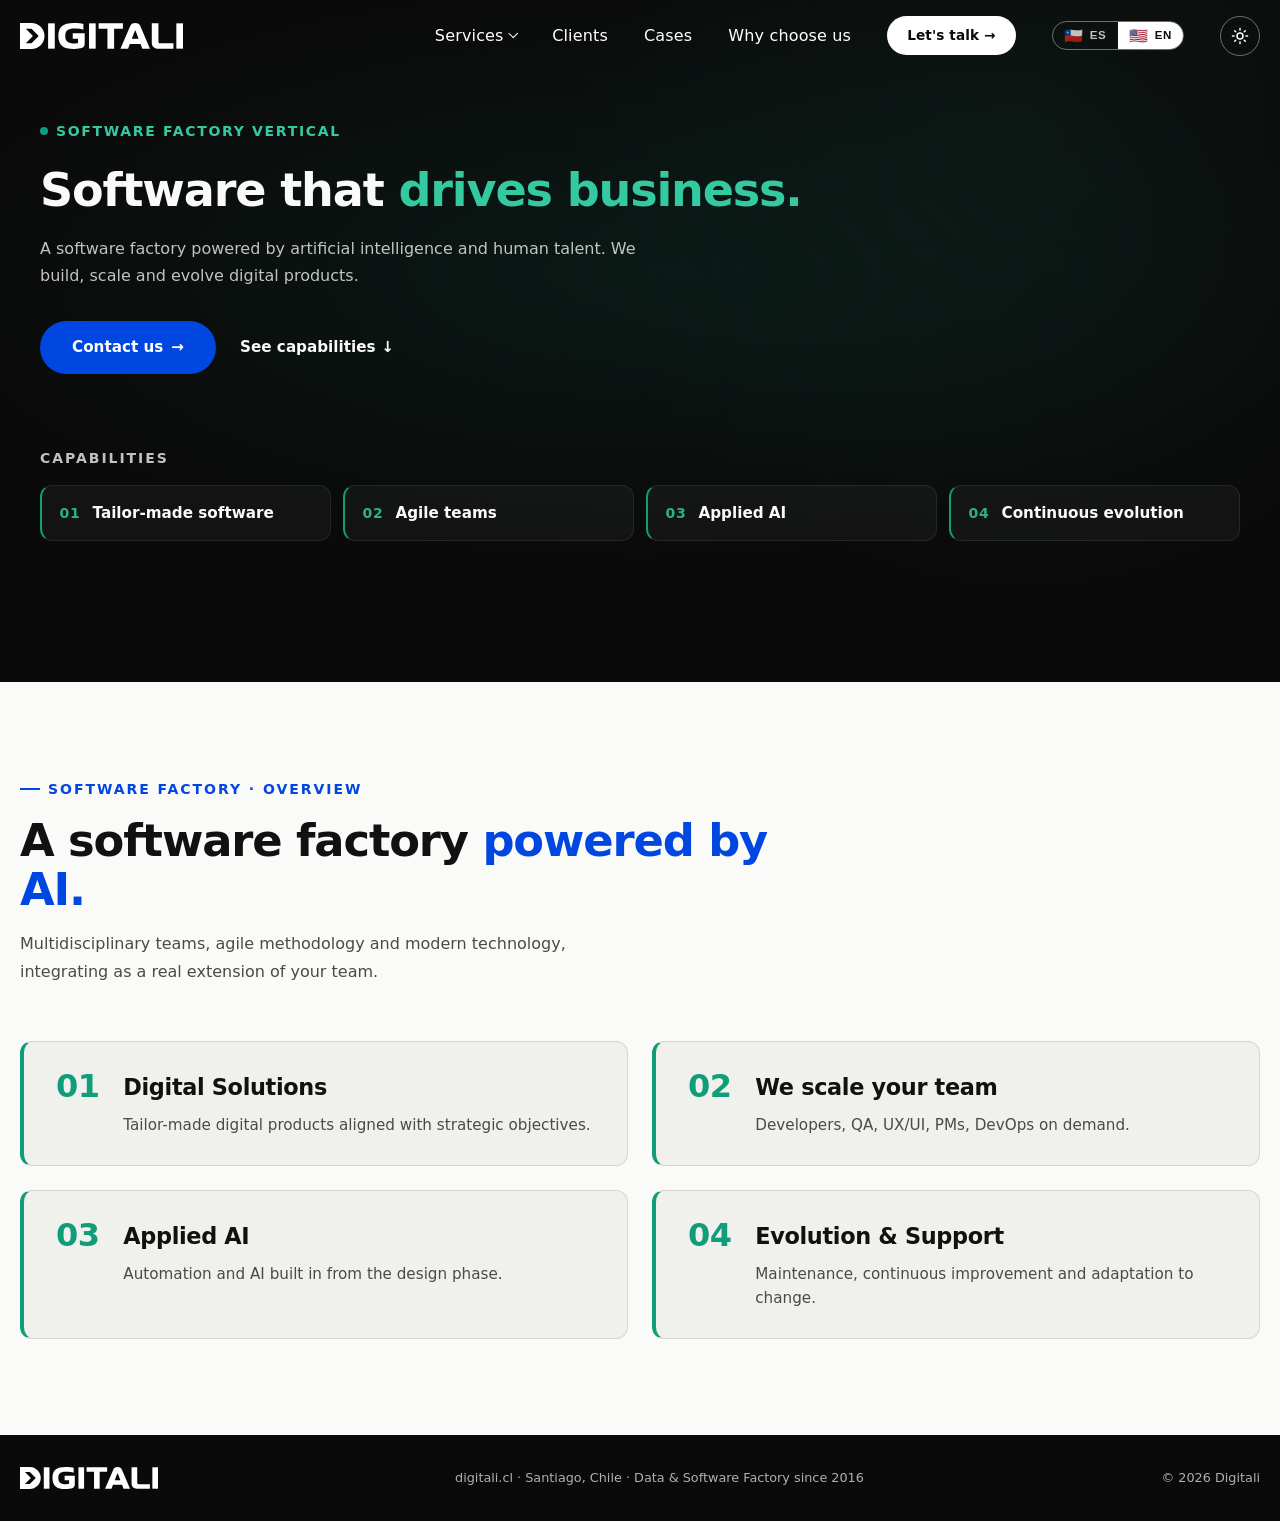
<file: services/software-factory.html>
<!DOCTYPE html>
<html lang="es" data-theme="light">

<head>
  <meta charset="UTF-8">
  <meta name="viewport" content="width=device-width, initial-scale=1.0">

  <title data-i18n="sw.meta.title">Software Factory · Digitali</title>
  <meta name="description" data-i18n-attr="content:sw.meta.description"
    content="Productos digitales a medida con foco en escalabilidad y experiencia. Equipos ágiles integrados que entregan software que escala con tu negocio.">
  <meta property="og:title" data-i18n-attr="content:sw.meta.title" content="Software Factory · Digitali">
  <meta property="og:description" data-i18n-attr="content:sw.meta.og_description"
    content="Equipos ágiles, productos digitales y plataformas que escalan. De idea a producción con calidad de fábrica.">
  <meta property="og:type" content="website">
  <meta property="og:url" content="https://digitali.cl/services/software-factory.html">
  <meta property="og:site_name" content="Digitali">
  <meta property="og:locale" content="es_CL">
  <meta property="og:image" content="https://digitali.cl/assets/og-image.png">
  <meta name="twitter:card" content="summary_large_image">
  <meta name="robots" content="index, follow, max-image-preview:large">
  <meta name="theme-color" content="#0046E0">
  <link rel="canonical" href="https://digitali.cl/services/software-factory.html">

  <script type="application/ld+json">
  {
    "@context": "https://schema.org",
    "@type": "Service",
    "serviceType": "Custom Software Development, Agile Teams, DevOps, Product Engineering",
    "name": "Vertical Software Factory · Digitali",
    "description": "Fábrica de software potenciada por IA. Productos digitales a medida con equipos ágiles integrados.",
    "provider": { "@type": "Organization", "name": "Digitali", "url": "https://digitali.cl" },
    "areaServed": { "@type": "Country", "name": "Chile" },
    "url": "https://digitali.cl/services/software-factory.html"
  }
  </script>

  <link rel="preload" as="image" type="image/svg+xml" href="../assets/digitali-logo.svg" fetchpriority="high">
  <link rel="stylesheet" href="../css/tokens.css">
  <link rel="stylesheet" href="../css/style.css">
  <link rel="stylesheet" href="../css/vertical.css">
  <link rel="icon" type="image/svg+xml" href="../assets/favicon.svg">
</head>

<body>

  <a href="#main" class="skip-link" data-i18n="skip.main">Saltar al contenido principal</a>

  <!-- Shared nav + mobile menu (injected by js/partials.js) -->
  <div data-include="header"></div>

  <main id="main">

    <!-- BANNER (secondary page header) -->
    <section id="sw-hero" class="vertical-banner vertical-banner--software" aria-labelledby="vertical-hero-title">
      <div class="vertical-hero-bg" aria-hidden="true"></div>
      <div class="vertical-hero-grid-lines" aria-hidden="true"></div>

      <div class="vertical-hero-content">

        <div class="vertical-banner-main">
          <span class="vertical-tag">
            <span class="vertical-tag-dot" aria-hidden="true"></span>
            <span data-i18n="sw.tag">Vertical Software Factory</span>
          </span>
          <h1 id="vertical-hero-title" class="vertical-hero-title" data-i18n-html="sw.title">
            Software que <em>impulsa al negocio.</em>
          </h1>
          <p class="vertical-hero-sub" data-i18n="sw.sub">
            Fábrica de software potenciada por inteligencia artificial y talento humano.
            Construimos, escalamos y evolucionamos productos digitales.
          </p>
          <div class="vertical-hero-actions">
            <a href="../index.html#cta" class="btn-primary"><span data-i18n="vertical.cta_contact">Contáctanos</span><span aria-hidden="true"> →</span></a>
            <a href="#sw-overview" class="btn-ghost"><span data-i18n="vertical.cta_caps">Conocer capacidades</span><span aria-hidden="true"> ↓</span></a>
          </div>
        </div>

        <div class="vertical-banner-caps" data-i18n-attr="aria-label:aria.caps" aria-label="Capacidades">
          <div class="vertical-banner-caps-label" data-i18n="vertical.caps_label">Capacidades</div>
          <ul class="vertical-banner-caps-list">
            <li class="vertical-cap"><span class="vertical-cap-num" aria-hidden="true">01</span><span data-i18n="sw.cap1">Software a medida</span></li>
            <li class="vertical-cap"><span class="vertical-cap-num" aria-hidden="true">02</span><span data-i18n="sw.cap2">Equipos ágiles</span></li>
            <li class="vertical-cap"><span class="vertical-cap-num" aria-hidden="true">03</span><span data-i18n="sw.cap3">IA Aplicada</span></li>
            <li class="vertical-cap"><span class="vertical-cap-num" aria-hidden="true">04</span><span data-i18n="sw.cap4">Evolución continua</span></li>
          </ul>
        </div>
      </div>
    </section>

    <!-- OVERVIEW -->
    <section id="sw-overview" data-vertical="software" aria-labelledby="sw-overview-title">
      <div class="vertical-section-header reveal">
        <div class="section-eyebrow" data-i18n="sw.overview_eyebrow">Software Factory · Overview</div>
        <h2 id="sw-overview-title" class="section-title" data-i18n-html="sw.overview_title">Fábrica de software <em>potenciada por IA.</em></h2>
        <p class="section-sub" data-i18n="sw.overview_sub">Equipos multidisciplinarios, metodología ágil y tecnología moderna, integrándonos como extensión real de tu equipo.</p>
      </div>

      <div class="vertical-overview-grid reveal">
        <article class="vertical-overview-card">
          <div class="vertical-overview-num" aria-hidden="true">01</div>
          <div class="vertical-overview-body">
            <h3 class="vertical-overview-title" data-i18n="sw.overview1.title">Soluciones Digitales</h3>
            <p class="vertical-overview-desc" data-i18n="sw.overview1.desc">Productos digitales a medida, alineados con objetivos estratégicos.</p>
          </div>
        </article>
        <article class="vertical-overview-card">
          <div class="vertical-overview-num" aria-hidden="true">02</div>
          <div class="vertical-overview-body">
            <h3 class="vertical-overview-title" data-i18n="sw.overview2.title">Escalamos tu equipo</h3>
            <p class="vertical-overview-desc" data-i18n="sw.overview2.desc">Developers, QA, UX/UI, PMs, DevOps bajo demanda.</p>
          </div>
        </article>
        <article class="vertical-overview-card">
          <div class="vertical-overview-num" aria-hidden="true">03</div>
          <div class="vertical-overview-body">
            <h3 class="vertical-overview-title" data-i18n="sw.overview3.title">IA Aplicada</h3>
            <p class="vertical-overview-desc" data-i18n="sw.overview3.desc">Automatización e IA incorporadas desde el diseño.</p>
          </div>
        </article>
        <article class="vertical-overview-card">
          <div class="vertical-overview-num" aria-hidden="true">04</div>
          <div class="vertical-overview-body">
            <h3 class="vertical-overview-title" data-i18n="sw.overview4.title">Evolución &amp; Soporte</h3>
            <p class="vertical-overview-desc" data-i18n="sw.overview4.desc">Mantenimiento, mejora continua y adaptación al cambio.</p>
          </div>
        </article>
      </div>
    </section>

  </main>

  <!-- Shared footer (injected by js/partials.js) -->
  <div data-include="footer"></div>

  <script src="../js/partials.js"></script>
  <script src="../js/i18n.js"></script>
  <script src="../js/script.js"></script>
</body>

</html>
</file>
<file: css/tokens.css>
/* ============================================
   DESIGN TOKENS
   Single source of truth for colors, typography,
   spacing, radii and shadows.
   ============================================ */

/* ── TYPOGRAPHY: Avenir Next con fallback de sistema ── */
@font-face {
  font-family: 'Avenir Next';
  src: local('Avenir Next'), local('AvenirNext-Regular');
  font-weight: 400;
  font-style: normal;
  font-display: swap;
}

@font-face {
  font-family: 'Avenir Next';
  src: local('Avenir Next Medium'), local('AvenirNext-Medium');
  font-weight: 500;
  font-style: normal;
  font-display: swap;
}

@font-face {
  font-family: 'Avenir Next';
  src: local('Avenir Next Demi Bold'), local('AvenirNext-DemiBold');
  font-weight: 600;
  font-style: normal;
  font-display: swap;
}

@font-face {
  font-family: 'Avenir Next';
  src: local('Avenir Next Bold'), local('AvenirNext-Bold');
  font-weight: 700;
  font-style: normal;
  font-display: swap;
}

@font-face {
  font-family: 'Avenir Next';
  src: local('Avenir Next Heavy'), local('AvenirNext-Heavy');
  font-weight: 800;
  font-style: normal;
  font-display: swap;
}

/* ── LIGHT THEME (default) — WCAG AA compliant ── */
:root,
[data-theme="light"] {
  /* Colors · surfaces */
  --bg-primary: #FAFAF8;
  --bg-secondary: #F0F0EC;
  --bg-tertiary: #FFFFFF;
  --bg-inverse: #0A0A0A;
  --bg-inverse-elevated: #1F1F1F;

  /* Colors · text */
  --text-primary: #111111;
  --text-secondary: #4A4A47;
  --text-tertiary: #6D6D69;
  --text-on-inverse: #FAFAF8;
  --text-on-inverse-strong: #FFFFFF;
  --text-on-inverse-faint: rgba(255, 255, 255, 0.75);
  --text-on-inverse-muted: rgba(255, 255, 255, 0.68);
  --text-on-inverse-subtle: rgba(255, 255, 255, 0.65);

  /* Colors · borders */
  --border: #D6D6D0;
  --border-on-inverse: rgba(255, 255, 255, 0.14);
  --border-on-inverse-strong: rgba(255, 255, 255, 0.12);
  --border-on-inverse-soft: rgba(255, 255, 255, 0.08);

  /* Colors · brand */
  --blue: #0046E0;
  --blue-dark: #0035AD;
  --blue-soft: #E6EDFF;
  --blue-on-dark: #7AA8FF;
  --accent-violet: #7C3AED;
  --accent-blue-light: #C9D7FF;

  /* Colors · neutral utilities */
  --white: #FFFFFF;
  --off-white: #FAFAF8;
  --surface-on-inverse: rgba(255, 255, 255, 0.04);
  --surface-on-inverse-hover: rgba(255, 255, 255, 0.06);

  /* Colors · contextual */
  --nav-bg: rgba(250, 250, 248, 0.55);

  /* Shadows */
  --card-shadow: 0 20px 60px rgba(0, 70, 224, 0.08);
  --card-shadow-hover: 0 30px 80px rgba(0, 0, 0, 0.12);

  /* Filters */
  --logo-filter: brightness(0) invert(1);
  --logo-filter-on-dark: brightness(0) invert(1);
  --client-logo-filter: grayscale(1) opacity(0.5);
  --client-logo-filter-hover: grayscale(0) opacity(1);
  --client-logo-blend: multiply;
}

/* ── DARK THEME — WCAG AA compliant ── */
[data-theme="dark"] {
  /* Colors · surfaces */
  --bg-primary: #0D0D0D;
  --bg-secondary: #161616;
  --bg-tertiary: #1A1A1A;
  --bg-inverse: #222222;
  --bg-inverse-elevated: #2C2C2C;

  /* Colors · text */
  --text-primary: #F0F0EE;
  --text-secondary: #B8B8B4;
  --text-tertiary: #8A8A86;
  --text-on-inverse: #F0F0EE;
  --text-on-inverse-strong: #FFFFFF;
  --text-on-inverse-faint: rgba(255, 255, 255, 0.7);
  --text-on-inverse-muted: rgba(255, 255, 255, 0.68);
  --text-on-inverse-subtle: rgba(255, 255, 255, 0.65);

  /* Colors · borders */
  --border: rgba(255, 255, 255, 0.14);
  --border-on-inverse: rgba(255, 255, 255, 0.14);
  --border-on-inverse-strong: rgba(255, 255, 255, 0.12);
  --border-on-inverse-soft: rgba(255, 255, 255, 0.08);

  /* Colors · brand */
  --blue: #236cff;
  --blue-dark: #4070E0;
  --blue-soft: rgba(90, 144, 255, 0.16);
  --blue-on-dark: #7AA8FF;
  --accent-violet: #7C3AED;
  --accent-blue-light: #C9D7FF;

  /* Colors · neutral utilities */
  --white: #FFFFFF;
  --off-white: #FAFAF8;
  --surface-on-inverse: rgba(255, 255, 255, 0.04);
  --surface-on-inverse-hover: rgba(255, 255, 255, 0.06);

  /* Colors · contextual */
  --nav-bg: rgba(13, 13, 13, 0.45);

  /* Shadows */
  --card-shadow: 0 20px 60px rgba(90, 144, 255, 0.1);
  --card-shadow-hover: 0 30px 80px rgba(0, 0, 0, 0.5);

  /* Filters */
  --logo-filter: brightness(0) invert(1);
  --logo-filter-on-dark: brightness(0) invert(1);
  --client-logo-filter: brightness(0) invert(1) opacity(0.55);
  --client-logo-filter-hover: grayscale(0) opacity(1);
  --client-logo-blend: normal;
}

/* ── GLOBAL TOKENS (theme-agnostic) ── */
:root {
  /* Colors · service accents (brand-fixed, intensidad +10%) */
  --service-data: #2D60E0;
  --service-data-soft: #608AE9;
  --service-ai: #32AADF;
  --service-ai-soft: #71BEE3;
  --service-software: #0F9D7A;
  --service-software-soft: #34C9A1;

  /* Typography · families */
  --font-display: 'Avenir Next', -apple-system, BlinkMacSystemFont, 'Segoe UI', system-ui, sans-serif;
  --font-body: 'Avenir Next', -apple-system, BlinkMacSystemFont, 'Segoe UI', system-ui, sans-serif;

  /* Typography · weights */
  --fw-regular: 400;
  --fw-medium: 500;
  --fw-semibold: 600;
  --fw-bold: 700;
  --fw-heavy: 800;
  --fw-black: 900;

  /* Typography · sizes (modular scale) */
  --fs-3xs: 0.875rem;   /* 14px (clamped min) */
  --fs-2xs: 0.875rem;   /* 14px (clamped min) */
  --fs-xs: 0.875rem;    /* 14px (clamped min) */
  --fs-sm: 0.875rem;    /* 14px (clamped min) */
  --fs-base-sm: 0.875rem;/* 14px (clamped min) */
  --fs-base: 0.95rem;   /* 15.2px */
  --fs-md: 1rem;        /* 16px   */
  --fs-md-lg: 1.05rem;  /* 16.8px */
  --fs-md-xl: 1.125rem; /* 18px   */
  --fs-lg: 1.4rem;      /* 22.4px */
  --fs-xl: 1.6rem;      /* 25.6px */
  --fs-2xl: 1.8rem;     /* 28.8px */
  --fs-3xl: 2rem;       /* 32px   */
  --fs-4xl: 2.2rem;     /* 35.2px */
  --fs-5xl: 2.4rem;     /* 38.4px */
  --fs-6xl: 2.8rem;     /* 44.8px */
  --fs-7xl: 4rem;       /* 64px   */
  --fs-8xl: 6rem;       /* 96px   */
  --fs-9xl: 11rem;      /* 176px  */
  --fs-body: 17px;

  /* Typography · fluid display sizes */
  --fs-hero: clamp(3rem, 5vw, 5.5rem);
  --fs-display: clamp(2rem, 3.5vw, 3.2rem);
  --fs-section: clamp(1.5rem, 3vw, 2.5rem);

  /* Typography · line heights */
  --lh-tight: 1;
  --lh-snug: 1.2;
  --lh-base: 1.3;
  --lh-relaxed: 1.6;

  /* Spacing · 8px grid (sub-grid 4px = --space-2xs only) */
  --space-2xs: 4px;   /* 0.5× sub-grid */
  --space-xs:  8px;   /* 1× */
  --space-sm:  16px;  /* 2× */
  --space-md:  16px;  /* 2× (alias) */
  --space-lg:  24px;  /* 3× */
  --space-xl:  32px;  /* 4× */
  --space-2xl: 40px;  /* 5× */
  --space-3xl: 48px;  /* 6× */
  --space-4xl: 56px;  /* 7× */
  --space-5xl: 64px;  /* 8× */
  --space-6xl: 96px;  /* 12× */

  /* Radii · 8px-aligned (4px sub-grid for fine detail) */
  --radius-xs:  4px;
  --radius-sm:  8px;
  --radius-md:  12px;  /* sub-grid */
  --radius-lg:  16px;
  --radius-xl:  16px;  /* alias of lg for legacy callsites */
  --radius-2xl: 24px;
  --radius-3xl: 24px;  /* alias of 2xl for legacy callsites */
  --radius-pill: 9999px;
  --radius-circle: 50%;

  /* Motion · durations */
  --dur-fast: 220ms;
  --dur-base: 320ms;
  --dur-slow: 480ms;
  --dur-xslow: 700ms;

  /* Motion · easings */
  --ease-smooth: cubic-bezier(0.22, 1, 0.36, 1);   /* out-expo, friendly */
  --ease-soft: cubic-bezier(0.16, 1, 0.3, 1);      /* gentler exit */
  --ease-in-out: cubic-bezier(0.65, 0, 0.35, 1);   /* balanced */
  --ease-spring: cubic-bezier(0.34, 1.4, 0.64, 1); /* tamed bounce */

  /* Layout */
  --nav-h: 72px;
  --container-max: 1400px;
  --container-gutter: 1.25rem;
  --container-pad: max(var(--container-gutter), calc((100% - var(--container-max)) / 2));
}
</file>
<file: css/style.css>
/* ============================================
   Design tokens (colors, typography, spacing,
   radii, shadows, font-faces) live in tokens.css
   ============================================ */

*,
*::before,
*::after {
  box-sizing: border-box;
  margin: 0;
  padding: 0;
}

html {
  scroll-behavior: smooth;
  scroll-padding-top: var(--nav-h);
}

body {
  font-family: var(--font-body);
  background: var(--bg-primary);
  color: var(--text-primary);
  font-size: 17px;
  line-height: 1.6;
  overflow-x: hidden;
  transition: background 0.4s var(--ease-smooth), color 0.4s var(--ease-smooth);
  -webkit-font-smoothing: antialiased;
  -moz-osx-font-smoothing: grayscale;
}

p {
  font-size: var(--fs-md);
}

/* ── NAV ── */
nav {
  position: fixed;
  top: 0;
  left: 0;
  right: 0;
  z-index: 100;
  height: var(--nav-h);
  display: flex;
  align-items: center;
  justify-content: space-between;
  padding: 0 var(--container-pad);
  background: transparent;
  border-bottom: 1px solid transparent;
  transition: background 0.4s var(--ease-smooth), border-color 0.4s var(--ease-smooth), backdrop-filter 0.4s var(--ease-smooth);
}

/* Estado opaco · siempre activo con .scrolled, y con :hover solo en dispositivos con hover real */
nav:is(.scrolled, :has(.hamburger.active)) {
  background: rgba(250, 250, 248, 0.94);
  backdrop-filter: blur(12px);
  -webkit-backdrop-filter: blur(12px);
  border-bottom-color: var(--border);
}
[data-theme="dark"] nav:is(.scrolled, :has(.hamburger.active)) { background: rgba(13, 13, 13, 0.94); }
/* Cuando el menu hamburguesa está abierto, el nav iguala el fondo opaco del overlay */
nav:has(.hamburger.active) {
  background: var(--bg-primary);
  backdrop-filter: none;
  -webkit-backdrop-filter: none;
}
nav:is(.scrolled, :has(.hamburger.active)) .nav-logo img { filter: none; }
[data-theme="dark"] nav:is(.scrolled, :has(.hamburger.active)) .nav-logo img { filter: brightness(0) invert(1); }
nav:is(.scrolled, :has(.hamburger.active)) .nav-links a { color: var(--text-secondary); }
nav:is(.scrolled, :has(.hamburger.active)) .nav-links a:hover { color: var(--blue); }
nav:is(.scrolled, :has(.hamburger.active)) .nav-cta { background: var(--text-primary); color: var(--bg-primary) !important; }
nav:is(.scrolled, :has(.hamburger.active)) .nav-cta:hover { background: var(--blue) !important; color: var(--white) !important; }
nav:is(.scrolled, :has(.hamburger.active)) .theme-toggle {
  background: var(--bg-tertiary);
  border-color: var(--border);
  color: var(--text-primary);
}
nav:is(.scrolled, :has(.hamburger.active)) .theme-toggle:hover { border-color: var(--blue); }
nav:is(.scrolled, :has(.hamburger.active)) .lang-switch { border-color: var(--border); }
nav:is(.scrolled, :has(.hamburger.active)) .lang-switch button { color: var(--text-secondary); }
nav:is(.scrolled, :has(.hamburger.active)) .lang-switch button:hover { color: var(--text-primary); }
nav:is(.scrolled, :has(.hamburger.active)) .lang-switch button[aria-pressed="true"] {
  background: var(--text-primary);
  color: var(--bg-primary);
}

@media (hover: hover) and (pointer: fine) {
  nav:hover {
    background: rgba(250, 250, 248, 0.94);
    backdrop-filter: blur(12px);
    -webkit-backdrop-filter: blur(12px);
    border-bottom-color: var(--border);
  }
  [data-theme="dark"] nav:hover { background: rgba(13, 13, 13, 0.94); }
  nav:hover .nav-logo img { filter: none; }
  [data-theme="dark"] nav:hover .nav-logo img { filter: brightness(0) invert(1); }
  nav:hover .nav-links a { color: var(--text-secondary); }
  nav:hover .nav-links a:hover { color: var(--blue); }
  nav:hover .nav-cta { background: var(--text-primary); color: var(--bg-primary) !important; }
  nav:hover .nav-cta:hover { background: var(--blue) !important; color: var(--white) !important; }
  nav:hover .theme-toggle {
    background: var(--bg-tertiary);
    border-color: var(--border);
    color: var(--text-primary);
  }
  nav:hover .theme-toggle:hover { border-color: var(--blue); }
  nav:hover .lang-switch { border-color: var(--border); }
  nav:hover .lang-switch button { color: var(--text-secondary); }
  nav:hover .lang-switch button:hover { color: var(--text-primary); }
  nav:hover .lang-switch button[aria-pressed="true"] {
    background: var(--text-primary);
    color: var(--bg-primary);
  }
}

.nav-logo {
  display: flex;
  align-items: center;
  text-decoration: none;
  height: 26px;
}

.nav-logo img {
  height: 100%;
  width: auto;
  filter: var(--logo-filter);
  transition: filter 0.4s var(--ease-smooth);
}

.nav-links {
  display: flex;
  align-items: center;
  gap: 2.25rem;
}

.nav-links a {
  font-size: 1rem;
  font-weight: var(--fw-medium);
  color: var(--white);
  text-decoration: none;
  letter-spacing: 0.01em;
  transition: color 0.32s;
  position: relative;
}

.nav-links a:not(.nav-cta)::after {
  content: '';
  position: absolute;
  left: 0;
  right: 0;
  bottom: -6px;
  height: 2px;
  background: currentColor;
  transform: scaleX(0);
  transform-origin: left center;
  transition: transform 0.32s var(--ease-smooth);
}
.nav-links a:not(.nav-cta):hover::after,
.nav-links a:not(.nav-cta):focus-visible::after {
  transform: scaleX(1);
}
.submenu a::after { content: none !important; }

.nav-links a:hover {
  color: var(--blue-on-dark);
}

.nav-cta {
  background: var(--white);
  color: #0A0A0A !important;
  padding: 0.55rem 1.25rem;
  border-radius: var(--radius-pill);
  font-size: 0.85rem !important;
  font-weight: var(--fw-semibold) !important;
  transition: background 0.32s !important;
}

.nav-cta:hover {
  background: var(--blue) !important;
  color: var(--white) !important;
}

/* ── LANGUAGE SWITCHER ── */
.lang-switch {
  display: inline-flex;
  align-items: stretch;
  border: 1px solid color-mix(in srgb, var(--white) 40%, transparent);
  border-radius: var(--radius-pill);
  overflow: hidden;
  font-family: var(--font-display);
}
.lang-switch button {
  appearance: none;
  background: transparent;
  border: none;
  padding: 0.35rem 0.7rem;
  font-size: 0.72rem;
  font-weight: var(--fw-bold);
  letter-spacing: 0.05em;
  color: color-mix(in srgb, var(--white) 75%, transparent);
  cursor: pointer;
  display: inline-flex;
  align-items: center;
  gap: 0.4rem;
  transition: background 0.22s var(--ease-smooth), color 0.22s var(--ease-smooth);
}
.lang-switch .lang-flag {
  font-size: 0.95rem;
  line-height: 1;
}
.lang-switch button:hover { color: var(--white); }
.lang-switch button[aria-pressed="true"] {
  background: var(--white);
  color: #0A0A0A;
}
.lang-switch button[aria-pressed="true"]:hover {
  color: #0A0A0A;
}

@media (max-width: 980px) {
  .nav-links .lang-switch { display: none; }
}

/* ── SERVICES SUBMENU ── */
.has-submenu {
  position: relative;
  display: inline-flex;
  align-items: center;
}

.submenu-trigger {
  display: inline-flex !important;
  align-items: center;
  gap: 0.35rem;
  position: relative;
}
.submenu-trigger::after {
  content: '';
  position: absolute;
  left: 0;
  right: 0;
  bottom: -6px;
  height: 2px;
  background: currentColor;
  transform: scaleX(0);
  transform-origin: left center;
  transition: transform 0.32s var(--ease-smooth);
}
.has-submenu:hover .submenu-trigger::after,
.has-submenu:focus-within .submenu-trigger::after {
  transform: scaleX(1);
}

.submenu-chevron {
  width: 7px;
  height: 7px;
  border-right: 1.5px solid currentColor;
  border-bottom: 1.5px solid currentColor;
  transform: rotate(45deg) translate(-1px, -2px);
  transition: transform 0.24s var(--ease-smooth);
}

.has-submenu:hover .submenu-chevron,
.has-submenu:focus-within .submenu-chevron {
  transform: rotate(-135deg) translate(-1px, -2px);
}

.submenu {
  position: absolute;
  top: 100%;
  left: -0.75rem;
  margin-top: 0.5rem;
  list-style: none;
  padding: 0.5rem;
  background: var(--bg-tertiary);
  border: 1px solid var(--border);
  border-radius: var(--radius-lg);
  min-width: 280px;
  display: flex;
  flex-direction: column;
  gap: 0.15rem;
  opacity: 0;
  visibility: hidden;
  transform: translateY(-6px);
  transition: opacity 0.24s var(--ease-smooth), visibility 0.24s, transform 0.24s var(--ease-smooth);
  box-shadow: 0 16px 40px rgba(0, 0, 0, 0.12);
  z-index: 50;
}

.has-submenu:hover .submenu,
.has-submenu:focus-within .submenu {
  opacity: 1;
  visibility: visible;
  transform: translateY(0);
}

.submenu li { margin: 0; }

.submenu li a {
  display: flex !important;
  flex-direction: column;
  gap: 0.15rem;
  padding: 0.7rem 0.85rem;
  border-radius: var(--radius-md);
  text-decoration: none;
  color: var(--text-primary) !important;
  font-size: var(--fs-base) !important;
  transition: background 0.2s, color 0.2s;
}
.submenu li a:hover {
  background: var(--blue-soft);
  color: var(--blue) !important;
}

.submenu-title {
  font-weight: var(--fw-semibold);
  letter-spacing: -0.005em;
}
.submenu-desc {
  font-size: var(--fs-xs);
  color: var(--text-tertiary);
  font-weight: var(--fw-regular);
  line-height: 1.4;
}
.submenu li a:hover .submenu-desc {
  color: color-mix(in srgb, var(--blue) 70%, var(--text-tertiary));
}

/* Mobile submenu: collapsible accordion under "Servicios" */
.mobile-has-submenu {
  display: flex;
  flex-direction: column;
  width: 100%;
}

.mobile-submenu-toggle {
  appearance: none;
  display: flex;
  align-items: center;
  justify-content: space-between;
  width: 100%;
  min-height: 64px;
  padding: 0.5rem 0;
  background: transparent;
  border: none;
  border-bottom: 1px solid var(--border);
  border-radius: 0;
  cursor: pointer;
  color: var(--text-primary);
  font-family: var(--font-display);
  font-size: var(--fs-md);
  font-weight: var(--fw-bold);
  text-align: left;
  transition: color 0.36s, padding-left 0.36s;
}
.mobile-submenu-toggle:hover,
.mobile-submenu-toggle:focus,
.mobile-submenu-toggle:active {
  color: var(--text-primary);
  padding-left: 0;
  background: transparent;
}

.mobile-submenu-label { line-height: 1.2; }

.mobile-submenu-chevron {
  width: 40px;
  height: 40px;
  position: relative;
  display: inline-block;
  flex-shrink: 0;
}
.mobile-submenu-chevron::before {
  content: '';
  position: absolute;
  top: 50%;
  left: 50%;
  width: 9px;
  height: 9px;
  border-right: 1.8px solid currentColor;
  border-bottom: 1.8px solid currentColor;
  transform: translate(-50%, -75%) rotate(45deg);
  transition: transform 0.28s var(--ease-smooth);
}
.mobile-has-submenu.open .mobile-submenu-chevron::before {
  transform: translate(-50%, -25%) rotate(-135deg);
}

.mobile-submenu {
  display: flex;
  flex-direction: column;
  padding-left: 1.5rem;
  overflow: hidden;
  max-height: 0;
  opacity: 0;
  padding-top: 0;
  padding-bottom: 0;
  transition:
    max-height 0.6s var(--ease-smooth),
    opacity 0.48s var(--ease-smooth),
    padding 0.6s var(--ease-smooth);
}
.mobile-has-submenu.open .mobile-submenu {
  max-height: 320px;
  opacity: 1;
  padding-top: 0.35rem;
  padding-bottom: 0.5rem;
}

.mobile-submenu a {
  font-size: 0.95rem !important;
  color: var(--text-secondary) !important;
  padding: 0 !important;
  min-height: 48px !important;
  border-bottom: none !important;
  gap: 0.75rem;
  opacity: 0;
  transform: translateX(-8px);
  transition:
    opacity 0.5s var(--ease-smooth),
    transform 0.5s var(--ease-smooth),
    color 0.2s;
}
.mobile-submenu a::before {
  content: '';
  width: 10px;
  height: 10px;
  border-radius: 20%;
  background: var(--blue);
  flex-shrink: 0;
  opacity: 0.8;
}
.mobile-has-submenu.open .mobile-submenu a {
  opacity: 1;
  transform: translateX(0);
}
.mobile-has-submenu.open .mobile-submenu a:nth-child(1) { transition-delay: 0.10s; }
.mobile-has-submenu.open .mobile-submenu a:nth-child(2) { transition-delay: 0.18s; }
.mobile-has-submenu.open .mobile-submenu a:nth-child(3) { transition-delay: 0.26s; }
.mobile-has-submenu.open .mobile-submenu a:nth-child(4) { transition-delay: 0.34s; }

.mobile-submenu a:hover {
  color: var(--blue) !important;
}

@media (prefers-reduced-motion: reduce) {
  .mobile-submenu,
  .mobile-submenu a { transition: none; }
}

/* ── THEME TOGGLE ── */
.theme-toggle {
  width: 40px;
  height: 40px;
  border-radius: var(--radius-circle);
  background: transparent;
  border: 1px solid color-mix(in srgb, var(--white) 40%, transparent);
  display: flex;
  align-items: center;
  justify-content: center;
  cursor: pointer;
  transition: border-color 0.32s, transform 0.4s var(--ease-smooth);
  color: var(--white);
  padding: 0;
  flex-shrink: 0;
}

.theme-toggle:hover {
  border-color: var(--white);
  transform: rotate(20deg);
}

/* ── HAMBURGER MENU ── */
.hamburger {
  display: none;
  flex-direction: column;
  align-items: center;
  justify-content: center;
  gap: 6px;
  width: 40px;
  height: 40px;
  background: transparent;
  border: none;
  cursor: pointer;
  padding: 0;
  flex-shrink: 0;
  z-index: 101;
}

.hamburger span {
  width: 26px;
  height: 2px;
  background-color: var(--white);
  transition: transform 0.36s var(--ease-smooth), opacity 0.36s var(--ease-smooth), background-color 0.36s var(--ease-smooth);
}
nav:is(.scrolled, :has(.hamburger.active)) .hamburger span,
.hamburger.active span {
  background-color: var(--text-primary);
}
@media (hover: hover) and (pointer: fine) {
  nav:hover .hamburger span { background-color: var(--text-primary); }
}

.hamburger.active span:nth-child(1) {
  transform: translateY(8px) rotate(45deg);
}

.hamburger.active span:nth-child(2) {
  opacity: 0;
  transform: scaleX(0);
}

.hamburger.active span:nth-child(3) {
  transform: translateY(-8px) rotate(-45deg);
}

/* ── MOBILE MENU OVERLAY ── */
.mobile-menu {
  position: fixed;
  top: var(--nav-h);
  left: 0;
  right: 0;
  bottom: 0;
  width: 100%;
  background: var(--bg-primary);
  z-index: 99;
  display: flex;
  flex-direction: column;
  padding: 2rem var(--container-pad);
  overflow-y: auto;
  -webkit-overflow-scrolling: touch;
  transform: translateX(100%);
  opacity: 0;
  pointer-events: none;
  transition: transform 0.7s var(--ease-smooth), opacity 0.55s var(--ease-smooth);
}

.mobile-menu.active {
  transform: translateX(0);
  opacity: 1;
  pointer-events: all;
}

.mobile-menu-links {
  flex-grow: 1;
}

.mobile-menu-links {
  display: flex;
  flex-direction: column;
  width: 100%;
}

.mobile-menu-links a {
  width: 100%;
  min-height: 64px;
  padding: 0.5rem 0;
  display: flex;
  align-items: center;
  border-bottom: 1px solid var(--border);
  font-family: var(--font-display);
  font-size: var(--fs-md);
  font-weight: var(--fw-bold);
  text-decoration: none;
  color: var(--text-primary);
  transition: color 0.36s, padding-left 0.36s;
}

.mobile-menu-links a:last-child {
  border-bottom: none;
}

.mobile-menu-langwrap {
  display: flex;
  justify-content: center;
  padding: 1.25rem 0;
  width: 100%;
}
.mobile-menu-langwrap .lang-switch { border-color: var(--border); }
.mobile-menu-langwrap .lang-switch button { color: var(--text-secondary); }
.mobile-menu-langwrap .lang-switch button:hover { color: var(--text-primary); }
.mobile-menu-langwrap .lang-switch button[aria-pressed="true"] {
  background: var(--text-primary);
  color: var(--bg-primary);
}
.mobile-menu-langwrap .lang-switch button[aria-pressed="true"]:hover {
  color: var(--bg-primary);
}

.mobile-menu-footer {
  padding-top: 1.5rem;
  border-top: 1px solid var(--border);
  display: flex;
  align-items: stretch;
  width: 100%;
}

.mobile-menu-footer .nav-cta {
  flex: 1;
  text-align: center;
  padding: 0.8rem 1.25rem;
  font-size: var(--fs-md)!important;
  text-decoration: none !important;
  background: var(--text-primary) !important;
  color: var(--bg-primary) !important;
}
.mobile-menu-footer .nav-cta:hover {
  background: var(--blue) !important;
  color: var(--white) !important;
}

.mobile-menu-links a:hover {
  padding-left: 0.5rem;
  color: var(--blue);
}




.theme-toggle svg {
  width: 18px;
  height: 18px;
}

.theme-toggle .icon-moon {
  display: none;
}

.theme-toggle .icon-sun {
  display: block;
}

[data-theme="dark"] .theme-toggle .icon-moon {
  display: block;
}

[data-theme="dark"] .theme-toggle .icon-sun {
  display: none;
}

/* ── HERO ── */
#hero {
  --hero-container-max: 1800px;
  --hero-container-pad: max(var(--container-gutter), calc((100% - var(--hero-container-max)) / 2));
  position: sticky;
  top: 0;
  z-index: 0;
  min-height: 100vh;
  min-height: 100svh;
  height: 100vh;
  height: 100svh;
  padding-top: var(--nav-h);
  display: flex;
  align-items: center;
  overflow: hidden;
  background: var(--bg-inverse);
  transition: background 0.4s var(--ease-smooth);
}

/* Las secciones posteriores al hero suben sobre él gracias al z-index + fondo sólido */
main > section:not(#hero) {
  position: relative;
  z-index: 1;
}


.hero-banner {
  padding-bottom: 0;
}

/* Video de fondo full-width */
.hero-video {
  position: absolute;
  inset: 0;
  width: 100%;
  height: 100%;
  object-fit: cover;
  z-index: 0;
  pointer-events: none;
}

/* Anillos decorativos centrados */
.hero-rings {
  position: absolute;
  top: 50%;
  left: 50%;
  transform: translate(-50%, -50%);
  width: 720px;
  height: 720px;
  z-index: 1;
  pointer-events: none;
  opacity: 0.6;
}

.hero-ring {
  position: absolute;
  border: 1px solid rgba(255, 255, 255, 0.08);
  border-radius: var(--radius-circle);
  animation: spin linear infinite;
}

.hero-ring:nth-child(1) {
  inset: 0;
  animation-duration: 60s;
}

.hero-ring:nth-child(2) {
  inset: 80px;
  animation-duration: 80s;
  animation-direction: reverse;
}

.hero-ring:nth-child(3) {
  inset: 160px;
  animation-duration: 100s;
}

.hero-ring:nth-child(4) {
  inset: 240px;
  animation-duration: 120s;
  animation-direction: reverse;
}

/* Gradiente para legibilidad del texto */
.hero-overlay {
  position: absolute;
  inset: 0;
  z-index: 2;
  background:
    radial-gradient(ellipse 55% 75% at 25% 50%, rgba(10, 10, 10, 0.88) 0%, rgba(10, 10, 10, 0.5) 50%, rgba(10, 10, 10, 0.1) 90%, transparent 100%),
    linear-gradient(180deg, rgba(10, 10, 10, 0.15) 0%, rgba(10, 10, 10, 0.35) 100%);
  pointer-events: none;
  transition: background 0.4s var(--ease-smooth);
}

[data-theme="light"] .hero-overlay {
  background:
    radial-gradient(ellipse 55% 75% at 25% 50%, rgba(10, 10, 10, 0.92) 0%, rgba(10, 10, 10, 0.65) 50%, rgba(10, 10, 10, 0.25) 90%, rgba(10, 10, 10, 0.1) 100%),
    linear-gradient(180deg, rgba(10, 10, 10, 0.2) 0%, rgba(10, 10, 10, 0.4) 100%);
}

/* Contenido del hero (1400px max, sin padding lateral) */
.hero-content {
  position: relative;
  z-index: 3;
  width: 100%;
  max-width: var(--container-max);
  margin: 0 auto;
  display: flex;
  flex-direction: column;
  justify-content: center;
  gap: 3.5rem;
  padding: 8rem 0 4rem;
}

.hero-left {
  display: flex;
  flex-direction: column;
}

.hero-eyebrow {
  display: inline-flex;
  align-items: center;
  gap: 8px;
  font-size: var(--fs-sm);
  font-weight: var(--fw-semibold);
  letter-spacing: 0.12em;
  text-transform: uppercase;
  color: var(--blue-on-dark);
  margin-bottom: 2rem;
}

.hero-eyebrow::before {
  content: '';
  display: block;
  width: 24px;
  height: 2px;
  background: var(--blue-on-dark);
}

.hero-title {
  font-family: var(--font-display);
  font-size: clamp(3rem, 5vw, 5.5rem);
  font-weight: var(--fw-heavy);
  line-height: 1.0;
  letter-spacing: -0.025em;
  margin-bottom: 1.5rem;
  color: var(--text-on-inverse);
}

.hero-title em {
  font-style: normal;
  color: var(--blue-on-dark);
}

.hero-subtitle {
  color: var(--text-on-inverse-faint);
  max-width: 530px;
  line-height: 1.7;
  margin-bottom: 2.5rem;
  font-weight: var(--fw-regular);
  font-size: var(--fs-md-lg);
}

.hero-actions {
  display: flex;
  align-items: center;
  gap: 3rem;
  flex-wrap: wrap;
}

.btn-primary {
  background: var(--blue);
  color: var(--white);
  padding: 0.9rem 2rem;
  border-radius: var(--radius-pill);
  font-weight: var(--fw-semibold);
  font-size: var(--fs-base);
  text-decoration: none;
  transition: background 0.32s, transform 0.32s;
  display: inline-flex;
  align-items: center;
  gap: 8px;
  font-family: var(--font-display);
}

.btn-primary:hover {
  background: var(--blue-dark);
  transform: translateY(-1px);
}

.btn-ghost {
  color: var(--text-on-inverse);
  font-weight: var(--fw-semibold);
  font-size: var(--fs-base);
  text-decoration: none;
  display: inline-flex;
  align-items: center;
  gap: 6px;
  transition: gap 0.32s, color 0.32s;
  font-family: var(--font-display);
}

.btn-ghost:hover {
  gap: 10px;
  color: var(--text-on-inverse-strong);
}

/* Stats: barra horizontal full-width con 4 celdas centradas */
.hero-right {
  width: 100%;
  grid-column: 1 / -1;
  display: flex;
  justify-content: center;
}

.hero-stats {
  display: grid;
  grid-template-columns: repeat(4, 1fr);
  background-color: rgba(255, 255, 255, 0.04);
  border: 1px solid rgba(255, 255, 255, 0.08);
  border-radius: var(--radius-2xl);
  overflow: hidden;
  backdrop-filter: blur(20px);
  -webkit-backdrop-filter: blur(20px);
  width: 100%;
}

.stat-cell {
  padding: 1.75rem 1.25rem;
  text-align: center;
  position: relative;
}

.stat-cell + .stat-cell::before {
  content: '';
  position: absolute;
  left: 0;
  top: 50%;
  transform: translateY(-50%);
  width: 1px;
  height: 60%;
  background: rgba(255, 255, 255, 0.08);
}

.stat-num {
  font-family: var(--font-display);
  font-size: var(--fs-3xl);
  font-weight: var(--fw-heavy);
  color: var(--text-on-inverse);
  line-height: 1;
  margin-bottom: 0.5rem;
  letter-spacing: -0.03em;
}

.stat-num span {
  color: var(--text-on-inverse);
}

.stat-lbl {
  font-size: var(--fs-2xs);
  color: var(--text-on-inverse-faint);
  letter-spacing: 0.1em;
  text-transform: uppercase;
  font-weight: var(--fw-semibold);
}

@keyframes spin {
  to {
    transform: rotate(360deg);
  }
}

/* ── MARQUEE ── */
.marquee-wrap {
  overflow: hidden;
  background: var(--bg-inverse);
  padding: 1rem 0;
  border-top: 1px solid var(--border-on-inverse);
  border-bottom: 1px solid var(--border-on-inverse);
  transition: background 0.4s var(--ease-smooth);
  /* Full-bleed: ocupa el 100% del ancho del viewport rompiendo el padding del section */
  width: 100vw;
  margin-left: calc(50% - 50vw);
  margin-right: calc(50% - 50vw);
  margin-top: -6rem;
  margin-bottom: 4rem;
}

@media (max-width: 980px) {
  .marquee-wrap { margin-top: -3.125rem; }
}

.marquee-track {
  display: flex;
  width: max-content;
  animation: marquee 22s linear infinite;
}

.marquee-track:hover {
  animation-play-state: paused;
}

.marquee-item {
  font-family: var(--font-display);
  font-size: var(--fs-md);
  font-weight: var(--fw-semibold);
  letter-spacing: 0.14em;
  text-transform: uppercase;
  color: rgba(255, 255, 255, 0.6);
  padding: 0 2.5rem;
  white-space: nowrap;
}

.marquee-item.accent {
  color: var(--blue);
}

@keyframes marquee {
  to {
    transform: translateX(-50%);
  }
}

/* ── SECTIONS ── */
section {
  padding: 6rem var(--container-pad);
}

.section-eyebrow {
  font-size: var(--fs-xs);
  font-weight: var(--fw-semibold);
  letter-spacing: 0.14em;
  text-transform: uppercase;
  color: var(--blue);
  margin-bottom: 1rem;
  display: flex;
  align-items: center;
  gap: 8px;
}

.section-eyebrow::before {
  content: '';
  width: 20px;
  height: 2px;
  background: var(--blue);
}

.section-title {
  font-family: var(--font-display);
  font-size: clamp(2rem, 3.5vw, 3.2rem);
  font-weight: var(--fw-heavy);
  letter-spacing: -0.025em;
  line-height: 1.1;
  margin-bottom: 1rem;
  color: var(--text-primary);
}

.section-title em {
  font-style: normal;
  color: var(--blue);
}

.section-sub {
  color: var(--text-secondary);
  max-width: 560px;
  font-weight: var(--fw-regular);
  line-height: 1.7;
}

/* ── SERVICES ── */
#services {
  background: var(--bg-primary);
  transition: background 0.4s var(--ease-smooth);
}

.services-header {
  margin-bottom: 4rem;
}

.services-grid {
  display: grid;
  grid-template-columns: repeat(3, 1fr);
  gap: 1.5rem;
}

.service-card {
  --accent: var(--service-data);
  --accent-2: var(--service-data-soft);
  border: 1px solid var(--border);
  border-radius: var(--radius-3xl);
  background: var(--bg-tertiary);
  transition: border-color 0.36s var(--ease-smooth), transform 0.4s cubic-bezier(0.22, 1, 0.36, 1), box-shadow 0.4s var(--ease-smooth), background 0.4s;
  position: relative;
  overflow: hidden;
  display: flex;
  flex-direction: column;
  isolation: isolate;
}

.service-card[data-service="data"] {
  --accent: var(--service-data);
  --accent-2: var(--service-data-soft);
}

.service-card[data-service="ai"] {
  --accent: var(--service-ai);
  --accent-2: var(--service-ai-soft);
}

.service-card[data-service="software"] {
  --accent: var(--service-software);
  --accent-2: var(--service-software-soft);
}

.service-card:hover {
  border-color: color-mix(in srgb, var(--accent) 55%, transparent);
  transform: translateY(-8px);
  box-shadow: 0 24px 60px -20px color-mix(in srgb, var(--accent) 35%, transparent);
}

/* ── MEDIA (top visual zone) ── */
.service-media {
  position: relative;
  height: 220px;
  overflow: hidden;
  border-radius: 20px 20px 0 0;
  background:
    radial-gradient(120% 80% at 30% 20%, color-mix(in srgb, var(--accent-2) 65%, transparent) 0%, transparent 60%),
    radial-gradient(100% 80% at 80% 80%, color-mix(in srgb, var(--accent) 80%, transparent) 0%, transparent 65%),
    linear-gradient(135deg, var(--accent) 0%, color-mix(in srgb, var(--accent) 55%, var(--bg-inverse)) 100%);
}

.service-media::before {
  content: '';
  position: absolute;
  inset: 0;
  background: linear-gradient(180deg, transparent 30%, rgba(0, 0, 0, 0.55) 100%);
  z-index: 2;
  pointer-events: none;
}

.service-media::after {
  content: '';
  position: absolute;
  top: -50%;
  left: -50%;
  width: 200%;
  height: 200%;
  background: linear-gradient(115deg, transparent 35%, rgba(255, 255, 255, 0.18) 50%, transparent 65%);
  transform: translateX(-100%);
  transition: transform 0.9s cubic-bezier(0.22, 1, 0.36, 1);
  z-index: 3;
  pointer-events: none;
}

.service-card:hover .service-media::after {
  transform: translateX(50%);
}

.service-media-orb {
  position: absolute;
  background: rgba(255, 255, 255, 0.12);
  filter: blur(2px);
  z-index: 1;
  animation: serviceFloat 9s ease-in-out infinite;
}

.service-media-orb:nth-child(1) {
  width: 140px;
  height: 140px;
  top: -40px;
  right: -30px;
  background: rgba(255, 255, 255, 0.18);
  animation-delay: 0s;
}

.service-media-orb:nth-child(2) {
  width: 80px;
  height: 80px;
  bottom: -20px;
  left: 20px;
  background: rgba(255, 255, 255, 0.14);
  animation-delay: -3s;
}

.service-media-orb:nth-child(3) {
  width: 50px;
  height: 50px;
  top: 50%;
  left: 50%;
  background: rgba(255, 255, 255, 0.22);
  animation-delay: -6s;
}

/* ── ORB SHAPES por servicio (matchean el ícono superior derecho) ── */
/* Datos (◈) → diamantes rotados */
.service-card[data-service="data"] .service-media-orb {
  border-radius: 8px;
  transform-origin: center;
  animation-name: serviceFloatDiamond;
}

.service-card[data-service="data"] .service-media-orb:nth-child(3) {
  width: 36px;
  height: 36px;
  border-radius: 4px;
}

/* IA (◉) → círculos con anillo interior */
.service-card[data-service="ai"] .service-media-orb {
  border-radius: var(--radius-circle);
  background: transparent;
  box-shadow:
    inset 0 0 0 8px rgba(255, 255, 255, 0.14),
    inset 0 0 0 22px rgba(255, 255, 255, 0.06);
}

.service-card[data-service="ai"] .service-media-orb:nth-child(1) {
  box-shadow:
    inset 0 0 0 12px rgba(255, 255, 255, 0.16),
    inset 0 0 0 28px rgba(255, 255, 255, 0.05);
}

.service-card[data-service="ai"] .service-media-orb:nth-child(3) {
  box-shadow: inset 0 0 0 6px rgba(255, 255, 255, 0.22);
}

/* Software (◧) → cuadrados con esquinas suaves */
.service-card[data-service="software"] .service-media-orb {
  border-radius: 6px;
}

.service-card[data-service="software"] .service-media-orb:nth-child(1) {
  border-radius: 14px;
}

.service-card[data-service="software"] .service-media-orb:nth-child(3) {
  border-radius: 4px;
}

@keyframes serviceFloat {
  0%, 100% {
    transform: translate(0, 0) scale(1);
  }
  50% {
    transform: translate(12px, -16px) scale(1.08);
  }
}

/* Variante para los diamantes (Datos): preserva la rotación 45° */
@keyframes serviceFloatDiamond {
  0%, 100% {
    transform: rotate(45deg) translate(0, 0) scale(1);
  }
  50% {
    transform: rotate(45deg) translate(12px, -16px) scale(1.08);
  }
}

.service-media-icon {
  position: absolute;
  top: 1rem;
  right: 1rem;
  width: 44px;
  height: 44px;
  border-radius: var(--radius-circle);
  background: rgba(255, 255, 255, 0.16);
  backdrop-filter: blur(14px);
  -webkit-backdrop-filter: blur(14px);
  border: 1px solid rgba(255, 255, 255, 0.28);
  display: flex;
  align-items: center;
  justify-content: center;
  font-size: 1.25rem;
  color: var(--white);
  z-index: 4;
  transition: transform 0.45s cubic-bezier(0.22, 1, 0.36, 1), background 0.36s var(--ease-smooth);
}

.service-card:hover .service-media-icon {
  transform: rotate(-12deg) scale(1.1);
  background: rgba(255, 255, 255, 0.26);
}

/* ── MEDIA OVERLAY (title + badge over dark gradient) ── */
.service-media-overlay {
  position: absolute;
  left: 1.5rem;
  right: 1.5rem;
  bottom: 1.25rem;
  z-index: 4;
  display: flex;
  align-items: flex-end;
  justify-content: space-between;
  gap: 0.75rem;
}

.service-name {
  font-family: var(--font-display);
  font-size: 1.5rem;
  font-weight: var(--fw-bold);
  margin: 0;
  letter-spacing: -0.02em;
  color: var(--white);
  line-height: 1.15;
  text-shadow: 0 2px 12px rgba(0, 0, 0, 0.25);
  transition: transform 0.36s cubic-bezier(0.22, 1, 0.36, 1);
}

.service-card:hover .service-name {
  transform: translateY(-2px);
}

/* ── BODY ── */
.service-body {
  padding: 1.5rem 1.75rem 1.5rem;
  display: flex;
  flex-direction: column;
  flex: 1;
}

.service-desc {
  color: var(--text-secondary);
  line-height: 1.6;
  margin: 0 0 1.25rem;
  font-weight: var(--fw-regular);
  font-size: var(--fs-md);
}

.service-tags {
  display: flex;
  flex-wrap: wrap;
  gap: 6px;
  margin-bottom: 1.5rem;
}

.tag {
  font-size: var(--fs-2xs);
  font-weight: var(--fw-medium);
  letter-spacing: 0.04em;
  background: var(--bg-secondary);
  color: var(--text-secondary);
  padding: 5px 11px;
  border-radius: var(--radius-pill);
  border: 1px solid var(--border);
  transition: background 0.32s var(--ease-smooth), color 0.32s var(--ease-smooth), border-color 0.32s var(--ease-smooth), transform 0.32s var(--ease-smooth);
}

.service-card:hover .tag {
  border-color: color-mix(in srgb, var(--accent) 30%, var(--border));
}

.tag:hover {
  background: color-mix(in srgb, var(--accent) 12%, var(--bg-secondary));
  color: var(--accent);
  border-color: color-mix(in srgb, var(--accent) 50%, transparent);
  transform: translateY(-1px);
}

/* ── CTA ── */
.service-cta {
  margin-top: auto;
  align-self: flex-end;
  display: inline-flex;
  align-items: center;
  gap: 0.65rem;
  padding: 0.55rem 0.55rem 0.55rem 1.1rem;
  border-radius: var(--radius-pill);
  background: var(--bg-secondary);
  color: var(--text-primary);
  font-family: var(--font-display);
  font-size: 0.9rem;
  font-weight: var(--fw-semibold);
  text-decoration: none;
  letter-spacing: 0.01em;
  border: 1px solid var(--border);
  cursor: pointer;
  transition: background 0.36s var(--ease-smooth), color 0.36s var(--ease-smooth), border-color 0.36s var(--ease-smooth);
}

.service-cta-label {
  position: relative;
  z-index: 1;
}

.service-cta-icon {
  width: 32px;
  height: 32px;
  border-radius: var(--radius-circle);
  background: var(--text-primary);
  color: var(--bg-primary);
  display: inline-flex;
  align-items: center;
  justify-content: center;
  flex-shrink: 0;
  transition: background 0.36s var(--ease-smooth), color 0.36s var(--ease-smooth), transform 0.4s cubic-bezier(0.22, 1, 0.36, 1);
}

.service-cta-icon svg {
  width: 14px;
  height: 14px;
}

.service-cta:hover {
  background: var(--accent);
  color: var(--white);
  border-color: var(--accent);
}

.service-cta:hover .service-cta-icon {
  background: var(--white);
  color: var(--accent);
  transform: translateX(4px);
}

.service-cta:focus-visible {
  outline: 2px solid var(--accent);
  outline-offset: 3px;
}

@media (prefers-reduced-motion: reduce) {
  .service-media-orb {
    animation: none;
  }

  .service-card,
  .service-media-icon,
  .service-badge,
  .service-name,
  .service-cta,
  .service-cta-icon,
  .service-media::after {
    transition: none;
  }
}

/* ── HOW ── */
#how {
  background: var(--bg-inverse);
  transition: background 0.4s var(--ease-smooth);
}

#how .section-title {
  color: var(--off-white);
}

#how .section-title em,
#how .section-eyebrow {
  color: var(--blue-on-dark);
}

#how .section-eyebrow::before {
  background: var(--blue-on-dark);
}

#how .section-sub {
  color: rgba(250, 250, 248, 0.72);
}

/* ── HOW · adaptive flow ── */
.how-header {
  position: relative;
  z-index: 2;
}

.how-cta {
  position: relative;
  z-index: 2;
  display: flex;
  justify-content: center;
  margin-top: 3rem;
}

.how-tag {
  display: inline-flex;
  align-items: center;
  gap: 0.55rem;
  margin-top: 1.5rem;
  padding: 0.5rem 1rem;
  border-radius: var(--radius-pill);
  border: 1px solid rgba(255, 255, 255, 0.28);
  background: rgba(255, 255, 255, 0.08);
  color: var(--off-white);
  font-size: var(--fs-base-sm);
  font-weight: var(--fw-semibold);
  letter-spacing: 0.01em;
  backdrop-filter: blur(8px);
  -webkit-backdrop-filter: blur(8px);
}

.how-tag-dot {
  width: 7px;
  height: 7px;
  border-radius: var(--radius-circle);
  background: var(--blue);
  box-shadow: 0 0 0 0 var(--blue);
  animation: howPulse 2s ease-out infinite;
}

@keyframes howPulse {
  0% { box-shadow: 0 0 0 0 color-mix(in srgb, var(--blue) 60%, transparent); }
  70% { box-shadow: 0 0 0 8px transparent; }
  100% { box-shadow: 0 0 0 0 transparent; }
}

.steps-flow {
  position: relative;
  margin-top: 4rem;
  display: flex;
  flex-wrap: nowrap;
  justify-content: center;
  align-items: stretch;
  gap: 0.85rem;
  padding: 1.5rem 1rem;
  background-image:
    radial-gradient(rgba(255, 255, 255, 0.09) 1px, transparent 1px);
  background-size: 22px 22px;
  background-position: 0 0;
  border-radius: var(--radius-3xl);
  border: 1px solid rgba(255, 255, 255, 0.18);
  isolation: isolate;
  overflow: hidden;
}

.steps-flow-glow {
  position: absolute;
  width: 420px;
  height: 420px;
  border-radius: var(--radius-circle);
  filter: blur(80px);
  opacity: 0.55;
  z-index: 0;
  pointer-events: none;
}

.steps-flow-glow {
  opacity: 0.32;
}

.steps-flow-glow-1 {
  background: var(--blue);
  top: -120px;
  left: -120px;
  animation: howGlowDrift1 14s ease-in-out infinite alternate;
}

.steps-flow-glow-2 {
  background: var(--accent-violet);
  bottom: -140px;
  right: -120px;
  opacity: 0.24;
  animation: howGlowDrift2 18s ease-in-out infinite alternate;
}

@keyframes howGlowDrift1 {
  0% { transform: translate(0, 0) scale(1); }
  100% { transform: translate(80px, 60px) scale(1.15); }
}

@keyframes howGlowDrift2 {
  0% { transform: translate(0, 0) scale(1); }
  100% { transform: translate(-100px, -60px) scale(1.1); }
}

.step-chip {
  position: relative;
  z-index: 1;
  flex: 1 1 0;
  min-width: 0;
  display: flex;
  /* outer wrapper: animated by FLIP shuffle (transform) */
}

.step-chip-inner {
  background: rgba(255, 255, 255, 0.09);
  border: 1px solid rgba(255, 255, 255, 0.22);
  border-radius: 18px;
  padding: 1.25rem 1rem;
  backdrop-filter: blur(8px);
  -webkit-backdrop-filter: blur(8px);
  transition: border-color 0.36s var(--ease-smooth), background 0.36s var(--ease-smooth), box-shadow 0.36s var(--ease-smooth);
  animation: stepFloat 5.6s ease-in-out infinite;
  animation-delay: 0s;
  will-change: transform;
  flex: 1;
  width: 100%;
  display: flex;
  flex-direction: column;
}

/* Cada chip arranca ~1s desfasado del anterior y usa una duración única
   (todos coprimos entre sí) para que sus picos nunca coincidan
   simultáneamente: jamás se mueven al unísono. */
.step-chip:nth-child(1) .step-chip-inner { animation-delay: 0s;    animation-duration: 5.6s; }
.step-chip:nth-child(2) .step-chip-inner { animation-delay: -1.05s; animation-duration: 6.3s; }
.step-chip:nth-child(3) .step-chip-inner { animation-delay: -2s;   animation-duration: 5.85s; }
.step-chip:nth-child(4) .step-chip-inner { animation-delay: -2.95s; animation-duration: 6.7s; }
.step-chip:nth-child(5) .step-chip-inner { animation-delay: -3.85s; animation-duration: 6.1s; }
.step-chip:nth-child(6) .step-chip-inner { animation-delay: -4.7s; animation-duration: 7s; }
.step-chip:nth-child(7) .step-chip-inner { animation-delay: -5.5s; animation-duration: 5.85s; }
.step-chip:nth-child(8) .step-chip-inner { animation-delay: -6.4s; animation-duration: 7.2s; }

@keyframes stepFloat {
  0%, 100% { transform: translateY(0); }
  50% { transform: translateY(-5px); }
}

.step-chip-inner:hover {
  border-color: color-mix(in srgb, var(--blue) 75%, transparent);
  background: rgba(0, 80, 255, 0.14);
  box-shadow: 0 16px 40px -12px rgba(0, 80, 255, 0.5);
}

.step-chip-head {
  display: flex;
  align-items: center;
  justify-content: space-between;
  margin-bottom: 1rem;
}

.step-chip-num {
  font-family: var(--font-display);
  font-size: var(--fs-sm);
  font-weight: var(--fw-bold);
  letter-spacing: 0.08em;
  color: var(--accent-blue-light);
  padding: 4px 10px;
  border-radius: var(--radius-pill);
  background: color-mix(in srgb, var(--blue) 30%, transparent);
  border: 1px solid color-mix(in srgb, var(--blue) 60%, transparent);
}

.step-chip-pulse {
  position: relative;
  width: 8px;
  height: 8px;
  border-radius: var(--radius-circle);
  background: var(--blue);
}

.step-chip-pulse::after {
  content: '';
  position: absolute;
  inset: -4px;
  border-radius: var(--radius-circle);
  border: 1px solid var(--blue);
  animation: stepPing 2.4s ease-out infinite;
}

@keyframes stepPing {
  0% { transform: scale(0.6); opacity: 1; }
  100% { transform: scale(2.2); opacity: 0; }
}

.step-chip-name {
  font-family: var(--font-display);
  font-size: var(--fs-md-lg);
  font-weight: var(--fw-bold);
  color: var(--off-white);
  margin: 0 0 0.5rem;
  letter-spacing: -0.01em;
  line-height: 1.25;
}

.step-chip-desc {
  color: rgba(255, 255, 255, 0.88);
  line-height: 1.55;
  font-size: var(--fs-md);
  font-weight: var(--fw-regular);
  margin: 0;
}

/* shuffle (FLIP) state — pause float while sliding */
.steps-flow.is-shuffling .step-chip-inner {
  animation-play-state: paused;
}

@media (prefers-reduced-motion: reduce) {
  .steps-flow-glow,
  .step-chip-inner,
  .step-chip-pulse::after,
  .how-tag-dot {
    animation: none !important;
  }
}

/* ── STEPS FLOW · responsive ── */
@media (max-width: 1024px) {
  .steps-flow {
    flex-wrap: wrap;
    gap: 1rem;
  }

  .step-chip {
    flex: 1 1 calc(33.333% - 1rem);
    min-width: 200px;
  }
}

@media (max-width: 720px) {
  .step-chip {
    flex: 1 1 100%;
  }
}

/* ── ACHIEVEMENTS / CLIENTES Y LOGROS (NUEVA) ── */
#achievements {
  background: var(--bg-primary);
  transition: background 0.4s var(--ease-smooth);
}

.achievements-header {
  display: grid;
  grid-template-columns: 1fr 1fr;
  gap: 4rem;
  align-items: end;
  margin-bottom: 5rem;
}

.achievements-header-right {
  font-size: var(--fs-md);
  color: var(--text-secondary);
  line-height: 1.7;
  max-width: 480px;
  justify-self: end;
}

/* Grid de números grandes animados */
.achievements-numbers {
  display: grid;
  grid-template-columns: repeat(4, 1fr);
  gap: 0;
  border-top: 1px solid var(--border);
  border-bottom: 1px solid var(--border);
  margin-bottom: 5rem;
}

.achievement-cell {
  padding: 2rem 1.5rem;
  border-right: 1px solid var(--border);
  text-align: left;
  position: relative;
  overflow: hidden;
}

.achievement-cell:last-child {
  border-right: none;
}

.achievement-cell::before {
  content: '';
  position: absolute;
  top: 0;
  left: 0;
  right: 0;
  height: 3px;
  background: var(--blue);
  transform: scaleX(0);
  transform-origin: left;
  transition: transform 0.7s var(--ease-smooth);
}

.achievement-cell.in-view::before {
  transform: scaleX(1);
}

.achievement-number {
  font-family: var(--font-display);
  font-size: clamp(1.5rem, 3vw, 2.5rem);
  font-weight: var(--fw-heavy);
  line-height: 1;
  letter-spacing: -0.04em;
  color: var(--text-primary);
  margin-bottom: 0.85rem;
  display: flex;
  align-items: baseline;
}

.achievement-number .prefix,
.achievement-number .suffix {
  color: var(--blue);
}

.achievement-number .num {
  color: var(--text-primary);
}

.achievement-label {
  font-size: var(--fs-sm);
  color: var(--text-tertiary);
  letter-spacing: 0.08em;
  text-transform: uppercase;
  font-weight: var(--fw-semibold);
  line-height: 1.4;
}

/* Highlights grid */
.highlights-grid {
  display: grid;
  grid-template-columns: repeat(3, 1fr);
  gap: 1.5rem;
  margin-bottom: 5rem;
  overflow: visible;
}

.highlight-card {
  background: var(--bg-tertiary);
  border: 1px solid var(--border);
  border-radius: var(--radius-2xl);
  padding: 2rem;
  transition: border-color 0.36s, transform 0.45s cubic-bezier(0.34, 1.56, 0.64, 1), box-shadow 0.36s var(--ease-smooth), background 0.4s;
  position: relative;
  overflow: hidden;
}

.highlight-card::before {
  content: '';
  position: absolute;
  inset: 0;
  background: linear-gradient(135deg, var(--blue-soft) 0%, transparent 60%);
  opacity: 0;
  transition: opacity 0.36s var(--ease-smooth);
  pointer-events: none;
  z-index: 0;
}

.highlight-card::after {
  content: '';
  position: absolute;
  top: 0;
  left: -100%;
  width: 55%;
  height: 100%;
  background: linear-gradient(
    105deg,
    transparent 25%,
    rgba(255, 255, 255, 0.07) 50%,
    transparent 75%
  );
  transform: skewX(-15deg);
  transition: left 0.55s var(--ease-smooth);
  pointer-events: none;
  z-index: 2;
}

.highlight-card:hover {
  border-color: var(--blue);
  transform: translateY(-14px) scale(1.02);
  box-shadow:
    0 0 0 1px var(--blue),
    0 20px 40px rgba(0, 70, 224, 0.18),
    0 50px 90px rgba(0, 70, 224, 0.08);
}

.highlight-card:hover::before {
  opacity: 1;
}

.highlight-card:hover::after {
  left: 160%;
}

.highlight-icon {
  position: absolute;
  bottom: -2.5rem;
  right: -0.5rem;
  font-family: var(--font-display);
  font-weight: var(--fw-black);
  font-size: var(--fs-9xl);
  letter-spacing: -0.06em;
  line-height: 1;
  color: var(--blue);
  opacity: 0.07;
  pointer-events: none;
  user-select: none;
  transition: opacity 0.36s, transform 0.5s cubic-bezier(0.34, 1.56, 0.64, 1);
}

.highlight-card:hover .highlight-icon {
  opacity: 0.18;
  transform: scale(1.15) translate(4px, 4px) rotate(-2deg);
}

.highlight-value {
  font-family: var(--font-display);
  font-size: var(--fs-4xl);
  font-weight: var(--fw-heavy);
  color: var(--blue);
  letter-spacing: -0.03em;
  margin-bottom: 0.5rem;
  line-height: 1;
  position: relative;
  z-index: 1;
}

.highlight-text {
  color: var(--text-secondary);
  line-height: 1.55;
  font-weight: var(--fw-regular);
  position: relative;
  z-index: 1;
}

/* Clients band */
.clients-band-title {
  font-size: var(--fs-sm);
  font-weight: var(--fw-semibold);
  letter-spacing: 0.14em;
  text-transform: uppercase;
  color: var(--text-tertiary);
  margin-bottom: 2rem;
  text-align: center;
}

.clients-wall {
  display: grid;
  grid-template-columns: repeat(4, 1fr);
  gap: 1px;
  background: var(--border);
  border: 1px solid var(--border);
  border-radius: var(--radius-xl);
  overflow: hidden;
}

.client-tile {
  background: var(--bg-tertiary);
  padding: 2.5rem 2rem;
  min-height: 148px;
  display: flex;
  flex-direction: column;
  align-items: center;
  justify-content: center;
  gap: 0.85rem;
  transition: background 0.32s;
  text-decoration: none;
  position: relative;
  overflow: hidden;
}

.client-tile-bg {
  position: absolute;
  inset: 0;
  background-size: cover;
  background-position: center;
  opacity: 0;
  transform: scale(1.06);
  transition: opacity 0.45s var(--ease-smooth), transform 0.45s var(--ease-smooth);
  z-index: 0;
  pointer-events: none;
}

/* Overlay oscuro integrado en el mismo elemento */
.client-tile-bg::after {
  content: '';
  position: absolute;
  inset: 0;
  background: rgba(0, 0, 0, 0.52);
}

.client-tile:hover .client-tile-bg {
  opacity: 1;
  transform: scale(1);
}

.client-tile img {
  width: 110px;
  height: auto;
  max-height: 44px;
  object-fit: contain;
  display: block;
  filter: var(--client-logo-filter);
  mix-blend-mode: var(--client-logo-blend);
  transition: filter 0.45s var(--ease-smooth);
  position: relative;
  z-index: 1;
  pointer-events: none;
}

.client-tile:has(.client-tile-bg):not(.client-tile--gourmet):not(.client-tile--gatek):hover img {
  filter: brightness(0) invert(1);
  mix-blend-mode: normal;
}

/* Gatek: two SVG variants stacked — default (full-color, monochromized)
   and hover (white square with letter cutouts). */
.client-tile--gatek .gatek-logo {
  width: 56px;
  height: 56px;
  display: block;
  position: absolute;
  top: 50%;
  left: 50%;
  transform: translate(-50%, -50%);
  z-index: 1;
  pointer-events: none;
  transition: opacity 0.45s var(--ease-smooth), transform 0.45s var(--ease-smooth);
}

.client-tile--gatek .gatek-logo--default {
  filter: var(--client-logo-filter);
}

.client-tile--gatek .gatek-square {
  fill: #007DFF;
}

.client-tile--gatek .gatek-letters path,
.client-tile--gatek .gatek-letters polygon {
  fill: var(--white);
}

.client-tile--gatek .gatek-logo--hover {
  opacity: 0;
}

.client-tile--gatek .gatek-cutout {
  fill: var(--white);
}

.client-tile--gatek:hover .gatek-logo--default {
  opacity: 0;
}

.client-tile--gatek:hover .gatek-logo--hover {
  opacity: 1;
  transform: translate(-50%, -50%) scale(1.06);
}

/* Dark theme: el filtro monocromo aplasta el logo a un blanco plano sin
   detalle. Usamos la variante recortada (white square + letter cutouts)
   como default a 0.55 de opacidad para que coincida con el aspecto gris
   atenuado del resto de logos. En hover sube a opacidad 1. */
[data-theme="dark"] .client-tile--gatek .gatek-logo--default {
  opacity: 0;
}

[data-theme="dark"] .client-tile--gatek .gatek-logo--hover {
  opacity: 0.55;
}

[data-theme="dark"] .client-tile--gatek:hover .gatek-logo--hover {
  opacity: 1;
}

/* Gourmet: swap entre logo normal y negativo */
.logo-swap {
  position: relative;
  z-index: 1;
  width: 110px;
  height: 44px;
  display: flex;
  align-items: center;
  justify-content: center;
}

.logo-swap img {
  position: absolute;
  width: 110px;
  max-height: 44px;
  object-fit: contain;
  transition: opacity 0.45s var(--ease-smooth);
}

.logo-swap .logo-hover {
  opacity: 0;
  filter: none;
  mix-blend-mode: normal;
}

.client-tile--gourmet:hover .logo-swap .logo-default {
  opacity: 0;
}

.client-tile--gourmet:hover .logo-swap .logo-hover {
  opacity: 1;
}

/* Dark theme: use the negative (white) variant as the default,
   since the original gourmet logo washes out under the dark filter */
[data-theme="dark"] .client-tile--gourmet .logo-swap .logo-default {
  opacity: 0;
}

[data-theme="dark"] .client-tile--gourmet .logo-swap .logo-hover {
  opacity: 0.65;
  filter: none;
  mix-blend-mode: normal;
}

[data-theme="dark"] .client-tile--gourmet:hover .logo-swap .logo-hover {
  opacity: 1;
}


.client-tile--wordmark .client-tile-wordmark {
  font-family: var(--font-display);
  font-size: var(--fs-xl);
  font-weight: var(--fw-heavy);
  letter-spacing: -0.03em;
  color: var(--text-secondary);
  opacity: 0.4;
  transition: opacity 0.36s;
  position: relative;
  z-index: 2;
}

.client-tile--wordmark:hover .client-tile-wordmark {
  opacity: 0.75;
}

.client-tile--cta {
  background: var(--bg-inverse);
  cursor: pointer;
  gap: 0.5rem;
  transition: background 0.32s var(--ease-smooth);
}

.client-tile--cta:hover {
  background: var(--blue);
}

/* Light theme · fondo gris (en lugar del negro sólido) para suavizar
   el contraste sin perder presencia. Dark theme conserva el comportamiento
   original (--bg-inverse → blue en hover). */
[data-theme="light"] .client-tile--cta {
  background: var(--bg-secondary);
}

[data-theme="light"] .client-tile--cta:hover {
  background: var(--blue);
}

[data-theme="light"] .client-tile--cta .client-tile-cta-text {
  color: var(--text-primary);
}

[data-theme="light"] .client-tile--cta:hover .client-tile-cta-text {
  color: var(--white);
}

[data-theme="light"] .client-tile--cta .client-tile-cta-arrow {
  color: var(--blue);
}

[data-theme="light"] .client-tile--cta:hover .client-tile-cta-arrow {
  color: var(--white);
}

/* ── MOBILE / TOUCH DEVICES: alternativa al hover ──
   En táctil :hover no funciona (o queda pegado). Mostramos el estado
   "hover" como default para que el usuario vea siempre la card rica. */
@media (hover: none) and (pointer: coarse) {
  /* Standard tiles · bg visible + logo en blanco */
  .client-tile:has(.client-tile-bg) .client-tile-bg {
    opacity: 1;
    transform: scale(1);
  }

  .client-tile:has(.client-tile-bg):not(.client-tile--gourmet):not(.client-tile--gatek) img {
    filter: brightness(0) invert(1);
    mix-blend-mode: normal;
  }

  /* Gourmet · variante negativa siempre visible */
  .client-tile--gourmet .logo-swap .logo-default { opacity: 0; }
  .client-tile--gourmet .logo-swap .logo-hover { opacity: 1; }

  /* Gatek · variante recortada siempre visible (light: opacity 1, dark: 1) */
  .client-tile--gatek .gatek-logo--default { opacity: 0; }
  .client-tile--gatek .gatek-logo--hover { opacity: 1; }
  [data-theme="dark"] .client-tile--gatek .gatek-logo--hover { opacity: 1; }

  /* Wordmark · texto a opacidad alta */
  .client-tile--wordmark .client-tile-wordmark { opacity: 0.75; }

  /* CTA · estado activo (azul lleno) */
  .client-tile--cta,
  [data-theme="light"] .client-tile--cta {
    background: var(--blue);
  }

  .client-tile--cta .client-tile-cta-text,
  [data-theme="light"] .client-tile--cta .client-tile-cta-text {
    color: var(--white);
  }

  .client-tile--cta .client-tile-cta-arrow,
  [data-theme="light"] .client-tile--cta .client-tile-cta-arrow {
    color: var(--white);
    transform: translateX(4px);
  }
}

.client-tile-cta-text {
  font-family: var(--font-display);
  font-size: var(--fs-base);
  font-weight: var(--fw-semibold);
  letter-spacing: -0.02em;
  color: var(--text-on-inverse);
  text-align: center;
  line-height: 1.25;
  transition: color 0.32s;
  position: relative;
  z-index: 2;
}

.client-tile-cta-arrow {
  font-size: var(--fs-lg);
  color: var(--blue-on-dark);
  transition: transform 0.32s, color 0.32s;
  position: relative;
  z-index: 2;
}

.client-tile--cta:hover .client-tile-cta-arrow {
  transform: translateX(4px);
  color: rgba(255, 255, 255, 0.7);
}

/* ── CASES ── */
#cases {
  background: var(--bg-secondary);
  transition: background 0.4s var(--ease-smooth);
}

.cases-grid {
  display: grid;
  grid-template-columns: repeat(3, 1fr);
  gap: 1.5rem;
  margin-top: 3.5rem;
}

.case-card {
  border-radius: var(--radius-2xl);
  overflow: hidden;
  border: 1px solid var(--border);
  transition: transform 0.32s, box-shadow 0.32s, background 0.4s;
  background: var(--bg-tertiary);
}

.case-card:hover {
  transform: translateY(-6px);
  box-shadow: var(--card-shadow-hover);
}

.case-header {
  background: var(--bg-inverse);
  padding: 2rem 2rem 1.5rem;
  transition: background 0.4s var(--ease-smooth);
}

[data-theme="dark"] .case-card {
  background: var(--bg-inverse);
  border-color: rgba(255, 255, 255, 0.08);
}

[data-theme="dark"] .case-header {
  background: var(--bg-inverse-elevated);
  border-bottom: 1px solid rgba(255, 255, 255, 0.08);
}

[data-theme="dark"] .metric {
  background: rgba(255, 255, 255, 0.04);
}

[data-theme="dark"] .case-metrics {
  background: rgba(255, 255, 255, 0.08);
}

[data-theme="dark"] .metric-lbl {
  color: rgba(255, 255, 255, 0.68);
}

[data-theme="dark"] .cap-tag {
  border-color: rgba(255, 255, 255, 0.12);
  color: rgba(255, 255, 255, 0.78);
}

.case-industry {
  font-size: var(--fs-3xs);
  font-weight: var(--fw-bold);
  letter-spacing: 0.12em;
  text-transform: uppercase;
  color: var(--blue-on-dark);
  margin-bottom: 0.75rem;
}

.case-client {
  font-family: var(--font-display);
  font-size: var(--fs-lg);
  font-weight: var(--fw-heavy);
  color: var(--off-white);
  letter-spacing: -0.025em;
  margin-bottom: 0.5rem;
}

.case-project {
  font-size: var(--fs-md);
  color: rgba(255, 255, 255, 0.72);
  font-weight: var(--fw-regular);
}

.case-body {
  padding: 1.75rem 2rem;
}

.case-metrics {
  display: grid;
  grid-template-columns: 1fr 1fr;
  gap: 1px;
  background: var(--border);
  border-radius: var(--radius-lg);
  overflow: hidden;
  margin-bottom: 1.5rem;
}

.metric {
  background: var(--bg-secondary);
  padding: 0.85rem 1rem;
  text-align: center;
}

.metric-val {
  font-family: var(--font-display);
  font-size: var(--fs-lg);
  font-weight: var(--fw-heavy);
  color: var(--blue);
  line-height: 1;
  margin-bottom: 0.25rem;
  letter-spacing: -0.02em;
}

.metric-lbl {
  font-size: var(--fs-3xs);
  color: var(--text-tertiary);
  letter-spacing: 0.04em;
  font-weight: var(--fw-medium);
}

.case-caps {
  display: flex;
  flex-wrap: wrap;
  gap: 6px;
}

.cap-tag {
  font-size: var(--fs-3xs);
  font-weight: var(--fw-medium);
  letter-spacing: 0.03em;
  border: 1px solid var(--border);
  color: var(--text-secondary);
  padding: 3px 10px;
  border-radius: var(--radius-pill);
}

/* ── WHY ── */
#why {
  background: var(--bg-primary);
  display: grid;
  grid-template-columns: 1fr 1fr;
  gap: 6rem;
  align-items: center;
  transition: background 0.4s var(--ease-smooth);
}

.reasons-list {
  margin-top: 3rem;
  display: flex;
  flex-direction: column;
  gap: 0;
}

.reason {
  display: grid;
  grid-template-columns: 60px 1fr;
  gap: 1.25rem;
  align-items: start;
  padding: 1.75rem 0;
  border-bottom: 1px solid var(--border);
}

.reason:first-child {
  border-top: 1px solid var(--border);
}

.reason-num {
  font-family: var(--font-display);
  font-size: var(--fs-xs);
  font-weight: var(--fw-bold);
  color: var(--blue);
  letter-spacing: 0.1em;
  padding-top: 3px;
}

.reason-title {
  font-family: var(--font-display);
  font-size: var(--fs-md-lg);
  font-weight: var(--fw-bold);
  margin-bottom: 0.35rem;
  letter-spacing: -0.015em;
  color: var(--text-primary);
}

.reason-desc {
  color: var(--text-secondary);
  font-weight: var(--fw-regular);
  line-height: 1.6;
}

.why-right {
  background: var(--bg-inverse);
  border-radius: var(--radius-3xl);
  padding: 3.5rem;
  display: flex;
  flex-direction: column;
  justify-content: space-between;
  min-height: 500px;
  transition: background 0.4s var(--ease-smooth);
}

.quote-mark {
  font-family: var(--font-display);
  font-size: var(--fs-8xl);
  line-height: 0.8;
  color: var(--blue-on-dark);
  font-weight: var(--fw-heavy);
  margin-bottom: 1.5rem;
}

.quote-text {
  font-family: var(--font-display);
  font-size: var(--fs-xl);
  font-weight: var(--fw-bold);
  color: var(--off-white);
  line-height: 1.3;
  letter-spacing: -0.02em;
}

.quote-source {
  font-size: var(--fs-base-sm);
  color: rgba(255, 255, 255, 0.65);
  font-weight: var(--fw-medium);
  margin-top: 2rem;
  letter-spacing: 0.06em;
  text-transform: uppercase;
}

.why-numbers {
  display: grid;
  grid-template-columns: 1fr 1fr;
  gap: 1px;
  background: rgba(255, 255, 255, 0.08);
  border-radius: var(--radius-xl);
  overflow: hidden;
  margin-top: 2rem;
}

.why-num-cell {
  background: rgba(255, 255, 255, 0.04);
  padding: 1.25rem;
  text-align: center;
}

.why-num-val {
  font-family: var(--font-display);
  font-size: var(--fs-3xl);
  font-weight: var(--fw-heavy);
  color: var(--off-white);
  line-height: 1;
  margin-bottom: 0.25rem;
  letter-spacing: -0.03em;
}

.why-num-val span {
  color: var(--blue-on-dark);
}

.why-num-lbl {
  font-size: var(--fs-3xs);
  color: rgba(255, 255, 255, 0.68);
  letter-spacing: 0.04em;
  font-weight: var(--fw-medium);
}

/* ── CTA ── */
#cta {
  background: var(--blue);
  padding: 8rem var(--container-pad);
  text-align: center;
  position: relative;
  overflow: hidden;
}

#cta::before {
  content: '';
  position: absolute;
  top: 50%;
  left: 50%;
  width: 22vw;
  height: 22vw;
  transform: translate(-50%, -50%);
  background-image: url("data:image/svg+xml;utf8,<svg xmlns='http://www.w3.org/2000/svg' viewBox='0 0 22.56 24'><path fill='rgba(255,255,255,0.06)' d='M19.045 3.51584C16.8783 1.34358 13.8817 0 10.5733 0H0V24H10.5733C17.19 24 22.5558 18.6265 22.5558 12.0004C22.5558 8.68737 21.2142 5.68893 19.045 3.51667V3.51584ZM10.6442 18.589H5.32833L11.9083 11.9996L5.32833 5.4102H10.6442L17.2242 11.9996L10.6442 18.589Z'/></svg>");
  background-repeat: no-repeat;
  background-position: center;
  background-size: contain;
  pointer-events: none;
}

#cta .section-title {
  color: var(--white);
  position: relative;
}

#cta .section-sub {
  color: rgba(255, 255, 255, 0.75);
  margin: 0 auto 3rem;
  position: relative;
}

.btn-white {
  background: var(--white);
  color: var(--blue);
  padding: 1rem 2.5rem;
  border-radius: var(--radius-pill);
  font-weight: var(--fw-semibold);
  font-size: var(--fs-md);
  text-decoration: none;
  display: inline-flex;
  align-items: center;
  gap: 8px;
  transition: transform 0.32s, box-shadow 0.32s;
  position: relative;
  font-family: var(--font-display);
}

.btn-white:hover {
  transform: translateY(-2px);
  box-shadow: 0 12px 40px rgba(0, 0, 0, 0.2);
}

/* ── CTA FORM ── */
.cta-form {
  position: relative;
  z-index: 1;
  margin: 3rem auto 0;
  max-width: 720px;
  display: flex;
  flex-direction: column;
  gap: 1.25rem;
  text-align: left;
}

.cta-form-row {
  display: grid;
  grid-template-columns: 1fr 1fr;
  gap: 1.25rem;
}

.cta-field {
  display: flex;
  flex-direction: column;
  gap: 0.5rem;
}

.cta-field--full {
  grid-column: 1 / -1;
}

.cta-field label {
  font-family: var(--font-display);
  font-size: var(--fs-xs);
  font-weight: var(--fw-semibold);
  letter-spacing: 0.08em;
  text-transform: uppercase;
  color: var(--white);
}

.cta-field input,
.cta-field textarea {
  width: 100%;
  font-family: var(--font-body);
  font-size: var(--fs-md);
  font-weight: var(--fw-regular);
  color: var(--white);
  background: rgba(255, 255, 255, 0.08);
  border: 1px solid rgba(255, 255, 255, 0.18);
  border-radius: var(--radius-lg);
  padding: 0.85rem 1rem;
  transition: background 0.32s var(--ease-smooth), border-color 0.32s var(--ease-smooth), box-shadow 0.32s var(--ease-smooth);
  -webkit-appearance: none;
  appearance: none;
}

.cta-field textarea {
  resize: vertical;
  min-height: 120px;
  line-height: 1.5;
}

.cta-field input::placeholder,
.cta-field textarea::placeholder {
  color: rgba(255, 255, 255, 0.55);
}

.cta-field input:hover,
.cta-field textarea:hover {
  background: rgba(255, 255, 255, 0.12);
  border-color: rgba(255, 255, 255, 0.28);
}

.cta-field input:focus-visible,
.cta-field textarea:focus-visible {
  outline: none;
  background: rgba(255, 255, 255, 0.14);
  border-color: var(--white);
  box-shadow: 0 0 0 3px rgba(255, 255, 255, 0.18);
}

.cta-field input:invalid:not(:placeholder-shown),
.cta-field textarea:invalid:not(:placeholder-shown) {
  border-color: rgba(255, 200, 200, 0.6);
}

.cta-form-submit {
  margin-top: 0.75rem;
  align-self: center;
  border: none;
  cursor: pointer;
  font-family: var(--font-display);
}

.cta-contacts {
  display: flex;
  justify-content: center;
  gap: 3rem;
  margin-top: 3.5rem;
  flex-wrap: wrap;
  position: relative;
}

.contact-person {
  text-align: left;
  background: rgba(255, 255, 255, 0.12);
  border-radius: var(--radius-xl);
  padding: 1.25rem 1.75rem;
  min-width: 240px;
}

.contact-name {
  font-family: var(--font-display);
  font-size: var(--fs-md);
  font-weight: var(--fw-bold);
  color: var(--white);
  margin-bottom: 0.25rem;
}

.contact-info {
  font-size: var(--fs-base-sm);
  color: rgba(255, 255, 255, 0.7);
  font-weight: var(--fw-regular);
}

.contact-info a {
  color: rgba(255, 255, 255, 0.9);
  text-decoration: none;
}

.contact-info a:hover {
  color: var(--white);
}

/* ── FOOTER ── */
footer {
  background: var(--bg-inverse);
  color: rgba(255, 255, 255, 0.68);
  padding: 2rem var(--container-pad);
  display: flex;
  align-items: center;
  justify-content: space-between;
  font-size: 0.8rem;
  transition: background 0.4s var(--ease-smooth);
  flex-wrap: wrap;
  gap: 1rem;
}

.footer-logo {
  height: 22px;
  display: flex;
  align-items: center;
}

.footer-logo img {
  height: 100%;
  width: auto;
  filter: var(--logo-filter-on-dark);
}

/* ── ANIMATIONS ── */
.reveal {
  opacity: 0;
  transform: translateY(24px);
  transition: opacity 0.65s var(--ease-smooth), transform 0.65s var(--ease-smooth);
}

.reveal.visible {
  opacity: 1;
  transform: translateY(0);
}

.reveal-delay-1 {
  transition-delay: 0.1s;
}

.reveal-delay-2 {
  transition-delay: 0.2s;
}

.reveal-delay-3 {
  transition-delay: 0.3s;
}

.reveal-delay-4 {
  transition-delay: 0.4s;
}

/* ── RESPONSIVE ── */
@media (max-width: 1100px) {
  .nav-links {
    gap: 1.5rem;
  }
}

@media (max-width: 1024px) {
  .hero-content {
    gap: 3rem;
    padding: 6rem 0 3rem;
  }

  .hero-rings {
    width: 500px;
    height: 500px;
  }

  .services-grid {
    grid-template-columns: 1fr 1fr;
  }

  #why {
    grid-template-columns: 1fr;
    gap: 3rem;
  }

  .cases-grid {
    grid-template-columns: 1fr 1fr;
  }

  .achievements-header {
    grid-template-columns: 1fr;
    gap: 2rem;
  }

  .achievements-header-right {
    justify-self: start;
  }

  .achievements-numbers {
    grid-template-columns: 1fr 1fr;
  }

  .achievement-cell:nth-child(2) {
    border-right: none;
  }

  .achievement-cell:nth-child(1),
  .achievement-cell:nth-child(2) {
    border-bottom: 1px solid var(--border);
  }

  .highlights-grid {
    grid-template-columns: 1fr;
  }

  .clients-wall {
    grid-template-columns: repeat(3, 1fr);
  }

}

/* Switch to hamburger nav earlier (≤980px) to avoid the cramped state
   between ~720–840px where nav-links collide with the logo. */
@media (max-width: 980px) {
  .hamburger {
    display: flex;
  }

  .nav-links a:not(.nav-cta) {
    display: none;
  }

  .nav-links .nav-cta {
    display: none;
  }

  .nav-links .has-submenu {
    display: none;
  }
}

@media (max-width: 720px) {
  .services-grid,
  .cases-grid {
    grid-template-columns: 1fr;
  }

  .service-media {
    height: 190px;
  }

  .service-name {
    font-size: 1.35rem;
  }

  .service-cta {
    align-self: stretch;
    justify-content: space-between;
  }

  .service-body {
    padding: 1.5rem 1.5rem 1.25rem;
  }

  .achievements-numbers {
    grid-template-columns: 1fr;
  }

  .achievement-cell {
    border-right: none;
    border-bottom: 1px solid var(--border);
  }

  .achievement-cell:last-child {
    border-bottom: none;
  }

  .clients-wall {
    grid-template-columns: repeat(2, 1fr);
  }

  .cta-form-row {
    grid-template-columns: 1fr;
  }

}

@media (max-width: 480px) {
  section {
    padding: 3rem 5vw;
  }

  .hero-content {
    padding: 5rem 0 3rem;
  }

  .hero-title {
    font-size: var(--fs-5xl);
  }

  .hero-rings {
    width: 360px;
    height: 360px;
  }

  .hero-stats {
    grid-template-columns: repeat(4, 1fr);
  }

  .stat-cell {
    padding: 0.6rem 0.3rem;
  }

  .stat-num {
    font-size: 1rem;
    margin-bottom: 0.15rem;
  }

  .stat-lbl {
    font-size: 0.6rem;
    letter-spacing: 0.04em;
  }

  .why-right {
    padding: 2.5rem 1.5rem;
    min-height: auto;
  }

  .quote-mark {
    font-size: var(--fs-7xl);
    margin-bottom: 1rem;
  }

  .quote-text {
    font-size: 1.3rem;
  }

  .why-numbers {
    grid-template-columns: 1fr;
  }

  .cta-contacts {
    gap: 1.5rem;
    flex-direction: column;
  }

  .contact-person {
    width: 100%;
  }

  .btn-primary,
  .btn-ghost,
  .btn-white {
    width: 100%;
    justify-content: center;
  }

  .hero-actions {
    flex-direction: column;
    align-items: stretch;
  }

  .nav-links {
    gap: 1rem;
  }

  .nav-cta {
    padding: 0.45rem 1rem;
    font-size: 0.8rem !important;
  }

  .nav-logo img {
    height: 20px;
  }
}

@media (max-height: 858px) and (min-width: 1025px) {
  .hero-content {
    padding: 4rem 0 2.5rem;
  }

  .hero-title {
    font-size: var(--fs-6xl);
    margin-bottom: 1.5rem;
  }

  .hero-subtitle {
    margin-bottom: 1.5rem;
  }

  .stat-cell {
    padding: 1.25rem 1rem;
  }

  .stat-num {
    font-size: var(--fs-3xl);
  }
}
/* ── SCROLL HINT (floating) ── */
.scroll-hint {
  position: fixed;
  left: 50%;
  bottom: 1.75rem;
  transform: translateX(-50%);
  z-index: 90;
  display: inline-flex;
  align-items: center;
  gap: 0.65rem;
  padding: 0.55rem 0.55rem 0.55rem 1rem;
  border-radius: var(--radius-pill);
  background: var(--nav-bg);
  backdrop-filter: blur(12px);
  -webkit-backdrop-filter: blur(12px);
  border: 1px solid var(--border);
  color: var(--text-primary);
  text-decoration: none;
  font-family: var(--font-display);
  font-size: var(--fs-base-sm);
  font-weight: var(--fw-medium);
  letter-spacing: 0.02em;
  box-shadow: 0 8px 24px rgba(0, 0, 0, 0.08);
  opacity: 1;
  transition: opacity 0.4s var(--ease-smooth), transform 0.4s var(--ease-smooth), background 0.36s, border-color 0.36s;
  animation: scrollHintIn 0.6s cubic-bezier(0.22, 1, 0.36, 1) 1.2s backwards;
}

.scroll-hint:hover {
  border-color: var(--blue);
}

.scroll-hint.is-hidden {
  opacity: 0;
  transform: translate(-50%, 24px);
  pointer-events: none;
  visibility: hidden;
}

.scroll-hint-mouse {
  width: 22px;
  height: 34px;
  border-radius: var(--radius-lg);
  border: 1.5px solid var(--text-primary);
  display: inline-flex;
  justify-content: center;
  padding-top: 5px;
  flex-shrink: 0;
}

.scroll-hint-wheel {
  width: 2px;
  height: 6px;
  border-radius: var(--radius-xs);
  background: var(--text-primary);
  animation: scrollHintWheel 1.6s cubic-bezier(0.65, 0, 0.35, 1) infinite;
}

@keyframes scrollHintWheel {
  0% {
    transform: translateY(0);
    opacity: 0;
  }
  20% {
    opacity: 1;
  }
  80% {
    opacity: 1;
  }
  100% {
    transform: translateY(12px);
    opacity: 0;
  }
}

@keyframes scrollHintIn {
  from {
    opacity: 0;
    transform: translate(-50%, 24px);
  }
  to {
    opacity: 1;
    transform: translate(-50%, 0);
  }
}

@media (max-width: 480px) {
  .scroll-hint {
    bottom: 1.25rem;
    padding: 0.45rem 0.45rem 0.45rem 0.85rem;
    font-size: var(--fs-xs);
  }

  .scroll-hint-mouse {
    width: 18px;
    height: 28px;
  }
}

@media (prefers-reduced-motion: reduce) {
  .scroll-hint,
  .scroll-hint-wheel {
    animation: none;
  }
}

/* ── ACCESSIBILITY (WCAG AA) ── */

/* Skip link */
.skip-link {
  position: absolute;
  top: -100px;
  left: 1rem;
  z-index: 1000;
  padding: 0.75rem 1.25rem;
  background: var(--text-primary);
  color: var(--bg-primary);
  text-decoration: none;
  font-family: var(--font-display);
  font-weight: var(--fw-semibold);
  border-radius: var(--radius-md);
  transition: top 0.32s var(--ease-smooth);
}

.skip-link:focus {
  top: 1rem;
  outline: 3px solid var(--blue);
  outline-offset: 2px;
}

/* Visually hidden (sr-only) */
.sr-only {
  position: absolute;
  width: 1px;
  height: 1px;
  padding: 0;
  margin: -1px;
  overflow: hidden;
  clip: rect(0, 0, 0, 0);
  white-space: nowrap;
  border: 0;
}

/* Global focus indicator (WCAG 2.4.7 / 2.4.11) */
*:focus {
  outline: none;
}

a:focus-visible,
button:focus-visible,
[tabindex]:focus-visible,
.service-card:focus-visible,
.client-tile:focus-visible {
  outline: 3px solid var(--blue);
  outline-offset: 3px;
  border-radius: var(--radius-sm);
}

.theme-toggle:focus-visible,
.hamburger:focus-visible {
  outline: 3px solid var(--blue);
  outline-offset: 4px;
}

.nav-cta:focus-visible,
.btn-primary:focus-visible,
.btn-ghost:focus-visible,
.btn-white:focus-visible,
.service-cta:focus-visible,
.scroll-hint:focus-visible {
  outline: 3px solid var(--blue);
  outline-offset: 3px;
}

/* Hamburger sizing is defined alongside .theme-toggle (40×40) so both
   controls match visually. WCAG 2.5.5 AA target (24×24) is satisfied. */

/* Reduced motion (WCAG 2.3.3) */
@media (prefers-reduced-motion: reduce) {
  *,
  *::before,
  *::after {
    animation-duration: 0.01ms !important;
    animation-iteration-count: 1 !important;
    transition-duration: 0.01ms !important;
    scroll-behavior: auto !important;
  }

  .marquee-track {
    animation: none !important;
    transform: none !important;
  }

  .reveal {
    opacity: 1 !important;
    transform: none !important;
  }
}
</file>
<file: css/vertical.css>
/* ============================================
   VERTICAL · Shared styles for secondary pages
   Banner, breadcrumb, vertical-tag, capability strip, stats strip,
   and overview grid — themed via --vertical-accent custom properties.
   ============================================ */

/* ── Accent theming · set per page via modifier class ── */
.vertical-banner--data {
  --vertical-accent: var(--service-data);
  --vertical-accent-soft: var(--service-data-soft);
}
.vertical-banner--ai {
  --vertical-accent: var(--service-ai);
  --vertical-accent-soft: var(--service-ai-soft);
}
.vertical-banner--software {
  --vertical-accent: var(--service-software);
  --vertical-accent-soft: var(--service-software-soft);
}
.vertical-banner--method {
  --vertical-accent: var(--blue);
  --vertical-accent-soft: var(--blue-on-dark);
}

/* Match the accent on overview sections that follow the banner */
[data-vertical="data"] { --vertical-accent: var(--service-data); --vertical-accent-soft: var(--service-data-soft); }
[data-vertical="ai"] { --vertical-accent: var(--service-ai); --vertical-accent-soft: var(--service-ai-soft); }
[data-vertical="software"] { --vertical-accent: var(--service-software); --vertical-accent-soft: var(--service-software-soft); }
[data-vertical="method"] { --vertical-accent: var(--blue); --vertical-accent-soft: var(--blue-on-dark); }

/* ── BANNER (secondary page header) ── */
.vertical-banner {
  position: relative;
  padding-top: var(--nav-h);
  display: flex;
  align-items: stretch;
  overflow: hidden;
  background: var(--bg-inverse);
  transition: background 0.4s var(--ease-smooth);
  border-bottom: 1px solid rgba(255, 255, 255, 0.06);
}

[data-theme="light"] .vertical-banner {
  border-bottom-color: rgba(0, 0, 0, 0.06);
}

.vertical-hero-bg {
  position: absolute;
  inset: 0;
  z-index: 0;
  background:
    radial-gradient(ellipse 80% 60% at 50% 40%, color-mix(in srgb, var(--vertical-accent) 14%, transparent) 0%, transparent 70%),
    radial-gradient(circle at 80% 20%, color-mix(in srgb, var(--vertical-accent-soft) 8%, transparent) 0%, transparent 40%);
}

[data-theme="light"] .vertical-hero-bg {
  background:
    radial-gradient(ellipse 80% 60% at 50% 40%, color-mix(in srgb, var(--vertical-accent) 10%, transparent) 0%, transparent 70%),
    radial-gradient(circle at 80% 20%, color-mix(in srgb, var(--vertical-accent-soft) 5%, transparent) 0%, transparent 40%);
}

.vertical-hero-grid-lines {
  position: absolute;
  inset: 0;
  z-index: 1;
  background-image:
    linear-gradient(rgba(255, 255, 255, 0.025) 1px, transparent 1px),
    linear-gradient(90deg, rgba(255, 255, 255, 0.025) 1px, transparent 1px);
  background-size: 80px 80px;
  mask-image: radial-gradient(ellipse 80% 60% at 50% 40%, rgba(0, 0, 0, 0.5) 0%, transparent 70%);
  -webkit-mask-image: radial-gradient(ellipse 80% 60% at 50% 40%, rgba(0, 0, 0, 0.5) 0%, transparent 70%);
}

[data-theme="light"] .vertical-hero-grid-lines {
  background-image:
    linear-gradient(rgba(0, 0, 0, 0.04) 1px, transparent 1px),
    linear-gradient(90deg, rgba(0, 0, 0, 0.04) 1px, transparent 1px);
}

.vertical-hero-content {
  position: relative;
  z-index: 3;
  width: 100%;
  max-width: var(--container-max);
  margin: 0 auto;
  padding: 3rem var(--container-pad) 2.75rem;
  display: flex;
  flex-direction: column;
  gap: 2.5rem;
}

/* ── Main banner content ── */
.vertical-banner-main {
  display: flex;
  flex-direction: column;
  max-width: 820px;
}

.vertical-tag {
  display: inline-flex;
  align-items: center;
  gap: 0.5rem;
  font-size: var(--fs-xs);
  font-weight: var(--fw-semibold);
  letter-spacing: 0.12em;
  text-transform: uppercase;
  color: var(--vertical-accent-soft);
  margin-bottom: 1.5rem;
  width: fit-content;
}

.vertical-tag-dot {
  width: 8px;
  height: 8px;
  border-radius: var(--radius-circle);
  background: var(--vertical-accent);
  box-shadow: 0 0 0 0 var(--vertical-accent);
  animation: verticalPulse 2s ease-out infinite;
}

@keyframes verticalPulse {
  0%   { box-shadow: 0 0 0 0 color-mix(in srgb, var(--vertical-accent) 60%, transparent); }
  70%  { box-shadow: 0 0 0 10px transparent; }
  100% { box-shadow: 0 0 0 0 transparent; }
}

.vertical-hero-title {
  font-family: var(--font-display);
  font-size: clamp(2rem, 3.6vw, 3.5rem);
  font-weight: var(--fw-heavy);
  line-height: 1.08;
  letter-spacing: -0.025em;
  color: var(--text-on-inverse);
  margin-bottom: 1.25rem;
}
.vertical-hero-title em { font-style: normal; color: var(--vertical-accent-soft); }

.vertical-hero-sub {
  color: var(--text-on-inverse-faint);
  max-width: 640px;
  line-height: 1.65;
  font-size: var(--fs-md);
  font-weight: var(--fw-regular);
  margin-bottom: 2rem;
}

.vertical-hero-actions {
  display: flex;
  align-items: center;
  gap: 1.5rem;
  flex-wrap: wrap;
}

/* ── Capability strip (textual) ── */
.vertical-banner-caps {
  padding-top: 2rem;
  border-top: 1px solid rgba(255, 255, 255, 0.08);
}

[data-theme="light"] .vertical-banner-caps {
  border-top-color: rgba(0, 0, 0, 0.08);
}

.vertical-banner-caps-label {
  font-size: var(--fs-xs);
  font-weight: var(--fw-semibold);
  letter-spacing: 0.14em;
  text-transform: uppercase;
  color: var(--text-on-inverse-faint);
  margin-bottom: 1rem;
}

.vertical-banner-caps-list {
  list-style: none;
  margin: 0;
  padding: 0;
  display: grid;
  grid-template-columns: repeat(4, 1fr);
  gap: 0.75rem;
}

.vertical-cap {
  display: flex;
  align-items: center;
  gap: 0.75rem;
  padding: 0.9rem 1.1rem;
  background: rgba(255, 255, 255, 0.04);
  border: 1px solid rgba(255, 255, 255, 0.08);
  border-left: 2px solid var(--vertical-accent);
  border-radius: var(--radius-md);
  font-size: var(--fs-base);
  font-weight: var(--fw-semibold);
  color: var(--text-on-inverse);
  transition: border-color 0.36s var(--ease-smooth), background 0.36s;
}
.vertical-cap:hover {
  background: rgba(255, 255, 255, 0.07);
  border-color: rgba(255, 255, 255, 0.18);
  border-left-color: var(--vertical-accent-soft);
}

.vertical-cap-num {
  font-family: var(--font-display);
  font-size: var(--fs-xs);
  font-weight: var(--fw-heavy);
  color: var(--vertical-accent-soft);
  letter-spacing: 0.05em;
  opacity: 0.85;
}

/* ── Stats strip (numeric) ── */
.vertical-banner-stats {
  list-style: none;
  margin: 0;
  padding: 2rem 0 0;
  display: grid;
  grid-template-columns: repeat(3, 1fr);
  gap: 1rem;
  border-top: 1px solid rgba(255, 255, 255, 0.08);
}

[data-theme="light"] .vertical-banner-stats {
  border-top-color: rgba(0, 0, 0, 0.08);
}

.vertical-stat {
  background: rgba(255, 255, 255, 0.04);
  border: 1px solid rgba(255, 255, 255, 0.08);
  border-radius: var(--radius-lg);
  padding: 1rem 1.25rem;
  backdrop-filter: blur(12px);
  -webkit-backdrop-filter: blur(12px);
  transition: border-color 0.36s var(--ease-smooth), background 0.36s;
}
.vertical-stat:hover {
  border-color: rgba(255, 255, 255, 0.2);
  background: rgba(255, 255, 255, 0.08);
}

.vertical-stat--accent {
  border-color: color-mix(in srgb, var(--vertical-accent) 40%, transparent);
  background: color-mix(in srgb, var(--vertical-accent) 8%, transparent);
}

.vertical-stat-val {
  font-family: var(--font-display);
  font-size: var(--fs-2xl);
  font-weight: var(--fw-heavy);
  color: var(--text-on-inverse);
  letter-spacing: -0.03em;
  line-height: 1;
  margin-bottom: 0.3rem;
}
.vertical-stat-val span { color: var(--vertical-accent-soft); }

.vertical-stat-lbl {
  font-size: var(--fs-xs);
  color: var(--text-on-inverse-faint);
  font-weight: var(--fw-medium);
  letter-spacing: 0.02em;
}

/* ── Overview grid (2×2 cards with accent left border) ── */
/* Section padding inherited from global `section` rule in style.css. */

.vertical-section-header {
  max-width: 820px;
  margin-bottom: 3.5rem;
}
.vertical-section-header--centered {
  text-align: center;
  margin-left: auto;
  margin-right: auto;
}
.vertical-section-header--centered .section-sub {
  margin-left: auto;
  margin-right: auto;
}

.vertical-overview-grid {
  display: grid;
  grid-template-columns: repeat(2, 1fr);
  gap: 1.5rem;
}

.vertical-overview-card {
  display: grid;
  grid-template-columns: auto 1fr;
  gap: 1.5rem;
  align-items: start;
  padding: 1.75rem 2rem;
  background: var(--bg-secondary);
  border: 1px solid var(--border);
  border-left: 4px solid var(--vertical-accent);
  border-radius: var(--radius-md);
  transition: border-color 0.36s var(--ease-smooth), transform 0.36s var(--ease-smooth), box-shadow 0.36s var(--ease-smooth);
}
.vertical-overview-card:hover {
  transform: translateY(-2px);
  box-shadow: var(--card-shadow);
  border-left-color: var(--vertical-accent-soft);
}

.vertical-overview-num {
  font-family: var(--font-display);
  font-size: var(--fs-3xl);
  font-weight: var(--fw-heavy);
  color: var(--vertical-accent);
  letter-spacing: -0.02em;
  line-height: 1;
}

.vertical-overview-body {
  display: flex;
  flex-direction: column;
  gap: 0.5rem;
}

.vertical-overview-title {
  font-family: var(--font-display);
  font-size: var(--fs-lg);
  font-weight: var(--fw-bold);
  color: var(--text-primary);
  letter-spacing: -0.015em;
  margin: 0;
}

.vertical-overview-desc {
  font-size: var(--fs-base);
  color: var(--text-secondary);
  line-height: 1.55;
  margin: 0;
}

/* ── RESPONSIVE ── */
@media (max-width: 1024px) {
  .vertical-banner-caps-list { grid-template-columns: repeat(2, 1fr); }
  .vertical-banner-stats { grid-template-columns: repeat(2, 1fr); }
}

@media (max-width: 720px) {
  .vertical-banner-stats { grid-template-columns: 1fr; }
  .vertical-overview-grid { grid-template-columns: 1fr; }
}

@media (max-width: 560px) {
  .vertical-banner-caps-list { grid-template-columns: 1fr; }
}

@media (max-width: 480px) {
  .vertical-hero-content { padding: 2rem var(--container-pad) 2rem; gap: 2rem; }
  .vertical-hero-title { font-size: var(--fs-4xl); }
  .vertical-hero-actions { flex-direction: column; align-items: stretch; }
  .vertical-overview-card { grid-template-columns: 1fr; padding: 1.5rem; }
}

@media (prefers-reduced-motion: reduce) {
  .vertical-tag-dot { animation: none; }
  .vertical-overview-card { transition: none; }
}
</file>
<file: css/how-we-do-it.css>
/* ============================================
   HOW WE DO IT · Methodology page styles
   Banner styles live in vertical.css (shared).
   ============================================ */

/* Local pulse animation used by .method-partners-badge-dot */
@keyframes methodPulse {
  0%   { box-shadow: 0 0 0 0 color-mix(in srgb, var(--blue) 60%, transparent); }
  70%  { box-shadow: 0 0 0 10px transparent; }
  100% { box-shadow: 0 0 0 0 transparent; }
}

/* Section wrappers + header now use shared .vertical-overview / .vertical-section-header from vertical.css */

/* ── PROCESS · 6 fases ── */
.method-process-grid {
  display: grid;
  grid-template-columns: repeat(3, 1fr);
  gap: 1.5rem;
  list-style: none;
  margin: 0;
  padding: 0;
}

.method-process-card {
  position: relative;
  display: flex;
  flex-direction: column;
  padding: 2rem 1.75rem;
  background: var(--bg-tertiary);
  border: 1px solid var(--border);
  border-radius: var(--radius-2xl);
  transition: transform 0.4s var(--ease-smooth), box-shadow 0.4s var(--ease-smooth), border-color 0.4s var(--ease-smooth);
}
.method-process-card:hover {
  transform: translateY(-4px);
  box-shadow: var(--card-shadow);
  border-color: color-mix(in srgb, var(--blue) 30%, var(--border));
}

.method-process-icon {
  display: inline-flex;
  align-items: center;
  justify-content: center;
  width: 52px;
  height: 52px;
  border-radius: var(--radius-lg);
  background: var(--blue-soft);
  color: var(--blue);
  margin-bottom: 1.25rem;
}
.method-process-icon svg { width: 24px; height: 24px; }

.method-process-num {
  font-family: var(--font-display);
  font-size: var(--fs-5xl);
  font-weight: var(--fw-heavy);
  color: color-mix(in srgb, var(--blue) 18%, transparent);
  letter-spacing: -0.04em;
  line-height: 1;
  margin-bottom: 0.5rem;
}

.method-process-title {
  font-family: var(--font-display);
  font-size: var(--fs-xl);
  font-weight: var(--fw-bold);
  color: var(--text-primary);
  letter-spacing: -0.02em;
  margin: 0.5rem 0 0.75rem;
}

.method-process-desc {
  font-size: var(--fs-md);
  font-weight: var(--fw-medium);
  color: var(--text-primary);
  line-height: 1.45;
  padding-left: 0.85rem;
  border-left: 3px solid var(--blue);
  margin-bottom: 1rem;
}

.method-process-detail {
  font-size: var(--fs-base);
  color: var(--text-secondary);
  line-height: 1.6;
  margin: 0;
}

/* PROCESS section overrides .vertical-overview top padding only if needed; defaults are fine */

/* ── PARTNERS / EXTENDED TEAM ── */
#method-partners { padding-top: 0; padding-bottom: 5rem; }

.method-partners-card {
  display: flex;
  flex-wrap: wrap;
  align-items: center;
  justify-content: space-between;
  gap: 2rem;
  padding: 3rem 3rem;
  background: var(--bg-inverse);
  color: var(--text-on-inverse);
  border-radius: var(--radius-2xl);
  position: relative;
  overflow: hidden;
}
.method-partners-card::before {
  content: '';
  position: absolute;
  inset: 0;
  background: radial-gradient(ellipse 60% 80% at 100% 50%, rgba(0, 70, 224, 0.25) 0%, transparent 60%);
  pointer-events: none;
}

.method-partners-text { position: relative; z-index: 1; max-width: 560px; }

.method-partners-title {
  font-family: var(--font-display);
  font-size: var(--fs-3xl);
  font-weight: var(--fw-heavy);
  letter-spacing: -0.025em;
  line-height: 1.15;
  color: var(--text-on-inverse);
  margin: 0 0 0.75rem;
}

.method-partners-desc {
  font-size: var(--fs-md);
  line-height: 1.6;
  color: var(--text-on-inverse-faint);
  margin: 0;
}

.method-partners-badge {
  position: relative;
  z-index: 1;
  display: inline-flex;
  align-items: center;
  gap: 0.6rem;
  padding: 0.85rem 1.5rem;
  background: var(--blue);
  color: var(--white);
  border-radius: var(--radius-pill);
  font-weight: var(--fw-semibold);
  font-size: var(--fs-base);
  letter-spacing: 0.02em;
}

.method-partners-badge-dot {
  width: 8px;
  height: 8px;
  border-radius: var(--radius-circle);
  background: var(--white);
  box-shadow: 0 0 0 0 var(--white);
  animation: methodPulse 2s ease-out infinite;
}

/* ── WHY · 4 razones ── */
#method-why { background: var(--bg-secondary); }

.method-why-grid {
  display: grid;
  grid-template-columns: repeat(2, 1fr);
  gap: 1.5rem;
}

.method-why-card {
  display: flex;
  flex-direction: column;
  align-items: flex-start;
  padding: 2rem 1.75rem;
  background: var(--bg-tertiary);
  border: 1px solid var(--border);
  border-radius: var(--radius-2xl);
  transition: transform 0.4s var(--ease-smooth), box-shadow 0.4s var(--ease-smooth);
}
.method-why-card:hover {
  transform: translateY(-3px);
  box-shadow: var(--card-shadow);
}

.method-why-icon {
  display: inline-flex;
  align-items: center;
  justify-content: center;
  width: 48px;
  height: 48px;
  border-radius: var(--radius-lg);
  background: var(--blue-soft);
  color: var(--blue);
  margin-bottom: 1.25rem;
}
.method-why-icon svg { width: 22px; height: 22px; }

.method-why-title-card {
  font-family: var(--font-display);
  font-size: var(--fs-lg);
  font-weight: var(--fw-bold);
  color: var(--text-primary);
  letter-spacing: -0.015em;
  margin: 0 0 0.5rem;
}

.method-why-desc {
  font-size: var(--fs-base);
  color: var(--text-secondary);
  line-height: 1.55;
  margin: 0;
}

/* ── RESPONSIVE ── */
@media (max-width: 1024px) {
  .method-process-grid { grid-template-columns: repeat(2, 1fr); }
  .method-partners-card { padding: 2.5rem 2rem; }
}

@media (max-width: 720px) {
  .method-process-grid { grid-template-columns: 1fr; }
  .method-why-grid { grid-template-columns: 1fr; }
  .method-partners-card { flex-direction: column; align-items: flex-start; }
}

@media (max-width: 480px) {
  .method-process-card { padding: 1.5rem; }
  .method-partners-title { font-size: var(--fs-2xl); }
}

@media (prefers-reduced-motion: reduce) {
  .method-partners-badge-dot { animation: none; }
  .method-process-card,
  .method-why-card { transition: none; }
}
</file>
<file: css/datos.css>
/* ============================================
   DATOS · Page-specific section styles
   Banner styles live in vertical.css (shared).
   Section padding inherited from global `section` rule in style.css.
   ============================================ */

/* ── SECTION HEADERS ── */
.datos-section-header { margin-bottom: 3.5rem; }
.datos-section-header--centered { text-align: center; }
.datos-section-header--centered .section-sub {
  margin-left: auto;
  margin-right: auto;
}

/* ── PROBLEM ── */
#datos-problem {
  background: var(--bg-secondary);
  transition: background 0.4s var(--ease-smooth);
}

.datos-problem-grid {
  display: grid;
  grid-template-columns: repeat(3, 1fr);
  gap: 1.5rem;
}

.datos-problem-card {
  background: var(--bg-tertiary);
  border: 1px solid var(--border);
  border-radius: var(--radius-2xl);
  padding: 2rem;
  transition: transform 0.36s var(--ease-smooth), box-shadow 0.36s, border-color 0.36s, background 0.4s;
}
.datos-problem-card:hover {
  transform: translateY(-6px);
  box-shadow: var(--card-shadow-hover);
  border-color: var(--blue);
}

.datos-problem-icon {
  font-size: 1.75rem;
  margin-bottom: 1.25rem;
  width: 48px;
  height: 48px;
  display: flex;
  align-items: center;
  justify-content: center;
  border-radius: var(--radius-md);
  background: var(--blue-soft);
}

.datos-problem-title {
  font-family: var(--font-display);
  font-size: var(--fs-md-lg);
  font-weight: var(--fw-bold);
  margin-bottom: 0.5rem;
  letter-spacing: -0.01em;
  color: var(--text-primary);
}

.datos-problem-desc {
  color: var(--text-secondary);
  line-height: 1.6;
  font-size: var(--fs-md);
}

/* ── SERVICES / CAPABILITIES ── */
#datos-services {
  background: var(--bg-primary);
  transition: background 0.4s var(--ease-smooth);
}

.datos-services-grid {
  display: grid;
  grid-template-columns: 1fr 1fr;
  gap: 1.5rem;
}

.datos-service-card {
  background: var(--bg-tertiary);
  border: 1px solid var(--border);
  border-radius: var(--radius-2xl);
  padding: 2rem;
  transition: transform 0.36s var(--ease-smooth), box-shadow 0.36s, border-color 0.36s, background 0.4s;
  display: flex;
  flex-direction: column;
}
.datos-service-card:hover {
  transform: translateY(-6px);
  box-shadow: var(--card-shadow-hover);
  border-color: color-mix(in srgb, var(--service-data) 50%, transparent);
}

.datos-service-card--featured {
  grid-column: 1 / -1;
  display: grid;
  grid-template-columns: 1fr 1fr;
  gap: 3rem;
  align-items: center;
  background: var(--bg-inverse);
  border-color: var(--border-on-inverse);
  padding: 3rem;
}
.datos-service-card--featured:hover {
  border-color: color-mix(in srgb, var(--service-data) 60%, transparent);
  box-shadow: 0 24px 60px -20px color-mix(in srgb, var(--service-data) 30%, transparent);
}

.datos-service-num {
  font-family: var(--font-display);
  font-size: var(--fs-xs);
  font-weight: var(--fw-bold);
  color: var(--blue);
  letter-spacing: 0.1em;
  margin-bottom: 1rem;
}
.datos-service-card--featured .datos-service-num { color: var(--blue-on-dark); }

.datos-service-name {
  font-family: var(--font-display);
  font-size: var(--fs-xl);
  font-weight: var(--fw-bold);
  letter-spacing: -0.02em;
  margin-bottom: 0.75rem;
  color: var(--text-primary);
}
.datos-service-card--featured .datos-service-name {
  color: var(--text-on-inverse);
  font-size: var(--fs-2xl);
}

.datos-service-desc {
  color: var(--text-secondary);
  line-height: 1.65;
  margin-bottom: 1.25rem;
  font-size: var(--fs-md);
}
.datos-service-card--featured .datos-service-desc {
  color: var(--text-on-inverse-faint);
}

.datos-service-caps {
  list-style: none;
  padding: 0;
  margin: 0;
  display: flex;
  flex-direction: column;
  gap: 0.5rem;
}
.datos-service-caps li {
  font-size: var(--fs-md);
  color: var(--text-secondary);
  padding-left: 1.25rem;
  position: relative;
  line-height: 1.5;
}
.datos-service-caps li::before {
  content: '';
  position: absolute;
  left: 0;
  top: 0.55em;
  width: 6px;
  height: 6px;
  border-radius: var(--radius-circle);
  background: var(--blue);
}
.datos-service-card--featured .datos-service-caps li {
  color: var(--text-on-inverse-faint);
}

/* Featured card side */
.datos-service-feature-side {
  display: flex;
  flex-direction: column;
  gap: 1.25rem;
}

.datos-service-highlight {
  display: flex;
  align-items: flex-start;
  gap: 1rem;
  background: rgba(255,255,255,0.06);
  border: 1px solid rgba(255,255,255,0.12);
  border-radius: var(--radius-lg);
  padding: 1.25rem;
}

.datos-service-highlight-icon {
  font-size: 1.25rem;
  width: 40px;
  height: 40px;
  flex-shrink: 0;
  display: flex;
  align-items: center;
  justify-content: center;
  border-radius: var(--radius-sm);
  background: color-mix(in srgb, var(--service-data) 25%, transparent);
  color: var(--blue-on-dark);
}

.datos-service-highlight-title {
  font-family: var(--font-display);
  font-size: var(--fs-md);
  font-weight: var(--fw-bold);
  color: var(--text-on-inverse);
  margin-bottom: 0.2rem;
}

.datos-service-highlight-sub {
  font-size: var(--fs-sm);
  color: var(--text-on-inverse-faint);
  line-height: 1.4;
}

/* ── PROCESS ── */
#datos-process {
  background: var(--bg-inverse);
  transition: background 0.4s var(--ease-smooth);
}
#datos-process .section-title { color: var(--off-white); }
#datos-process .section-title em { color: var(--blue-on-dark); }
#datos-process .section-eyebrow { color: var(--blue-on-dark); }
#datos-process .section-eyebrow::before { background: var(--blue-on-dark); }
#datos-process .section-sub { color: rgba(250,250,248,0.72); }

.datos-process-track {
  display: grid;
  grid-template-columns: repeat(4, 1fr);
  gap: 0;
  border: 1px solid rgba(255,255,255,0.14);
  border-radius: var(--radius-2xl);
  overflow: hidden;
  background: rgba(255,255,255,0.03);
  list-style: none;
  margin: 0;
  padding: 0;
}

.datos-process-step {
  padding: 2rem 1.5rem;
  border-right: 1px solid rgba(255,255,255,0.1);
  position: relative;
  transition: background 0.36s;
}
.datos-process-step:last-child { border-right: none; }
.datos-process-step:hover { background: rgba(255,255,255,0.06); }

.datos-process-dot {
  width: 10px;
  height: 10px;
  border-radius: var(--radius-circle);
  background: var(--service-data);
  margin-bottom: 1.25rem;
  position: relative;
}
.datos-process-dot::after {
  content: '';
  position: absolute;
  inset: -5px;
  border-radius: var(--radius-circle);
  border: 1px solid var(--service-data);
  animation: datosProcessPulse 2.4s ease-out infinite;
  animation-delay: var(--pulse-delay, 0s);
}
@keyframes datosProcessPulse {
  0%   { opacity: 0.8; transform: scale(0.8); }
  70%  { opacity: 0; transform: scale(1.8); }
  100% { opacity: 0; transform: scale(1.8); }
}

.datos-process-num {
  font-size: var(--fs-3xs);
  font-weight: var(--fw-bold);
  letter-spacing: 0.12em;
  text-transform: uppercase;
  color: var(--blue-on-dark);
  margin-bottom: 0.5rem;
}

.datos-process-name {
  font-family: var(--font-display);
  font-size: var(--fs-md-xl);
  font-weight: var(--fw-bold);
  color: var(--off-white);
  margin-bottom: 0.5rem;
  letter-spacing: -0.01em;
}

.datos-process-desc {
  font-size: var(--fs-md);
  color: rgba(255,255,255,0.68);
  line-height: 1.55;
}

/* ── DATA QUALITY ── */
#datos-quality {
  background: var(--bg-secondary);
  transition: background 0.4s var(--ease-smooth);
}

.datos-quality-grid {
  display: grid;
  grid-template-columns: repeat(6, 1fr);
  gap: 1px;
  background: var(--border);
  border: 1px solid var(--border);
  border-radius: var(--radius-xl);
  overflow: hidden;
}

.datos-quality-cell {
  background: var(--bg-tertiary);
  padding: 2rem 1.25rem;
  margin: 0;
  text-align: center;
  transition: background 0.32s;
}
.datos-quality-cell:hover { background: var(--bg-secondary); }

.datos-quality-val {
  font-family: var(--font-display);
  font-size: var(--fs-2xl);
  font-weight: var(--fw-heavy);
  color: var(--blue);
  letter-spacing: -0.03em;
  line-height: 1;
  margin-bottom: 0.5rem;
}
.datos-quality-val--text { font-size: var(--fs-lg); letter-spacing: 0.02em; }

.datos-quality-dim {
  font-family: var(--font-display);
  font-size: var(--fs-sm);
  font-weight: var(--fw-bold);
  color: var(--text-primary);
  margin-bottom: 0.25rem;
}

.datos-quality-lbl {
  display: block;
  font-size: var(--fs-3xs);
  color: var(--text-tertiary);
  letter-spacing: 0.06em;
  text-transform: uppercase;
  font-weight: var(--fw-medium);
}

/* ── IMPACT ── */
#datos-impact {
  background: var(--bg-primary);
  transition: background 0.4s var(--ease-smooth);
}

.datos-impact-grid {
  display: grid;
  grid-template-columns: repeat(3, 1fr);
  gap: 1.5rem;
  margin-bottom: 4rem;
}

.datos-impact-card {
  background: var(--bg-tertiary);
  border: 1px solid var(--border);
  border-radius: var(--radius-2xl);
  padding: 2rem;
  margin: 0;
  text-align: center;
  transition: transform 0.36s var(--ease-smooth), box-shadow 0.36s, border-color 0.36s, background 0.4s;
}
.datos-impact-card:hover {
  transform: translateY(-6px);
  box-shadow: var(--card-shadow);
  border-color: var(--blue);
}

.datos-impact-val {
  font-family: var(--font-display);
  font-size: var(--fs-4xl);
  font-weight: var(--fw-heavy);
  color: var(--blue);
  letter-spacing: -0.03em;
  line-height: 1;
  margin-bottom: 0.5rem;
}
.datos-impact-val span { font-weight: var(--fw-bold); }

.datos-impact-lbl {
  font-size: var(--fs-sm);
  color: var(--text-secondary);
  font-weight: var(--fw-medium);
  line-height: 1.4;
}

/* Stack tecnológico */
.datos-stack-wrap {
  background: var(--bg-secondary);
  border: 1px solid var(--border);
  border-radius: var(--radius-2xl);
  padding: 2.5rem;
  text-align: center;
  transition: background 0.4s;
}

.datos-stack-title {
  font-size: var(--fs-xs);
  font-weight: var(--fw-semibold);
  letter-spacing: 0.14em;
  text-transform: uppercase;
  color: var(--text-tertiary);
  margin-bottom: 1.5rem;
}

.datos-stack-logos {
  display: flex;
  justify-content: center;
  flex-wrap: wrap;
  gap: 0.75rem;
  list-style: none;
  margin: 0;
  padding: 0;
}

.datos-stack-item {
  font-size: var(--fs-sm);
  font-weight: var(--fw-semibold);
  color: var(--text-secondary);
  padding: 0.5rem 1.25rem;
  border-radius: var(--radius-pill);
  border: 1px solid var(--border);
  background: var(--bg-tertiary);
  transition: border-color 0.32s, color 0.32s, background 0.32s;
}
.datos-stack-item:hover {
  border-color: var(--blue);
  color: var(--blue);
}

/* ── WHY ── */
#datos-why {
  background: var(--bg-secondary);
  transition: background 0.4s var(--ease-smooth);
}

.datos-why-grid {
  display: grid;
  grid-template-columns: 1fr 1fr;
  gap: 4rem;
  align-items: start;
  margin-top: 3rem;
}

.datos-why-list { display: flex; flex-direction: column; list-style: none; margin: 0; padding: 0; }

.datos-why-item {
  display: grid;
  grid-template-columns: 48px 1fr;
  gap: 1rem;
  align-items: start;
  padding: 1.5rem 0;
  border-bottom: 1px solid var(--border);
}
.datos-why-item:first-child { border-top: 1px solid var(--border); }

.datos-why-num {
  font-family: var(--font-display);
  font-size: var(--fs-xs);
  font-weight: var(--fw-bold);
  color: var(--blue);
  letter-spacing: 0.1em;
  padding-top: 2px;
}

.datos-why-item-title {
  font-family: var(--font-display);
  font-size: var(--fs-md);
  font-weight: var(--fw-bold);
  color: var(--text-primary);
  margin-bottom: 0.35rem;
  letter-spacing: -0.01em;
}

.datos-why-item-desc {
  color: var(--text-secondary);
  line-height: 1.6;
  font-size: var(--fs-sm);
}

/* Quote aside */
.datos-why-quote {
  background: var(--bg-inverse);
  border: 1px solid var(--border-on-inverse);
  border-radius: var(--radius-3xl);
  padding: 3rem;
  position: sticky;
  top: calc(var(--nav-h) + 2rem);
  transition: background 0.4s var(--ease-smooth);
}

.datos-why-quote-mark {
  font-family: var(--font-display);
  font-size: var(--fs-7xl);
  line-height: 0.8;
  color: var(--blue-on-dark);
  font-weight: var(--fw-heavy);
  margin-bottom: 1rem;
}

.datos-why-quote-text {
  font-family: var(--font-display);
  font-size: var(--fs-lg);
  font-weight: var(--fw-bold);
  color: var(--off-white);
  line-height: 1.35;
  letter-spacing: -0.02em;
  margin-bottom: 1.5rem;
}

.datos-why-quote-source {
  font-size: var(--fs-xs);
  color: rgba(255,255,255,0.6);
  font-weight: var(--fw-medium);
  letter-spacing: 0.06em;
  text-transform: uppercase;
  margin-bottom: 2rem;
}

.datos-why-industries { margin-top: 1.5rem; }

.datos-why-industries-label {
  font-size: var(--fs-3xs);
  font-weight: var(--fw-semibold);
  letter-spacing: 0.1em;
  text-transform: uppercase;
  color: rgba(255,255,255,0.5);
  margin-bottom: 0.75rem;
}

.datos-why-industries-list {
  display: flex;
  flex-wrap: wrap;
  gap: 0.5rem;
  list-style: none;
  margin: 0;
  padding: 0;
}
.datos-why-industries-list .cap-tag {
  border-color: rgba(255,255,255,0.15);
  color: rgba(255,255,255,0.75);
}

/* ── FAQ ── */
#datos-faq {
  background: var(--bg-secondary);
  transition: background 0.4s var(--ease-smooth);
}

.datos-faq-grid {
  display: flex;
  flex-direction: column;
  gap: 1rem;
  list-style: none;
  margin: 0;
  padding: 0;
}

.datos-faq-item {
  background: var(--bg-tertiary);
  border: 1px solid var(--border);
  border-radius: var(--radius-lg);
  overflow: hidden;
  transition: border-color 0.32s;
}
.datos-faq-item:hover { border-color: var(--blue); }

.datos-faq-q {
  display: flex;
  align-items: center;
  justify-content: space-between;
  padding: 1.5rem 1.75rem;
  cursor: pointer;
  list-style: none;
  font-family: var(--font-display);
  font-size: var(--fs-md);
  font-weight: var(--fw-bold);
  color: var(--text-primary);
  letter-spacing: -0.01em;
  user-select: none;
  transition: color 0.32s;
}
.datos-faq-q:hover { color: var(--blue); }

.datos-faq-q::after {
  content: '';
  width: 10px;
  height: 10px;
  border-right: 2px solid var(--blue);
  border-bottom: 2px solid var(--blue);
  transform: translateY(-2px) rotate(45deg);
  transition: transform 0.32s var(--ease-smooth);
  flex-shrink: 0;
  margin-left: 1rem;
}
.datos-faq-q::-webkit-details-marker { display: none; }
.datos-faq-item[open] .datos-faq-q::after { transform: translateY(2px) rotate(-135deg); }

.datos-faq-a {
  padding: 0 1.75rem 1.5rem;
}

.datos-faq-item[open] .datos-faq-a {
  overflow: hidden;
  animation: datosFaqPanelOpen 0.6s var(--ease-smooth);
}
.datos-faq-item[open] .datos-faq-a p {
  animation: datosFaqRowOpen 0.5s 0.10s var(--ease-smooth) both;
}

@keyframes datosFaqPanelOpen {
  from { max-height: 0;     opacity: 0; padding-top: 0;    padding-bottom: 0; }
  to   { max-height: 320px; opacity: 1; padding-top: 0;    padding-bottom: 1.5rem; }
}
@keyframes datosFaqRowOpen {
  from { opacity: 0; transform: translateX(-8px); }
  to   { opacity: 1; transform: translateX(0); }
}

@media (prefers-reduced-motion: reduce) {
  .datos-faq-item[open] .datos-faq-a,
  .datos-faq-item[open] .datos-faq-a p { animation: none; }
}

.datos-faq-a p {
  font-size: var(--fs-sm);
  color: var(--text-secondary);
  line-height: 1.65;
}

/* ── RESPONSIVE ── */
@media (max-width: 1024px) {
  .datos-services-grid { grid-template-columns: 1fr; }
  .datos-service-card--featured { grid-template-columns: 1fr; gap: 2rem; }
  .datos-process-track { grid-template-columns: 1fr 1fr; }
  .datos-process-step:nth-child(2) { border-right: none; }
  .datos-process-step:nth-child(1),
  .datos-process-step:nth-child(2) { border-bottom: 1px solid rgba(255,255,255,0.1); }
  .datos-quality-grid { grid-template-columns: repeat(3, 1fr); }
  .datos-impact-grid { grid-template-columns: 1fr 1fr; }
  .datos-why-grid { grid-template-columns: 1fr; gap: 2.5rem; }
  /* .datos-faq-grid ya es una lista vertical */
  .datos-why-quote { position: static; }
}

@media (max-width: 720px) {
  .datos-problem-grid { grid-template-columns: 1fr; }
  .datos-process-track { grid-template-columns: 1fr; }
  .datos-process-step { border-right: none; border-bottom: 1px solid rgba(255,255,255,0.1); }
  .datos-process-step:last-child { border-bottom: none; }
  .datos-quality-grid { grid-template-columns: 1fr 1fr; }
  .datos-impact-grid { grid-template-columns: 1fr; }
}

@media (max-width: 480px) {
  .datos-quality-grid { grid-template-columns: 1fr; }
  .datos-service-card--featured { padding: 2rem; }
}

@media (prefers-reduced-motion: reduce) {
  .datos-process-dot::after { animation: none !important; }
}
</file>
